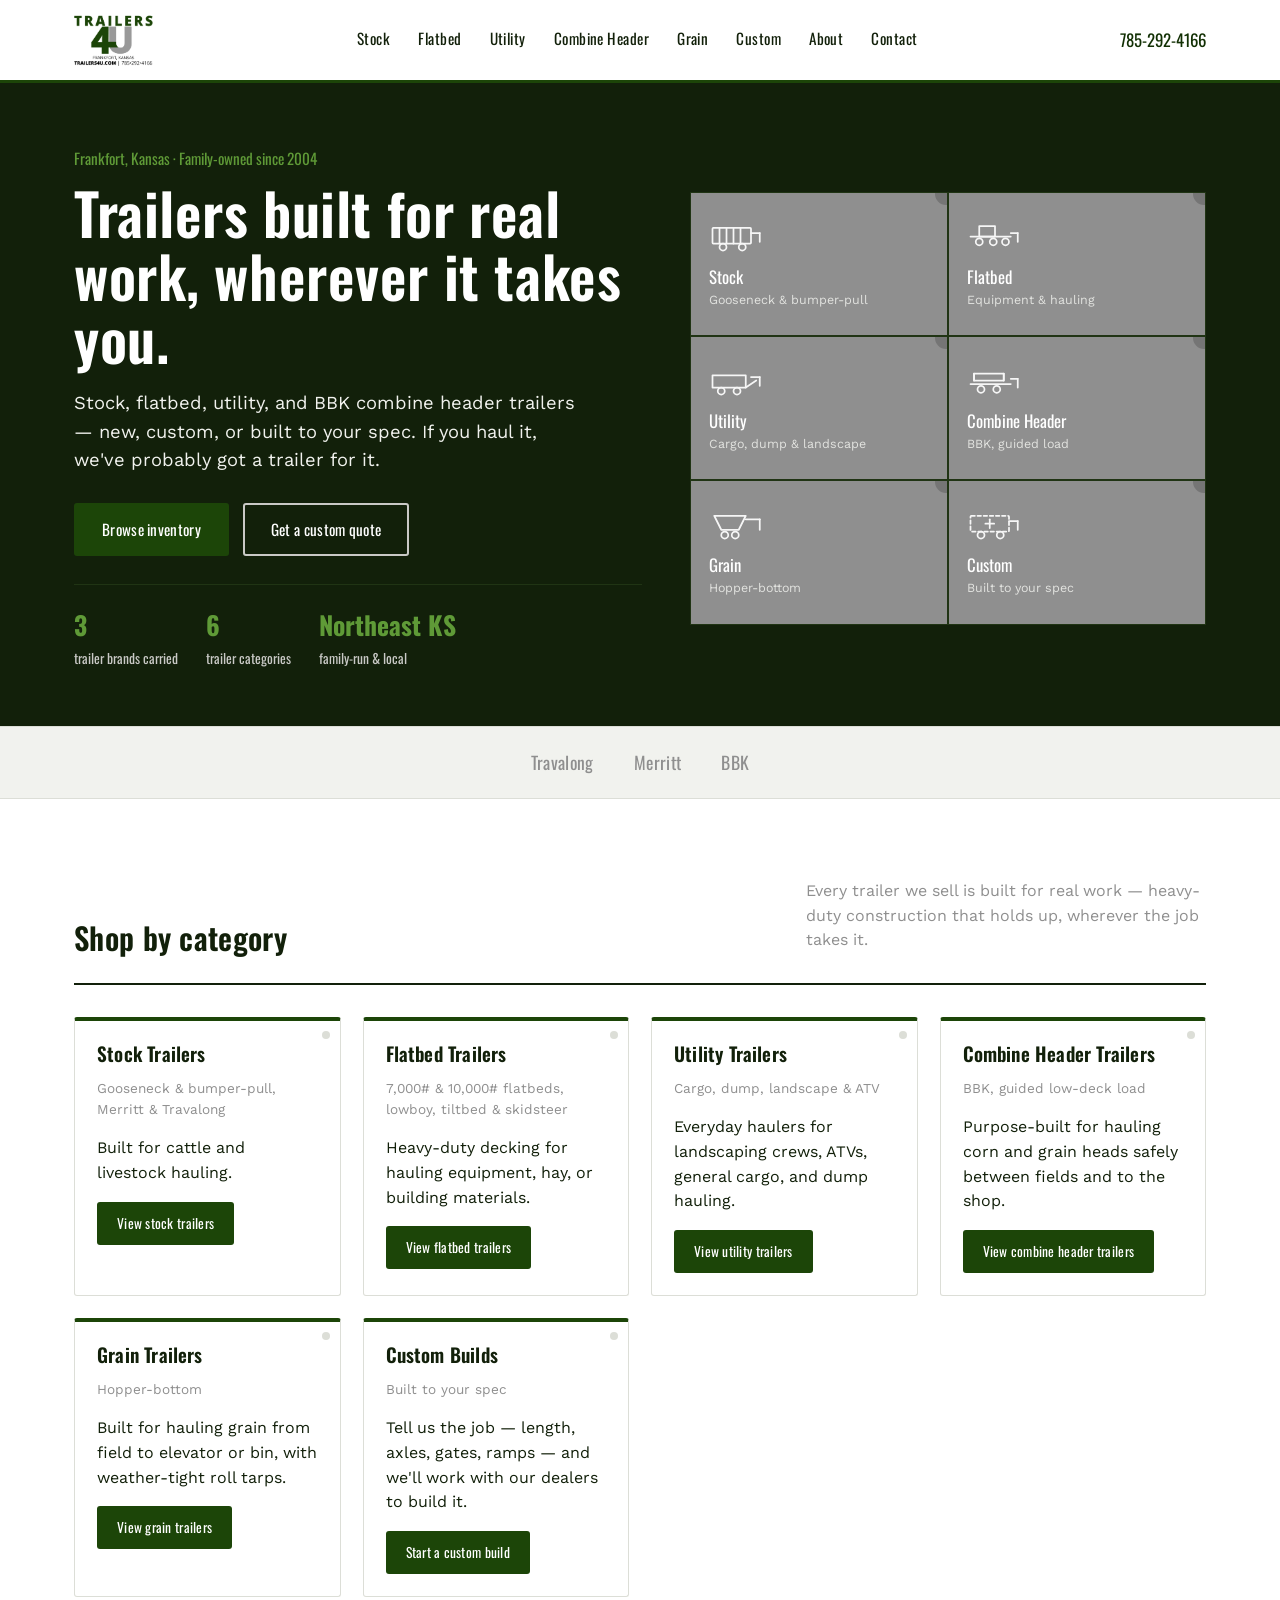
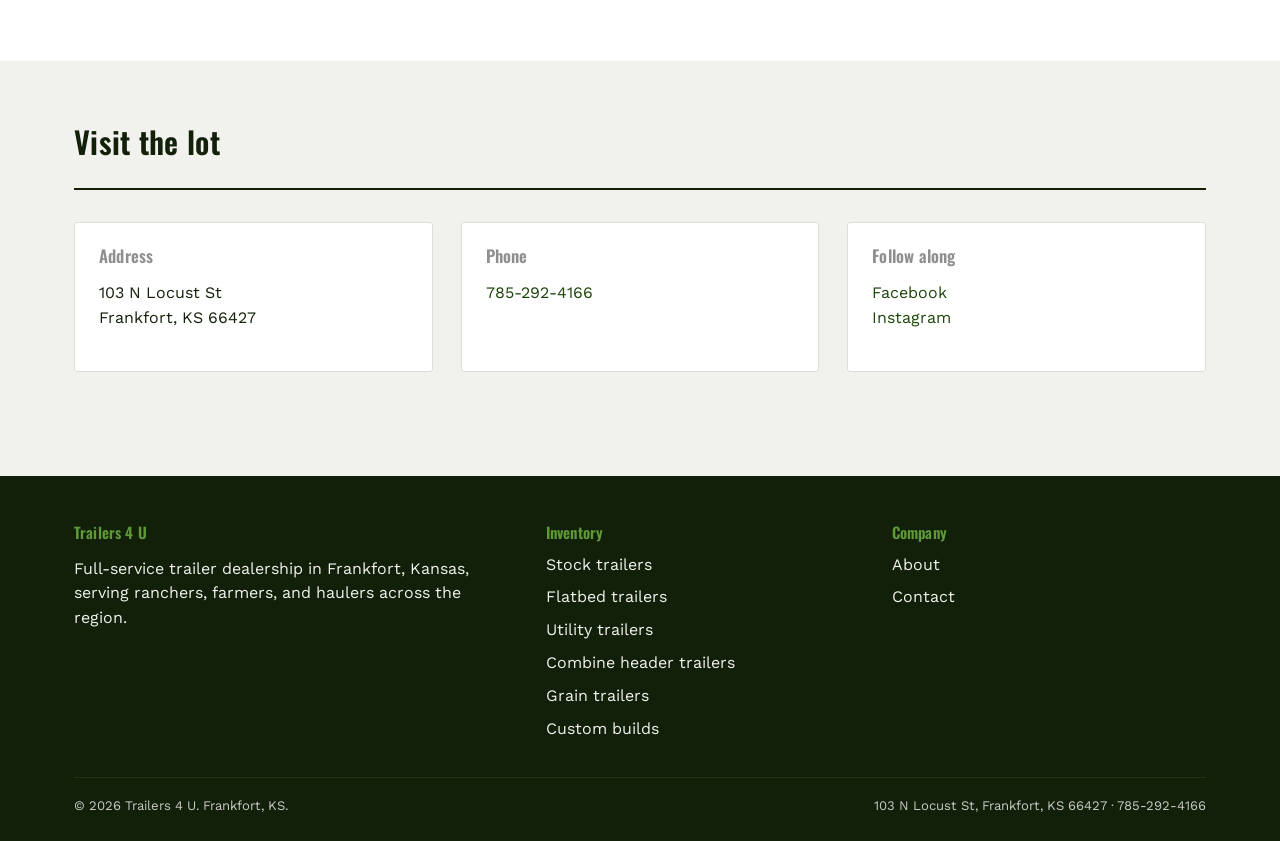
<file: index.html>
<!DOCTYPE html>
<html lang="en">
<head>
<meta charset="UTF-8">
<meta name="viewport" content="width=device-width, initial-scale=1.0">
<title>Trailers 4 U | Stock, Flatbed &amp; Utility Trailers in Frankfort, KS</title>
<meta name="description" content="Trailers 4 U is a full-service trailer dealership in Frankfort, Kansas, offering new and custom stock, flatbed, and utility trailers from Merritt, Travalong, and BBK.">
<link rel="canonical" href="https://www.trailers4u.com/">

<!-- Open Graph -->
<meta property="og:type" content="website">
<meta property="og:title" content="Trailers 4 U | Stock, Flatbed & Utility Trailers in Frankfort, KS">
<meta property="og:description" content="New and custom trailers for haulers, ranchers, and farmers in northeast Kansas. Stock, flatbed, utility, and custom builds.">
<meta property="og:url" content="https://www.trailers4u.com/">
<meta property="og:image" content="https://www.trailers4u.com/images/og-cover.jpg">
<meta property="og:locale" content="en_US">

<link rel="preconnect" href="https://fonts.googleapis.com">
<link rel="preconnect" href="https://fonts.gstatic.com" crossorigin>
<link href="https://fonts.googleapis.com/css2?family=Oswald:wght@500;600;700&family=Work+Sans:wght@400;500;600&display=swap" rel="stylesheet">
<link rel="stylesheet" href="css/styles.css">

<script type="application/ld+json">
{
  "@context": "https://schema.org",
  "@type": "Store",
  "name": "Trailers 4 U",
  "description": "Full-service trailer dealership offering stock, flatbed, utility, and custom trailers in northeast Kansas.",
  "url": "https://www.trailers4u.com/",
  "telephone": "+1-785-292-4166",
  "priceRange": "$$",
  "foundingDate": "2004",
  "image": "https://www.trailers4u.com/images/og-cover.jpg",
  "address": {
    "@type": "PostalAddress",
    "streetAddress": "103 N Locust St",
    "addressLocality": "Frankfort",
    "addressRegion": "KS",
    "postalCode": "66427",
    "addressCountry": "US"
  },
  "sameAs": [
    "https://www.facebook.com/Trailers4UKS",
    "https://www.instagram.com/trailers_4u.ks/"
  ]
}
</script>
</head>
<body>

<header class="site-header">
  <div class="container">
    <a href="index.html" class="brand"><img src="images/logo.png" alt="Trailers 4 U — Frankfort, Kansas"></a>
    <button class="nav-toggle" aria-expanded="false" aria-controls="main-nav">Menu</button>
    <nav class="main-nav" id="main-nav">
      <ul>
        <li><a href="inventory/stock.html">Stock</a></li>
        <li><a href="inventory/flatbed.html">Flatbed</a></li>
        <li><a href="inventory/utility.html">Utility</a></li>
        <li><a href="inventory/combine-header.html">Combine Header</a></li>
        <li><a href="inventory/grain.html">Grain</a></li>
        <li><a href="inventory/custom.html">Custom</a></li>
        <li><a href="about.html">About</a></li>
        <li><a href="contact.html">Contact</a></li>
      </ul>
    </nav>
    <a href="tel:+17852924166" class="header-phone">785-292-4166</a>
  </div>
</header>

<section class="hero">
  <div class="container">
    <div class="hero-copy">
      <p class="hero-eyebrow">Frankfort, Kansas · Family-owned since 2004</p>
      <h1>Trailers built for real work, wherever it takes you.</h1>
      <p class="lede">Stock, flatbed, utility, and BBK combine header trailers — new, custom, or built to your spec. If you haul it, we've probably got a trailer for it.</p>
      <div class="hero-ctas">
        <a href="inventory/stock.html" class="btn btn-primary">Browse inventory</a>
        <a href="contact.html" class="btn btn-outline">Get a custom quote</a>
      </div>
      <div class="hero-facts">
        <div><strong>3</strong><span>trailer brands carried</span></div>
        <div><strong>6</strong><span>trailer categories</span></div>
        <div><strong>Northeast KS</strong><span>family-run &amp; local</span></div>
      </div>
    </div>
    <div class="hero-grid">
      <a href="inventory/stock.html">
        <svg class="tile-icon" viewBox="0 0 64 40" aria-hidden="true"><rect x="4" y="10" width="44" height="18" rx="1"/><line x1="12" y1="10" x2="12" y2="28"/><line x1="20" y1="10" x2="20" y2="28"/><line x1="28" y1="10" x2="28" y2="28"/><line x1="36" y1="10" x2="36" y2="28"/><line x1="48" y1="16" x2="58" y2="16"/><line x1="58" y1="16" x2="58" y2="26"/><circle cx="16" cy="32" r="4"/><circle cx="38" cy="32" r="4"/></svg>
        <span class="tag">Stock</span><span class="sub">Gooseneck &amp; bumper-pull</span>
      </a>
      <a href="inventory/flatbed.html">
        <svg class="tile-icon" viewBox="0 0 64 40" aria-hidden="true"><line x1="4" y1="20" x2="50" y2="20"/><rect x="14" y="8" width="18" height="12"/><line x1="50" y1="16" x2="58" y2="16"/><line x1="58" y1="16" x2="58" y2="26"/><circle cx="14" cy="26" r="4"/><circle cx="30" cy="26" r="4"/><circle cx="44" cy="26" r="4"/></svg>
        <span class="tag">Flatbed</span><span class="sub">Equipment &amp; hauling</span>
      </a>
      <a href="inventory/utility.html">
        <svg class="tile-icon" viewBox="0 0 64 40" aria-hidden="true"><path d="M4 14 h38 v14 h-38 z" /><line x1="42" y1="28" x2="54" y2="20"/><line x1="48" y1="16" x2="58" y2="16"/><line x1="58" y1="16" x2="58" y2="26"/><circle cx="14" cy="32" r="4"/><circle cx="32" cy="32" r="4"/></svg>
        <span class="tag">Utility</span><span class="sub">Cargo, dump &amp; landscape</span>
      </a>
      <a href="inventory/combine-header.html">
        <svg class="tile-icon" viewBox="0 0 64 40" aria-hidden="true"><line x1="4" y1="24" x2="50" y2="24"/><rect x="8" y="12" width="34" height="8"/><line x1="8" y1="12" x2="8" y2="20"/><line x1="42" y1="12" x2="42" y2="20"/><line x1="50" y1="18" x2="58" y2="18"/><line x1="58" y1="18" x2="58" y2="28"/><circle cx="16" cy="30" r="4"/><circle cx="34" cy="30" r="4"/></svg>
        <span class="tag">Combine Header</span><span class="sub">BBK, guided load</span>
      </a>
      <a href="inventory/grain.html">
        <svg class="tile-icon" viewBox="0 0 64 40" aria-hidden="true"><path d="M6 10 L42 10 L34 26 L14 26 Z"/><line x1="42" y1="14" x2="58" y2="14"/><line x1="58" y1="14" x2="58" y2="26"/><circle cx="18" cy="32" r="4"/><circle cx="30" cy="32" r="4"/></svg>
        <span class="tag">Grain</span><span class="sub">Hopper-bottom</span>
      </a>
      <a href="inventory/custom.html">
        <svg class="tile-icon" viewBox="0 0 64 40" aria-hidden="true"><rect x="4" y="10" width="44" height="18" rx="1" stroke-dasharray="4 3"/><line x1="26" y1="14" x2="26" y2="24"/><line x1="21" y1="19" x2="31" y2="19"/><line x1="48" y1="16" x2="58" y2="16"/><line x1="58" y1="16" x2="58" y2="26"/><circle cx="16" cy="32" r="4"/><circle cx="38" cy="32" r="4"/></svg>
        <span class="tag">Custom</span><span class="sub">Built to your spec</span>
      </a>
    </div>
  </div>
</section>

<div class="brand-strip">
  <div class="container">
    <span>Travalong</span>
    <span>Merritt</span>
    <span>BBK</span>
  </div>
</div>

<section class="section section-alt">
  <div class="container">
    <div class="section-head">
      <h2>Shop by category</h2>
      <p class="section-note">Every trailer we sell is built for real work — heavy-duty construction that holds up, wherever the job takes it.</p>
    </div>
    <div class="plate-grid">
      <div class="plate-card">
        <h3>Stock Trailers</h3>
        <p class="plate-meta">Gooseneck &amp; bumper-pull, Merritt &amp; Travalong</p>
        <p>Built for cattle and livestock hauling.</p>
        <a href="inventory/stock.html" class="btn btn-primary">View stock trailers</a>
      </div>
      <div class="plate-card">
        <h3>Flatbed Trailers</h3>
        <p class="plate-meta">7,000# &amp; 10,000# flatbeds, lowboy, tiltbed &amp; skidsteer</p>
        <p>Heavy-duty decking for hauling equipment, hay, or building materials.</p>
        <a href="inventory/flatbed.html" class="btn btn-primary">View flatbed trailers</a>
      </div>
      <div class="plate-card">
        <h3>Utility Trailers</h3>
        <p class="plate-meta">Cargo, dump, landscape &amp; ATV</p>
        <p>Everyday haulers for landscaping crews, ATVs, general cargo, and dump hauling.</p>
        <a href="inventory/utility.html" class="btn btn-primary">View utility trailers</a>
      </div>
      <div class="plate-card">
        <h3>Combine Header Trailers</h3>
        <p class="plate-meta">BBK, guided low-deck load</p>
        <p>Purpose-built for hauling corn and grain heads safely between fields and to the shop.</p>
        <a href="inventory/combine-header.html" class="btn btn-primary">View combine header trailers</a>
      </div>
      <div class="plate-card">
        <h3>Grain Trailers</h3>
        <p class="plate-meta">Hopper-bottom</p>
        <p>Built for hauling grain from field to elevator or bin, with weather-tight roll tarps.</p>
        <a href="inventory/grain.html" class="btn btn-primary">View grain trailers</a>
      </div>
      <div class="plate-card">
        <h3>Custom Builds</h3>
        <p class="plate-meta">Built to your spec</p>
        <p>Tell us the job — length, axles, gates, ramps — and we'll work with our dealers to build it.</p>
        <a href="inventory/custom.html" class="btn btn-primary">Start a custom build</a>
      </div>
    </div>
  </div>
</section>

<section class="section">
  <div class="container">
    <div class="section-head">
      <h2>Visit the lot</h2>
    </div>
    <div class="info-grid">
      <div class="info-card">
        <h3>Address</h3>
        <p>103 N Locust St<br>Frankfort, KS 66427</p>
      </div>
      <div class="info-card">
        <h3>Phone</h3>
        <p><a href="tel:+17852924166">785-292-4166</a></p>
      </div>
      <div class="info-card">
        <h3>Follow along</h3>
        <p><a href="https://www.facebook.com/Trailers4UKS">Facebook</a><br><a href="https://www.instagram.com/trailers_4u.ks/">Instagram</a></p>
      </div>
    </div>
  </div>
</section>

<footer class="site-footer">
  <div class="container">
    <div class="footer-grid">
      <div>
        <h4>Trailers 4 U</h4>
        <p>Full-service trailer dealership in Frankfort, Kansas, serving ranchers, farmers, and haulers across the region.</p>
      </div>
      <div>
        <h4>Inventory</h4>
        <ul>
          <li><a href="inventory/stock.html">Stock trailers</a></li>
          <li><a href="inventory/flatbed.html">Flatbed trailers</a></li>
          <li><a href="inventory/utility.html">Utility trailers</a></li>
          <li><a href="inventory/combine-header.html">Combine header trailers</a></li>
          <li><a href="inventory/grain.html">Grain trailers</a></li>
          <li><a href="inventory/custom.html">Custom builds</a></li>
        </ul>
      </div>
      <div>
        <h4>Company</h4>
        <ul>
          <li><a href="about.html">About</a></li>
          <li><a href="contact.html">Contact</a></li>
        </ul>
      </div>
    </div>
    <div class="footer-bottom">
      <span>&copy; 2026 Trailers 4 U. Frankfort, KS.</span>
      <span>103 N Locust St, Frankfort, KS 66427 · 785-292-4166</span>
    </div>
  </div>
</footer>

<script src="js/main.js"></script>
</body>
</html>
</file>
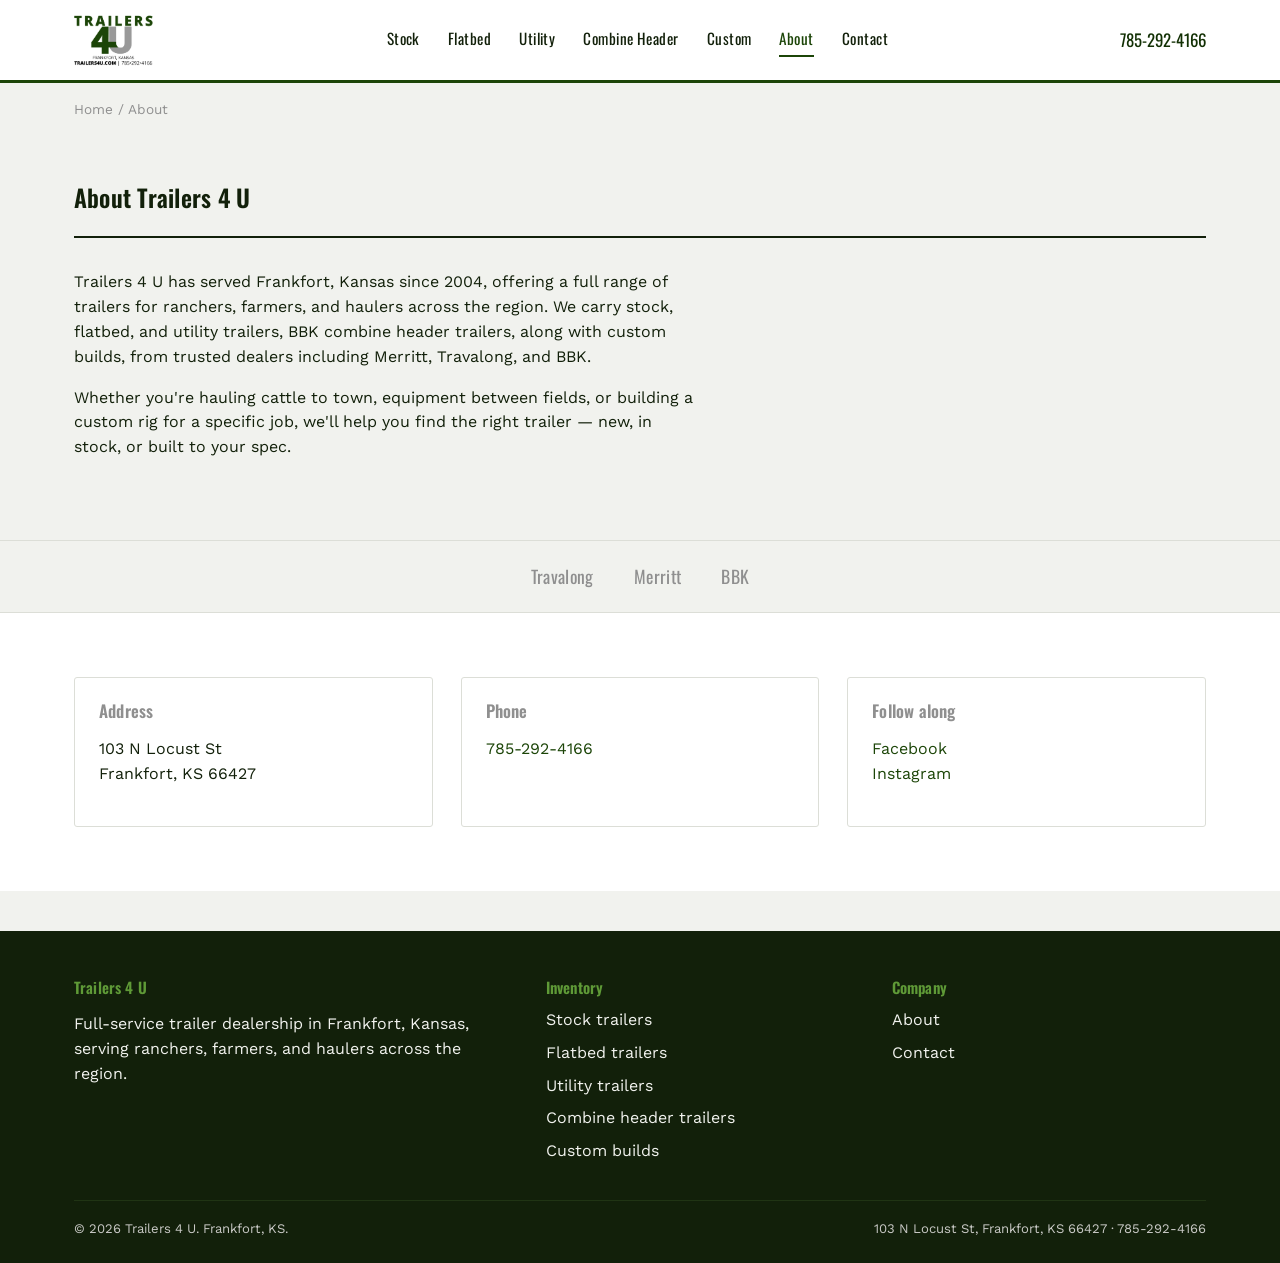
<file: about.html>
<!DOCTYPE html>
<html lang="en">
<head>
<meta charset="UTF-8">
<meta name="viewport" content="width=device-width, initial-scale=1.0">
<title>About Trailers 4 U | Frankfort, Kansas</title>
<meta name="description" content="Trailers 4 U is a full-service trailer dealership in Frankfort, Kansas, serving ranchers, farmers, and haulers across northeast Kansas.">
<link rel="canonical" href="https://www.trailers4u.com/about.html">
<meta property="og:type" content="website">
<meta property="og:title" content="About Trailers 4 U">
<meta property="og:description" content="Full-service trailer dealership in Frankfort, Kansas.">
<meta property="og:url" content="https://www.trailers4u.com/about.html">

<link rel="preconnect" href="https://fonts.googleapis.com">
<link rel="preconnect" href="https://fonts.gstatic.com" crossorigin>
<link href="https://fonts.googleapis.com/css2?family=Oswald:wght@500;600;700&family=Work+Sans:wght@400;500;600&display=swap" rel="stylesheet">
<link rel="stylesheet" href="css/styles.css">
</head>
<body>

<header class="site-header">
  <div class="container">
    <a href="index.html" class="brand"><img src="images/logo.png" alt="Trailers 4 U — Frankfort, Kansas"></a>
    <button class="nav-toggle" aria-expanded="false" aria-controls="main-nav">Menu</button>
    <nav class="main-nav" id="main-nav">
      <ul>
        <li><a href="inventory/stock.html">Stock</a></li>
        <li><a href="inventory/flatbed.html">Flatbed</a></li>
        <li><a href="inventory/utility.html">Utility</a></li>
        <li><a href="inventory/combine-header.html">Combine Header</a></li>
        <li><a href="inventory/custom.html">Custom</a></li>
        <li><a href="about.html" aria-current="page">About</a></li>
        <li><a href="contact.html">Contact</a></li>
      </ul>
    </nav>
    <a href="tel:+17852924166" class="header-phone">785-292-4166</a>
  </div>
</header>

<div class="container">
  <nav class="breadcrumb" aria-label="Breadcrumb"><a href="index.html">Home</a> / About</nav>
</div>

<section class="section">
  <div class="container">
    <div class="section-head">
      <h1>About Trailers 4 U</h1>
    </div>
    <p>Trailers 4 U has served Frankfort, Kansas since 2004, offering a full range of trailers for ranchers, farmers, and haulers across the region. We carry stock, flatbed, and utility trailers, BBK combine header trailers, along with custom builds, from trusted dealers including Merritt, Travalong, and BBK.</p>
    <p>Whether you're hauling cattle to town, equipment between fields, or building a custom rig for a specific job, we'll help you find the right trailer — new, in stock, or built to your spec.</p>
  </div>
</section>

<div class="brand-strip">
  <div class="container">
    <span>Travalong</span>
    <span>Merritt</span>
    <span>BBK</span>
  </div>
</div>

<section class="section section-alt">
  <div class="container">
    <div class="info-grid">
      <div class="info-card">
        <h3>Address</h3>
        <p>103 N Locust St<br>Frankfort, KS 66427</p>
      </div>
      <div class="info-card">
        <h3>Phone</h3>
        <p><a href="tel:+17852924166">785-292-4166</a></p>
      </div>
      <div class="info-card">
        <h3>Follow along</h3>
        <p><a href="https://www.facebook.com/Trailers4UKS">Facebook</a><br><a href="https://www.instagram.com/trailers_4u.ks/">Instagram</a></p>
      </div>
    </div>
  </div>
</section>

<footer class="site-footer">
  <div class="container">
    <div class="footer-grid">
      <div>
        <h4>Trailers 4 U</h4>
        <p>Full-service trailer dealership in Frankfort, Kansas, serving ranchers, farmers, and haulers across the region.</p>
      </div>
      <div>
        <h4>Inventory</h4>
        <ul>
          <li><a href="inventory/stock.html">Stock trailers</a></li>
          <li><a href="inventory/flatbed.html">Flatbed trailers</a></li>
          <li><a href="inventory/utility.html">Utility trailers</a></li>
          <li><a href="inventory/combine-header.html">Combine header trailers</a></li>
          <li><a href="inventory/custom.html">Custom builds</a></li>
        </ul>
      </div>
      <div>
        <h4>Company</h4>
        <ul>
          <li><a href="about.html">About</a></li>
          <li><a href="contact.html">Contact</a></li>
        </ul>
      </div>
    </div>
    <div class="footer-bottom">
      <span>&copy; 2026 Trailers 4 U. Frankfort, KS.</span>
      <span>103 N Locust St, Frankfort, KS 66427 · 785-292-4166</span>
    </div>
  </div>
</footer>

<script src="js/main.js"></script>
</body>
</html>
</file>
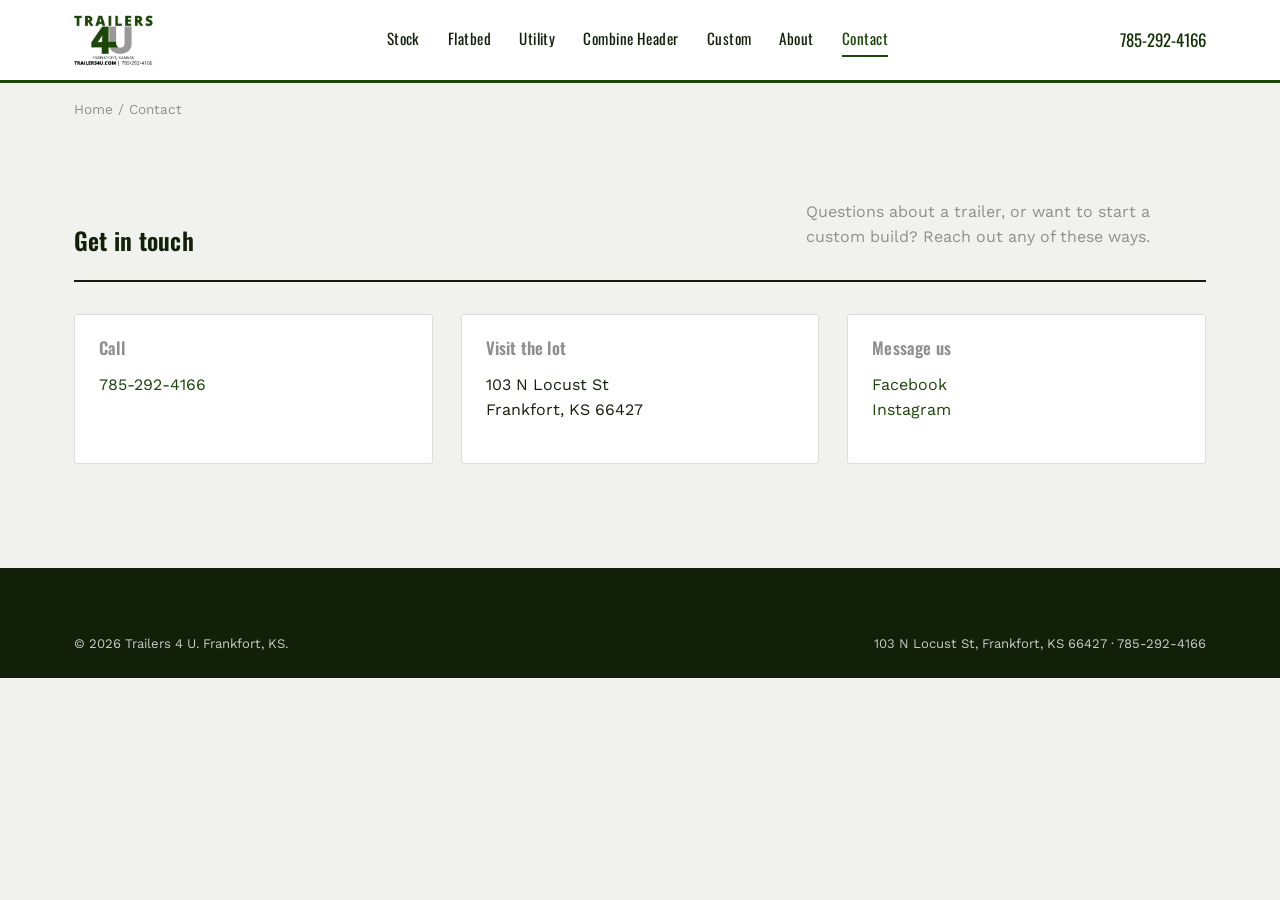
<file: contact.html>
<!DOCTYPE html>
<html lang="en">
<head>
<meta charset="UTF-8">
<meta name="viewport" content="width=device-width, initial-scale=1.0">
<title>Contact Trailers 4 U | Frankfort, KS</title>
<meta name="description" content="Contact Trailers 4 U in Frankfort, Kansas — call, message us on Facebook, or stop by the lot at 103 N Locust St.">
<link rel="canonical" href="https://www.trailers4u.com/contact.html">
<link rel="preconnect" href="https://fonts.googleapis.com">
<link rel="preconnect" href="https://fonts.gstatic.com" crossorigin>
<link href="https://fonts.googleapis.com/css2?family=Oswald:wght@500;600;700&family=Work+Sans:wght@400;500;600&display=swap" rel="stylesheet">
<link rel="stylesheet" href="css/styles.css">
</head>
<body>

<header class="site-header">
  <div class="container">
    <a href="index.html" class="brand"><img src="images/logo.png" alt="Trailers 4 U — Frankfort, Kansas"></a>
    <button class="nav-toggle" aria-expanded="false" aria-controls="main-nav">Menu</button>
    <nav class="main-nav" id="main-nav">
      <ul>
        <li><a href="inventory/stock.html">Stock</a></li>
        <li><a href="inventory/flatbed.html">Flatbed</a></li>
        <li><a href="inventory/utility.html">Utility</a></li>
        <li><a href="inventory/combine-header.html">Combine Header</a></li>
        <li><a href="inventory/custom.html">Custom</a></li>
        <li><a href="about.html">About</a></li>
        <li><a href="contact.html" aria-current="page">Contact</a></li>
      </ul>
    </nav>
    <a href="tel:+17852924166" class="header-phone">785-292-4166</a>
  </div>
</header>

<div class="container">
  <nav class="breadcrumb" aria-label="Breadcrumb"><a href="index.html">Home</a> / Contact</nav>
</div>

<section class="section">
  <div class="container">
    <div class="section-head">
      <h1>Get in touch</h1>
      <p class="section-note">Questions about a trailer, or want to start a custom build? Reach out any of these ways.</p>
    </div>
    <div class="info-grid">
      <div class="info-card">
        <h3>Call</h3>
        <p><a href="tel:+17852924166">785-292-4166</a></p>
      </div>
      <div class="info-card">
        <h3>Visit the lot</h3>
        <p>103 N Locust St<br>Frankfort, KS 66427</p>
      </div>
      <div class="info-card">
        <h3>Message us</h3>
        <p><a href="https://www.facebook.com/Trailers4UKS">Facebook</a><br><a href="https://www.instagram.com/trailers_4u.ks/">Instagram</a></p>
      </div>
    </div>
  </div>
</section>

<footer class="site-footer">
  <div class="container">
    <div class="footer-bottom">
      <span>&copy; 2026 Trailers 4 U. Frankfort, KS.</span>
      <span>103 N Locust St, Frankfort, KS 66427 · 785-292-4166</span>
    </div>
  </div>
</footer>

<script src="js/main.js"></script>
</body>
</html>
</file>
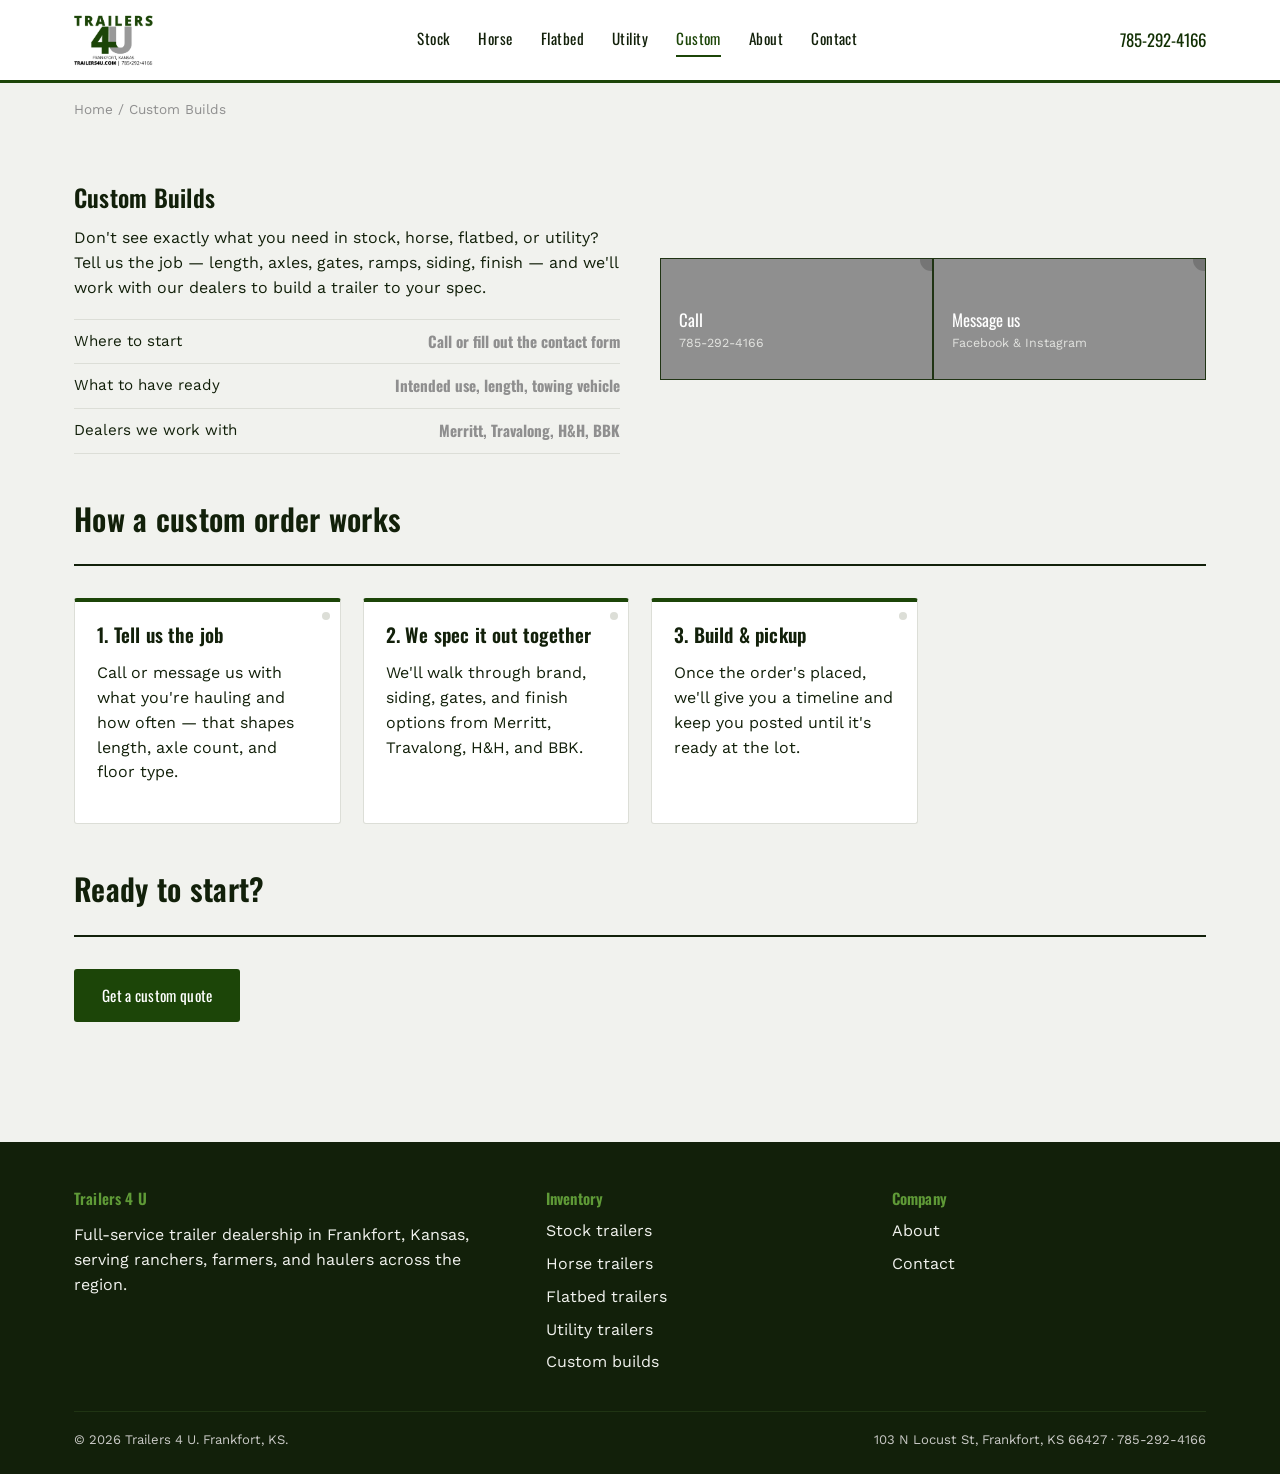
<file: custom.html>
<!DOCTYPE html>
<html lang="en">
<head>
<meta charset="UTF-8">
<meta name="viewport" content="width=device-width, initial-scale=1.0">
<title>Custom Trailer Builds | Built to Your Spec | Trailers 4 U, Frankfort KS</title>
<meta name="description" content="Custom trailer builds at Trailers 4 U in Frankfort, Kansas — tell us the length, axles, gates, and finish, and we'll work with our dealers to build it.">
<link rel="canonical" href="https://www.trailers4u.com/inventory/custom.html">
<meta property="og:type" content="website">
<meta property="og:title" content="Custom Trailer Builds | Trailers 4 U">
<meta property="og:description" content="Built-to-spec trailers from Trailers 4 U in Frankfort, Kansas.">
<meta property="og:url" content="https://www.trailers4u.com/inventory/custom.html">

<link rel="preconnect" href="https://fonts.googleapis.com">
<link rel="preconnect" href="https://fonts.gstatic.com" crossorigin>
<link href="https://fonts.googleapis.com/css2?family=Oswald:wght@500;600;700&family=Work+Sans:wght@400;500;600&display=swap" rel="stylesheet">
<link rel="stylesheet" href="../css/styles.css">

<script type="application/ld+json">
{
  "@context": "https://schema.org",
  "@type": "BreadcrumbList",
  "itemListElement": [
    {"@type": "ListItem", "position": 1, "name": "Home", "item": "https://www.trailers4u.com/"},
    {"@type": "ListItem", "position": 2, "name": "Custom Builds", "item": "https://www.trailers4u.com/inventory/custom.html"}
  ]
}
</script>
</head>
<body>

<header class="site-header">
  <div class="container">
    <a href="../index.html" class="brand"><img src="../images/logo.png" alt="Trailers 4 U — Frankfort, Kansas"></a>
    <button class="nav-toggle" aria-expanded="false" aria-controls="main-nav">Menu</button>
    <nav class="main-nav" id="main-nav">
      <ul>
        <li><a href="stock.html">Stock</a></li>
        <li><a href="horse.html">Horse</a></li>
        <li><a href="flatbed.html">Flatbed</a></li>
        <li><a href="utility.html">Utility</a></li>
        <li><a href="custom.html" aria-current="page">Custom</a></li>
        <li><a href="../about.html">About</a></li>
        <li><a href="../contact.html">Contact</a></li>
      </ul>
    </nav>
    <a href="tel:+17852924166" class="header-phone">785-292-4166</a>
  </div>
</header>

<div class="container">
  <nav class="breadcrumb" aria-label="Breadcrumb">
    <a href="../index.html">Home</a> / Custom Builds
  </nav>
</div>

<section class="section">
  <div class="container">
    <div class="cat-intro">
      <div>
        <h1>Custom Builds</h1>
        <p>Don't see exactly what you need in stock, horse, flatbed, or utility? Tell us the job — length, axles, gates, ramps, siding, finish — and we'll work with our dealers to build a trailer to your spec.</p>
        <ul class="specs">
          <li><span>Where to start</span> <strong>Call or fill out the contact form</strong></li>
          <li><span>What to have ready</span> <strong>Intended use, length, towing vehicle</strong></li>
          <li><span>Dealers we work with</span> <strong>Merritt, Travalong, H&amp;H, BBK</strong></li>
        </ul>
      </div>
      <div class="hero-grid">
        <a href="../contact.html"><span class="tag">Call</span><span class="sub">785-292-4166</span></a>
        <a href="../contact.html"><span class="tag">Message us</span><span class="sub">Facebook &amp; Instagram</span></a>
      </div>
    </div>

    <div class="section-head">
      <h2>How a custom order works</h2>
    </div>

    <div class="plate-grid">
      <div class="plate-card">
        <h3>1. Tell us the job</h3>
        <p>Call or message us with what you're hauling and how often — that shapes length, axle count, and floor type.</p>
      </div>
      <div class="plate-card">
        <h3>2. We spec it out together</h3>
        <p>We'll walk through brand, siding, gates, and finish options from Merritt, Travalong, H&amp;H, and BBK.</p>
      </div>
      <div class="plate-card">
        <h3>3. Build &amp; pickup</h3>
        <p>Once the order's placed, we'll give you a timeline and keep you posted until it's ready at the lot.</p>
      </div>
    </div>

    <div class="section-head" style="margin-top: 48px;">
      <h2>Ready to start?</h2>
    </div>
    <p><a href="../contact.html" class="btn btn-primary">Get a custom quote</a></p>
  </div>
</section>

<footer class="site-footer">
  <div class="container">
    <div class="footer-grid">
      <div>
        <h4>Trailers 4 U</h4>
        <p>Full-service trailer dealership in Frankfort, Kansas, serving ranchers, farmers, and haulers across the region.</p>
      </div>
      <div>
        <h4>Inventory</h4>
        <ul>
          <li><a href="stock.html">Stock trailers</a></li>
          <li><a href="horse.html">Horse trailers</a></li>
          <li><a href="flatbed.html">Flatbed trailers</a></li>
          <li><a href="utility.html">Utility trailers</a></li>
          <li><a href="custom.html">Custom builds</a></li>
        </ul>
      </div>
      <div>
        <h4>Company</h4>
        <ul>
          <li><a href="../about.html">About</a></li>
          <li><a href="../contact.html">Contact</a></li>
        </ul>
      </div>
    </div>
    <div class="footer-bottom">
      <span>&copy; 2026 Trailers 4 U. Frankfort, KS.</span>
      <span>103 N Locust St, Frankfort, KS 66427 · 785-292-4166</span>
    </div>
  </div>
</footer>

<script src="../js/main.js"></script>
</body>
</html>
</file>
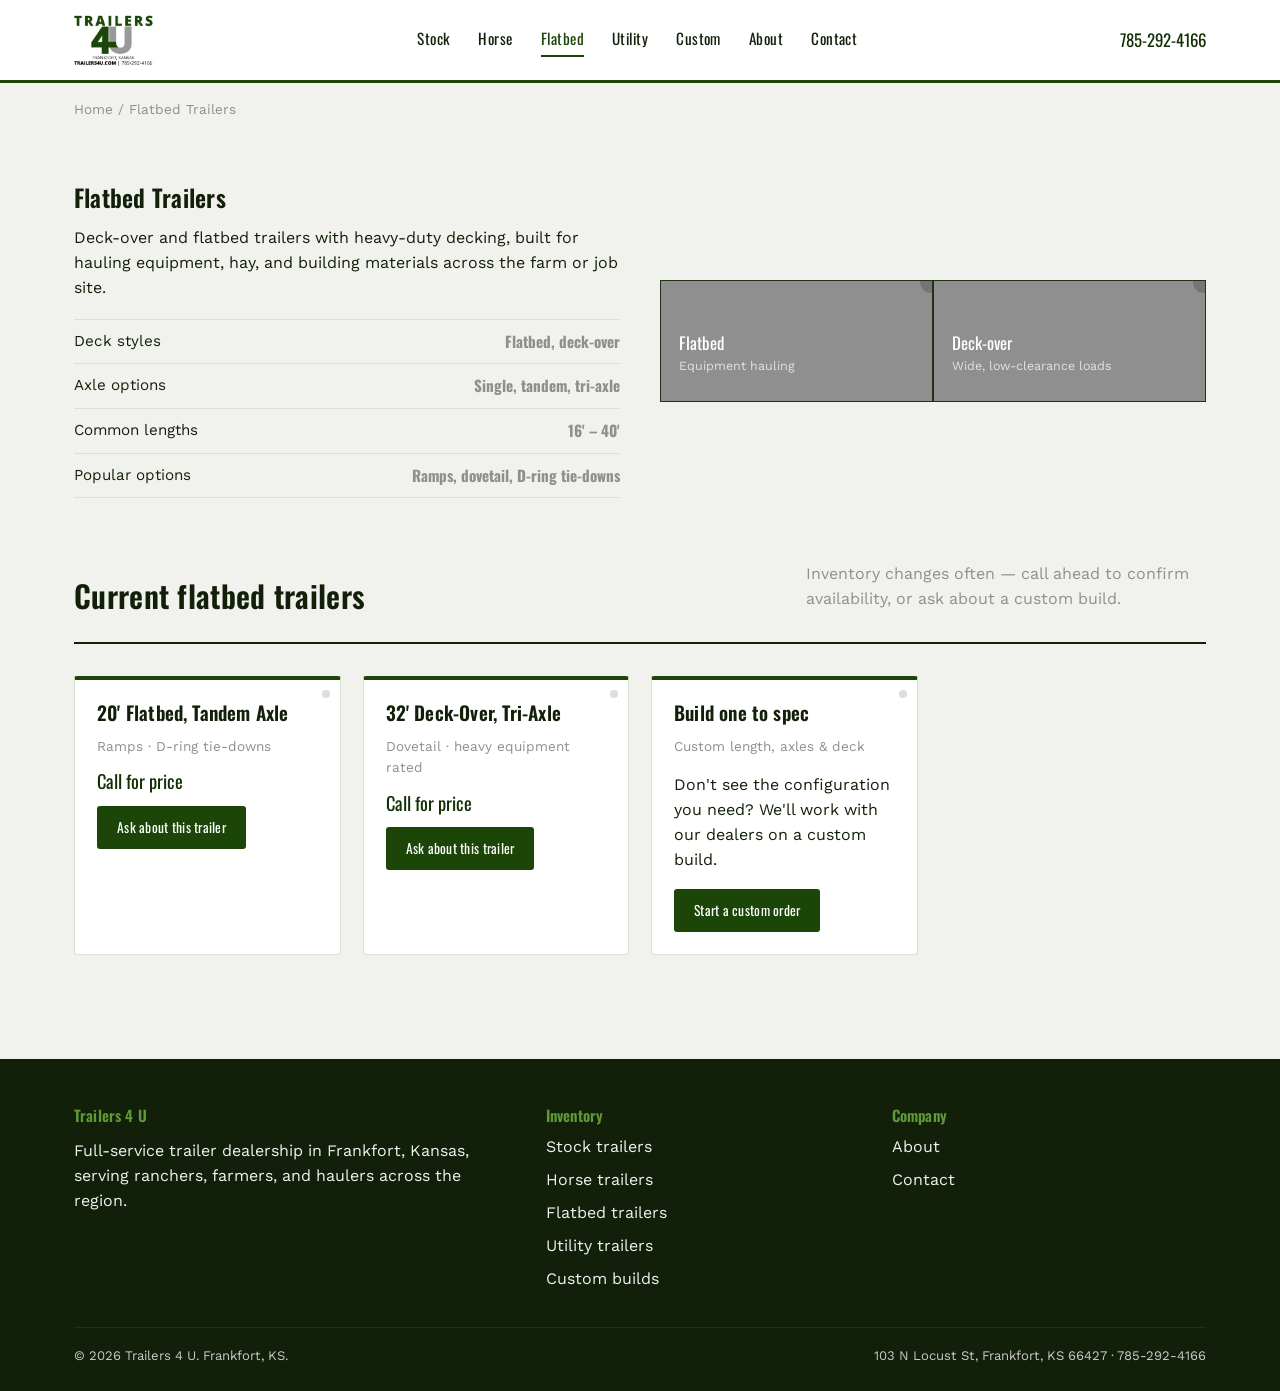
<file: flatbed.html>
<!DOCTYPE html>
<html lang="en">
<head>
<meta charset="UTF-8">
<meta name="viewport" content="width=device-width, initial-scale=1.0">
<title>Flatbed Trailers for Sale | Equipment &amp; Deck-Over | Trailers 4 U, Frankfort KS</title>
<meta name="description" content="Heavy-duty flatbed and deck-over trailers at Trailers 4 U in Frankfort, Kansas, for hauling equipment, hay, and building materials.">
<link rel="canonical" href="https://www.trailers4u.com/inventory/flatbed.html">
<meta property="og:type" content="website">
<meta property="og:title" content="Flatbed Trailers for Sale | Trailers 4 U">
<meta property="og:description" content="Heavy-duty flatbed and deck-over trailers in Frankfort, Kansas.">
<meta property="og:url" content="https://www.trailers4u.com/inventory/flatbed.html">

<link rel="preconnect" href="https://fonts.googleapis.com">
<link rel="preconnect" href="https://fonts.gstatic.com" crossorigin>
<link href="https://fonts.googleapis.com/css2?family=Oswald:wght@500;600;700&family=Work+Sans:wght@400;500;600&display=swap" rel="stylesheet">
<link rel="stylesheet" href="../css/styles.css">

<script type="application/ld+json">
{
  "@context": "https://schema.org",
  "@type": "BreadcrumbList",
  "itemListElement": [
    {"@type": "ListItem", "position": 1, "name": "Home", "item": "https://www.trailers4u.com/"},
    {"@type": "ListItem", "position": 2, "name": "Flatbed Trailers", "item": "https://www.trailers4u.com/inventory/flatbed.html"}
  ]
}
</script>
</head>
<body>

<header class="site-header">
  <div class="container">
    <a href="../index.html" class="brand"><img src="../images/logo.png" alt="Trailers 4 U — Frankfort, Kansas"></a>
    <button class="nav-toggle" aria-expanded="false" aria-controls="main-nav">Menu</button>
    <nav class="main-nav" id="main-nav">
      <ul>
        <li><a href="stock.html">Stock</a></li>
        <li><a href="horse.html">Horse</a></li>
        <li><a href="flatbed.html" aria-current="page">Flatbed</a></li>
        <li><a href="utility.html">Utility</a></li>
        <li><a href="custom.html">Custom</a></li>
        <li><a href="../about.html">About</a></li>
        <li><a href="../contact.html">Contact</a></li>
      </ul>
    </nav>
    <a href="tel:+17852924166" class="header-phone">785-292-4166</a>
  </div>
</header>

<div class="container">
  <nav class="breadcrumb" aria-label="Breadcrumb">
    <a href="../index.html">Home</a> / Flatbed Trailers
  </nav>
</div>

<section class="section">
  <div class="container">
    <div class="cat-intro">
      <div>
        <h1>Flatbed Trailers</h1>
        <p>Deck-over and flatbed trailers with heavy-duty decking, built for hauling equipment, hay, and building materials across the farm or job site.</p>
        <ul class="specs">
          <li><span>Deck styles</span> <strong>Flatbed, deck-over</strong></li>
          <li><span>Axle options</span> <strong>Single, tandem, tri-axle</strong></li>
          <li><span>Common lengths</span> <strong>16' – 40'</strong></li>
          <li><span>Popular options</span> <strong>Ramps, dovetail, D-ring tie-downs</strong></li>
        </ul>
      </div>
      <div class="hero-grid">
        <a href="#inventory"><span class="tag">Flatbed</span><span class="sub">Equipment hauling</span></a>
        <a href="#inventory"><span class="tag">Deck-over</span><span class="sub">Wide, low-clearance loads</span></a>
      </div>
    </div>

    <div class="section-head" id="inventory">
      <h2>Current flatbed trailers</h2>
      <p class="section-note">Inventory changes often — call ahead to confirm availability, or ask about a custom build.</p>
    </div>

    <div class="plate-grid">
      <div class="plate-card">
        <h3>20' Flatbed, Tandem Axle</h3>
        <p class="plate-meta">Ramps · D-ring tie-downs</p>
        <p class="plate-price">Call for price</p>
        <a href="../contact.html" class="btn btn-primary">Ask about this trailer</a>
      </div>
      <div class="plate-card">
        <h3>32' Deck-Over, Tri-Axle</h3>
        <p class="plate-meta">Dovetail · heavy equipment rated</p>
        <p class="plate-price">Call for price</p>
        <a href="../contact.html" class="btn btn-primary">Ask about this trailer</a>
      </div>
      <div class="plate-card">
        <h3>Build one to spec</h3>
        <p class="plate-meta">Custom length, axles &amp; deck</p>
        <p>Don't see the configuration you need? We'll work with our dealers on a custom build.</p>
        <a href="custom.html" class="btn btn-primary">Start a custom order</a>
      </div>
    </div>
  </div>
</section>

<footer class="site-footer">
  <div class="container">
    <div class="footer-grid">
      <div>
        <h4>Trailers 4 U</h4>
        <p>Full-service trailer dealership in Frankfort, Kansas, serving ranchers, farmers, and haulers across the region.</p>
      </div>
      <div>
        <h4>Inventory</h4>
        <ul>
          <li><a href="stock.html">Stock trailers</a></li>
          <li><a href="horse.html">Horse trailers</a></li>
          <li><a href="flatbed.html">Flatbed trailers</a></li>
          <li><a href="utility.html">Utility trailers</a></li>
          <li><a href="custom.html">Custom builds</a></li>
        </ul>
      </div>
      <div>
        <h4>Company</h4>
        <ul>
          <li><a href="../about.html">About</a></li>
          <li><a href="../contact.html">Contact</a></li>
        </ul>
      </div>
    </div>
    <div class="footer-bottom">
      <span>&copy; 2026 Trailers 4 U. Frankfort, KS.</span>
      <span>103 N Locust St, Frankfort, KS 66427 · 785-292-4166</span>
    </div>
  </div>
</footer>

<script src="../js/main.js"></script>
</body>
</html>
</file>
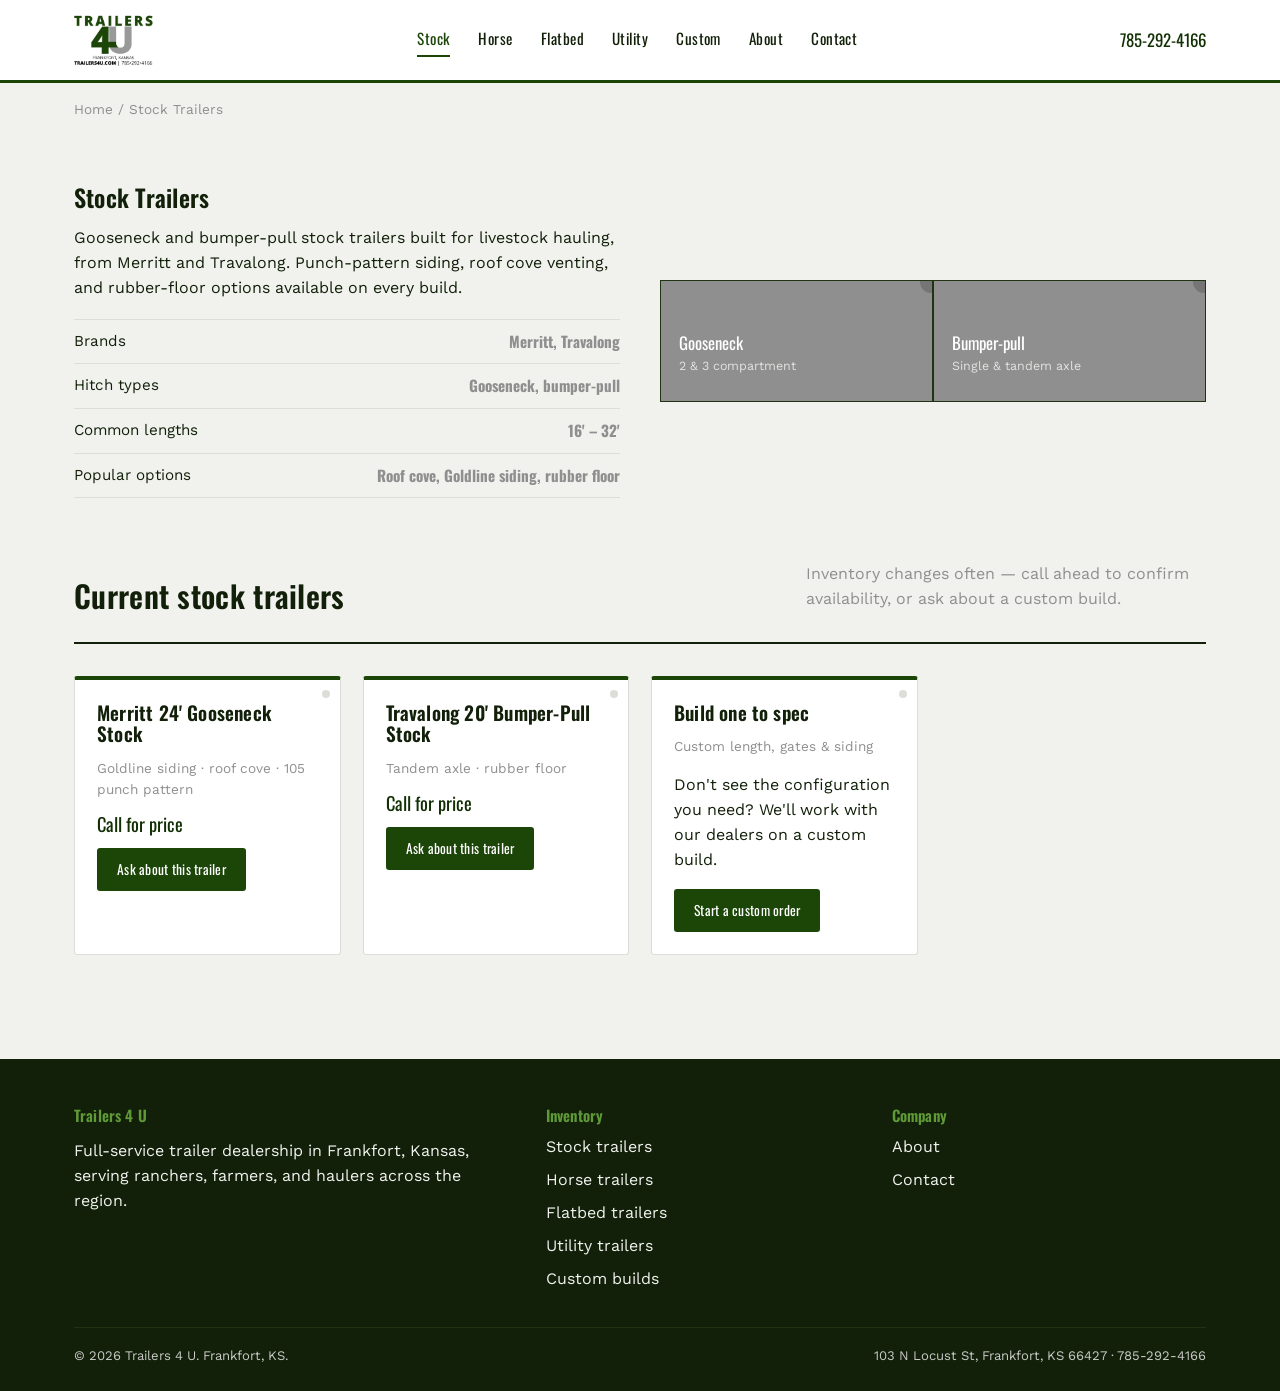
<file: stock.html>
<!DOCTYPE html>
<html lang="en">
<head>
<meta charset="UTF-8">
<meta name="viewport" content="width=device-width, initial-scale=1.0">
<title>Stock Trailers for Sale | Merritt &amp; Travalong | Trailers 4 U, Frankfort KS</title>
<meta name="description" content="Gooseneck and bumper-pull stock trailers from Merritt and Travalong, in stock or built to order at Trailers 4 U in Frankfort, Kansas.">
<link rel="canonical" href="https://www.trailers4u.com/inventory/stock.html">
<meta property="og:type" content="website">
<meta property="og:title" content="Stock Trailers for Sale | Trailers 4 U">
<meta property="og:description" content="Gooseneck and bumper-pull stock trailers from Merritt and Travalong in Frankfort, Kansas.">
<meta property="og:url" content="https://www.trailers4u.com/inventory/stock.html">

<link rel="preconnect" href="https://fonts.googleapis.com">
<link rel="preconnect" href="https://fonts.gstatic.com" crossorigin>
<link href="https://fonts.googleapis.com/css2?family=Oswald:wght@500;600;700&family=Work+Sans:wght@400;500;600&display=swap" rel="stylesheet">
<link rel="stylesheet" href="../css/styles.css">

<script type="application/ld+json">
{
  "@context": "https://schema.org",
  "@type": "BreadcrumbList",
  "itemListElement": [
    {"@type": "ListItem", "position": 1, "name": "Home", "item": "https://www.trailers4u.com/"},
    {"@type": "ListItem", "position": 2, "name": "Stock Trailers", "item": "https://www.trailers4u.com/inventory/stock.html"}
  ]
}
</script>
</head>
<body>

<header class="site-header">
  <div class="container">
    <a href="../index.html" class="brand"><img src="../images/logo.png" alt="Trailers 4 U — Frankfort, Kansas"></a>
    <button class="nav-toggle" aria-expanded="false" aria-controls="main-nav">Menu</button>
    <nav class="main-nav" id="main-nav">
      <ul>
        <li><a href="stock.html" aria-current="page">Stock</a></li>
        <li><a href="horse.html">Horse</a></li>
        <li><a href="flatbed.html">Flatbed</a></li>
        <li><a href="utility.html">Utility</a></li>
        <li><a href="custom.html">Custom</a></li>
        <li><a href="../about.html">About</a></li>
        <li><a href="../contact.html">Contact</a></li>
      </ul>
    </nav>
    <a href="tel:+17852924166" class="header-phone">785-292-4166</a>
  </div>
</header>

<div class="container">
  <nav class="breadcrumb" aria-label="Breadcrumb">
    <a href="../index.html">Home</a> / Stock Trailers
  </nav>
</div>

<section class="section">
  <div class="container">
    <div class="cat-intro">
      <div>
        <h1>Stock Trailers</h1>
        <p>Gooseneck and bumper-pull stock trailers built for livestock hauling, from Merritt and Travalong. Punch-pattern siding, roof cove venting, and rubber-floor options available on every build.</p>
        <ul class="specs">
          <li><span>Brands</span> <strong>Merritt, Travalong</strong></li>
          <li><span>Hitch types</span> <strong>Gooseneck, bumper-pull</strong></li>
          <li><span>Common lengths</span> <strong>16' – 32'</strong></li>
          <li><span>Popular options</span> <strong>Roof cove, Goldline siding, rubber floor</strong></li>
        </ul>
      </div>
      <div class="hero-grid">
        <a href="#inventory"><span class="tag">Gooseneck</span><span class="sub">2 &amp; 3 compartment</span></a>
        <a href="#inventory"><span class="tag">Bumper-pull</span><span class="sub">Single &amp; tandem axle</span></a>
      </div>
    </div>

    <div class="section-head" id="inventory">
      <h2>Current stock trailers</h2>
      <p class="section-note">Inventory changes often — call ahead to confirm availability, or ask about a custom build.</p>
    </div>

    <!--
      INVENTORY PLACEHOLDER
      Once the Decap CMS is wired up, this grid will be generated from
      /content/stock/*.md entries instead of hand-edited here.
    -->
    <div class="plate-grid">
      <div class="plate-card">
        <h3>Merritt 24' Gooseneck Stock</h3>
        <p class="plate-meta">Goldline siding · roof cove · 105 punch pattern</p>
        <p class="plate-price">Call for price</p>
        <a href="../contact.html" class="btn btn-primary">Ask about this trailer</a>
      </div>
      <div class="plate-card">
        <h3>Travalong 20' Bumper-Pull Stock</h3>
        <p class="plate-meta">Tandem axle · rubber floor</p>
        <p class="plate-price">Call for price</p>
        <a href="../contact.html" class="btn btn-primary">Ask about this trailer</a>
      </div>
      <div class="plate-card">
        <h3>Build one to spec</h3>
        <p class="plate-meta">Custom length, gates &amp; siding</p>
        <p>Don't see the configuration you need? We'll work with our dealers on a custom build.</p>
        <a href="custom.html" class="btn btn-primary">Start a custom order</a>
      </div>
    </div>
  </div>
</section>

<footer class="site-footer">
  <div class="container">
    <div class="footer-grid">
      <div>
        <h4>Trailers 4 U</h4>
        <p>Full-service trailer dealership in Frankfort, Kansas, serving ranchers, farmers, and haulers across the region.</p>
      </div>
      <div>
        <h4>Inventory</h4>
        <ul>
          <li><a href="stock.html">Stock trailers</a></li>
          <li><a href="horse.html">Horse trailers</a></li>
          <li><a href="flatbed.html">Flatbed trailers</a></li>
          <li><a href="utility.html">Utility trailers</a></li>
          <li><a href="custom.html">Custom builds</a></li>
        </ul>
      </div>
      <div>
        <h4>Company</h4>
        <ul>
          <li><a href="../about.html">About</a></li>
          <li><a href="../contact.html">Contact</a></li>
        </ul>
      </div>
    </div>
    <div class="footer-bottom">
      <span>&copy; 2026 Trailers 4 U. Frankfort, KS.</span>
      <span>103 N Locust St, Frankfort, KS 66427 · 785-292-4166</span>
    </div>
  </div>
</footer>

<script src="../js/main.js"></script>
</body>
</html>
</file>
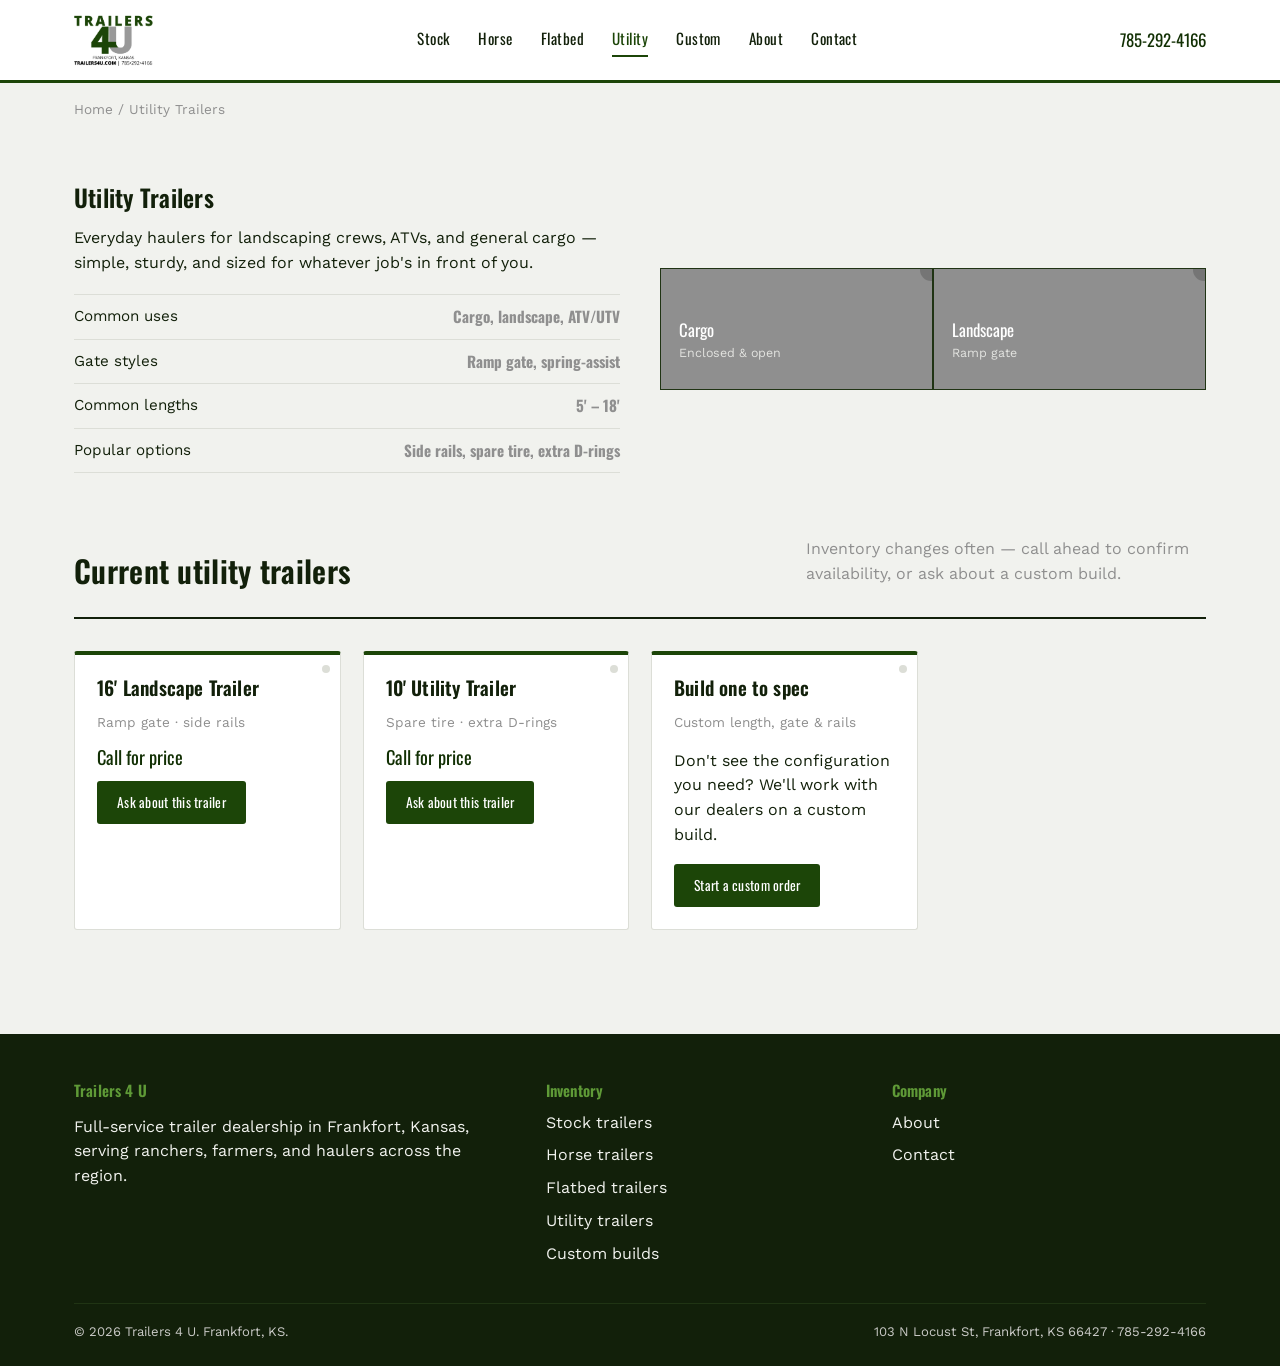
<file: utility.html>
<!DOCTYPE html>
<html lang="en">
<head>
<meta charset="UTF-8">
<meta name="viewport" content="width=device-width, initial-scale=1.0">
<title>Utility Trailers for Sale | Cargo &amp; Landscape | Trailers 4 U, Frankfort KS</title>
<meta name="description" content="Utility trailers for cargo, landscaping, and ATV hauling at Trailers 4 U in Frankfort, Kansas.">
<link rel="canonical" href="https://www.trailers4u.com/inventory/utility.html">
<meta property="og:type" content="website">
<meta property="og:title" content="Utility Trailers for Sale | Trailers 4 U">
<meta property="og:description" content="Cargo, landscape, and ATV utility trailers in Frankfort, Kansas.">
<meta property="og:url" content="https://www.trailers4u.com/inventory/utility.html">

<link rel="preconnect" href="https://fonts.googleapis.com">
<link rel="preconnect" href="https://fonts.gstatic.com" crossorigin>
<link href="https://fonts.googleapis.com/css2?family=Oswald:wght@500;600;700&family=Work+Sans:wght@400;500;600&display=swap" rel="stylesheet">
<link rel="stylesheet" href="../css/styles.css">

<script type="application/ld+json">
{
  "@context": "https://schema.org",
  "@type": "BreadcrumbList",
  "itemListElement": [
    {"@type": "ListItem", "position": 1, "name": "Home", "item": "https://www.trailers4u.com/"},
    {"@type": "ListItem", "position": 2, "name": "Utility Trailers", "item": "https://www.trailers4u.com/inventory/utility.html"}
  ]
}
</script>
</head>
<body>

<header class="site-header">
  <div class="container">
    <a href="../index.html" class="brand"><img src="../images/logo.png" alt="Trailers 4 U — Frankfort, Kansas"></a>
    <button class="nav-toggle" aria-expanded="false" aria-controls="main-nav">Menu</button>
    <nav class="main-nav" id="main-nav">
      <ul>
        <li><a href="stock.html">Stock</a></li>
        <li><a href="horse.html">Horse</a></li>
        <li><a href="flatbed.html">Flatbed</a></li>
        <li><a href="utility.html" aria-current="page">Utility</a></li>
        <li><a href="custom.html">Custom</a></li>
        <li><a href="../about.html">About</a></li>
        <li><a href="../contact.html">Contact</a></li>
      </ul>
    </nav>
    <a href="tel:+17852924166" class="header-phone">785-292-4166</a>
  </div>
</header>

<div class="container">
  <nav class="breadcrumb" aria-label="Breadcrumb">
    <a href="../index.html">Home</a> / Utility Trailers
  </nav>
</div>

<section class="section">
  <div class="container">
    <div class="cat-intro">
      <div>
        <h1>Utility Trailers</h1>
        <p>Everyday haulers for landscaping crews, ATVs, and general cargo — simple, sturdy, and sized for whatever job's in front of you.</p>
        <ul class="specs">
          <li><span>Common uses</span> <strong>Cargo, landscape, ATV/UTV</strong></li>
          <li><span>Gate styles</span> <strong>Ramp gate, spring-assist</strong></li>
          <li><span>Common lengths</span> <strong>5' – 18'</strong></li>
          <li><span>Popular options</span> <strong>Side rails, spare tire, extra D-rings</strong></li>
        </ul>
      </div>
      <div class="hero-grid">
        <a href="#inventory"><span class="tag">Cargo</span><span class="sub">Enclosed &amp; open</span></a>
        <a href="#inventory"><span class="tag">Landscape</span><span class="sub">Ramp gate</span></a>
      </div>
    </div>

    <div class="section-head" id="inventory">
      <h2>Current utility trailers</h2>
      <p class="section-note">Inventory changes often — call ahead to confirm availability, or ask about a custom build.</p>
    </div>

    <div class="plate-grid">
      <div class="plate-card">
        <h3>16' Landscape Trailer</h3>
        <p class="plate-meta">Ramp gate · side rails</p>
        <p class="plate-price">Call for price</p>
        <a href="../contact.html" class="btn btn-primary">Ask about this trailer</a>
      </div>
      <div class="plate-card">
        <h3>10' Utility Trailer</h3>
        <p class="plate-meta">Spare tire · extra D-rings</p>
        <p class="plate-price">Call for price</p>
        <a href="../contact.html" class="btn btn-primary">Ask about this trailer</a>
      </div>
      <div class="plate-card">
        <h3>Build one to spec</h3>
        <p class="plate-meta">Custom length, gate &amp; rails</p>
        <p>Don't see the configuration you need? We'll work with our dealers on a custom build.</p>
        <a href="custom.html" class="btn btn-primary">Start a custom order</a>
      </div>
    </div>
  </div>
</section>

<footer class="site-footer">
  <div class="container">
    <div class="footer-grid">
      <div>
        <h4>Trailers 4 U</h4>
        <p>Full-service trailer dealership in Frankfort, Kansas, serving ranchers, farmers, and haulers across the region.</p>
      </div>
      <div>
        <h4>Inventory</h4>
        <ul>
          <li><a href="stock.html">Stock trailers</a></li>
          <li><a href="horse.html">Horse trailers</a></li>
          <li><a href="flatbed.html">Flatbed trailers</a></li>
          <li><a href="utility.html">Utility trailers</a></li>
          <li><a href="custom.html">Custom builds</a></li>
        </ul>
      </div>
      <div>
        <h4>Company</h4>
        <ul>
          <li><a href="../about.html">About</a></li>
          <li><a href="../contact.html">Contact</a></li>
        </ul>
      </div>
    </div>
    <div class="footer-bottom">
      <span>&copy; 2026 Trailers 4 U. Frankfort, KS.</span>
      <span>103 N Locust St, Frankfort, KS 66427 · 785-292-4166</span>
    </div>
  </div>
</footer>

<script src="../js/main.js"></script>
</body>
</html>
</file>
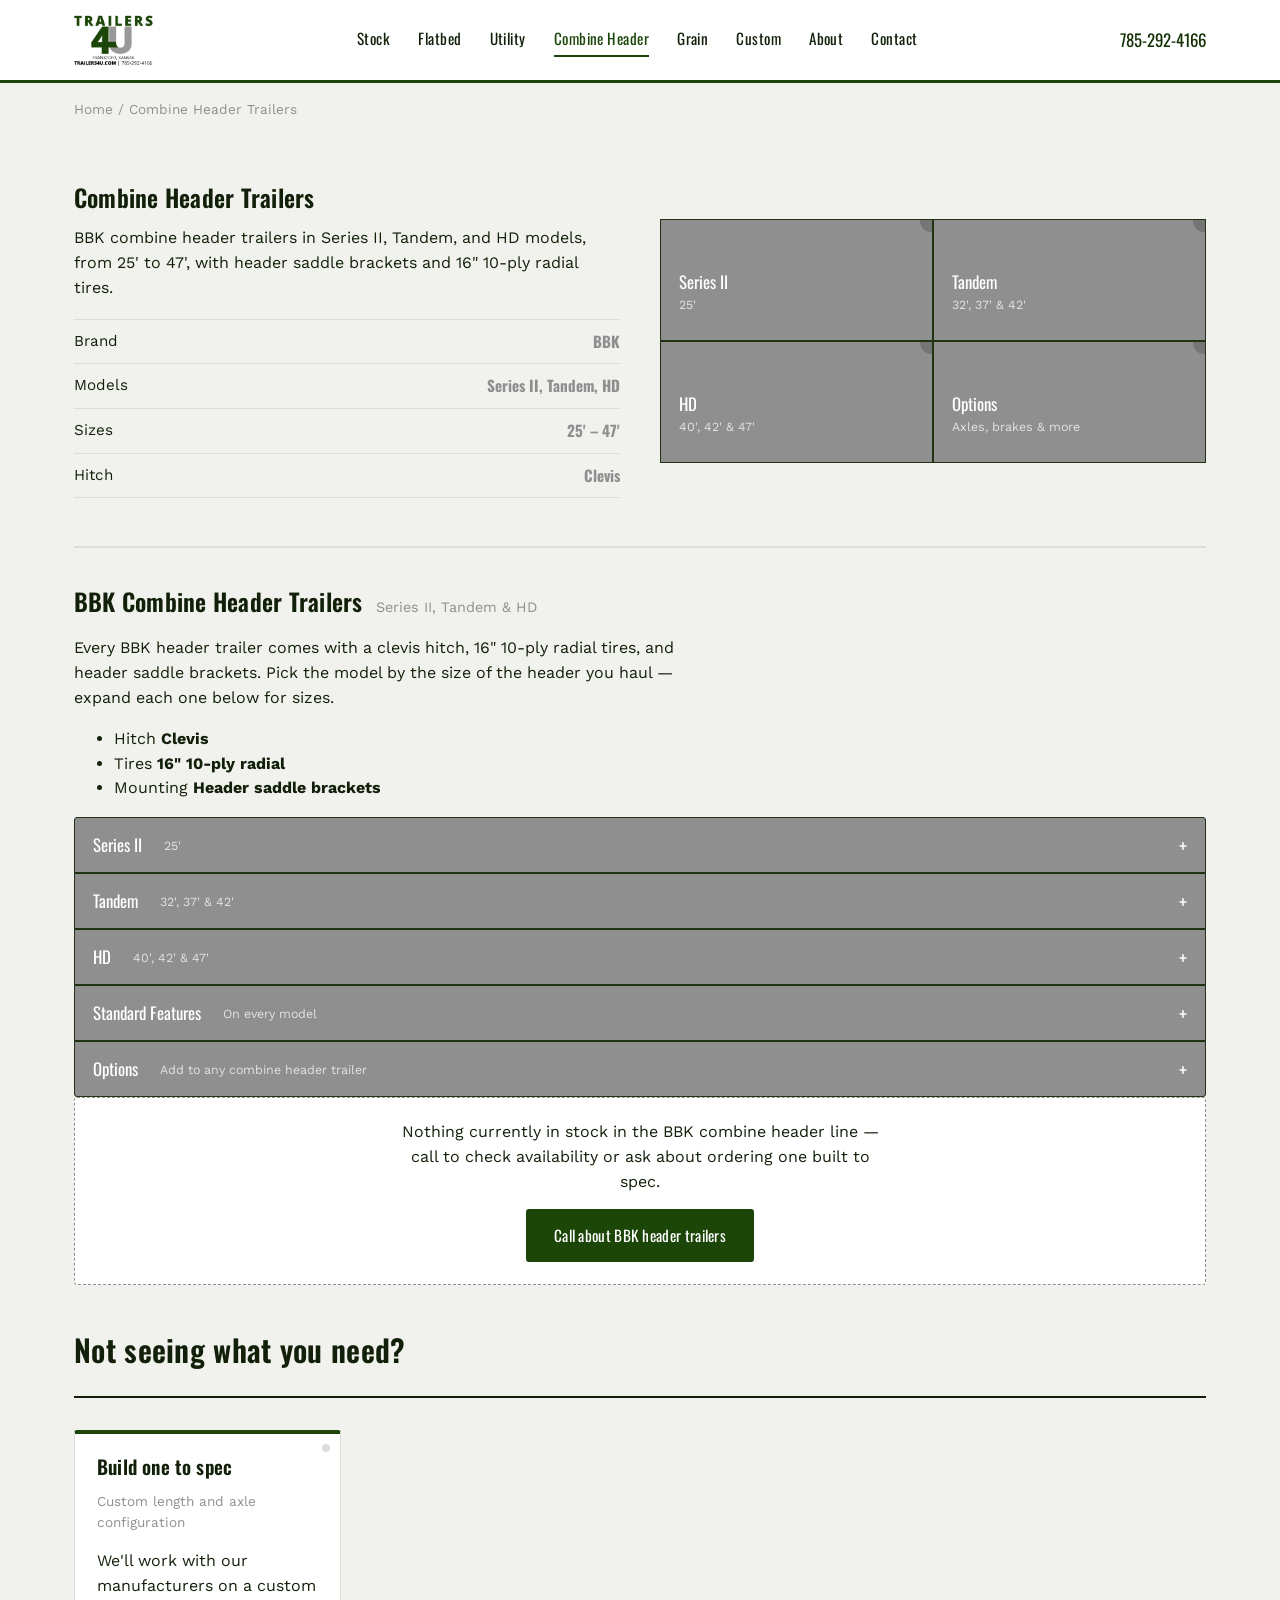
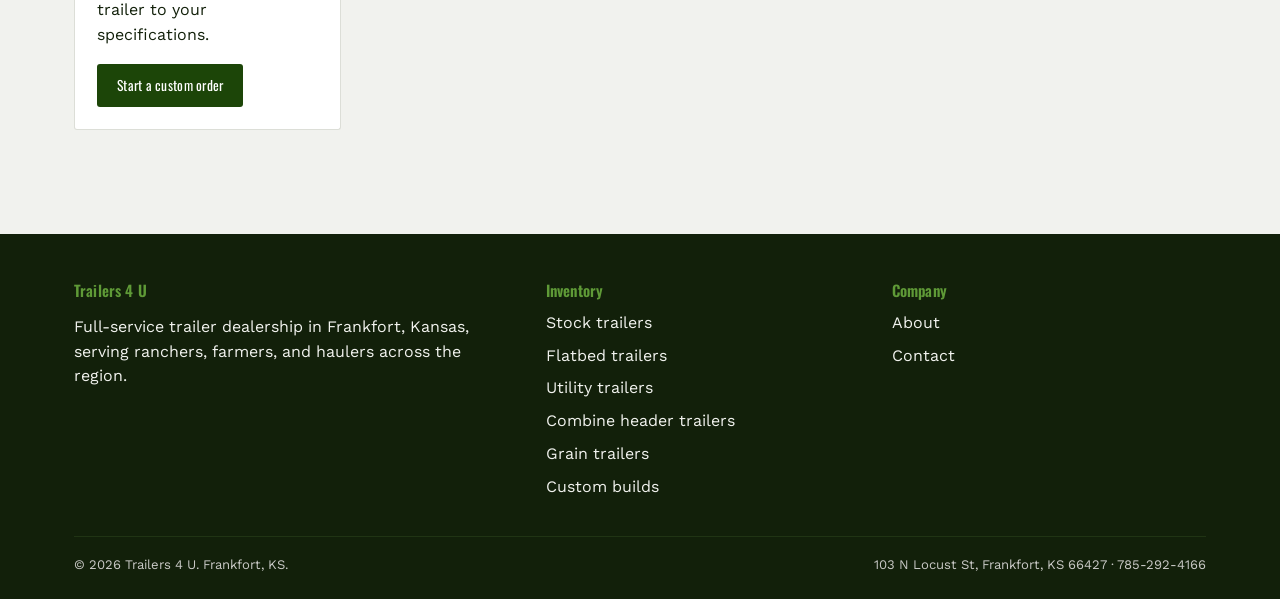
<file: inventory/combine-header.html>
<!DOCTYPE html>
<html lang="en">
<head>
<meta charset="UTF-8">
<meta name="viewport" content="width=device-width, initial-scale=1.0">
<title>BBK Combine Header Trailers for Sale | Series II, Tandem &amp; HD | Trailers 4 U, Frankfort KS</title>
<meta name="description" content="BBK combine header trailers in 25' to 47' sizes: Series II, Tandem, and HD models with header saddle brackets, at Trailers 4 U in Frankfort, Kansas.">
<link rel="canonical" href="https://www.trailers4u.com/inventory/combine-header.html">
<meta property="og:type" content="website">
<meta property="og:title" content="BBK Combine Header Trailers | Trailers 4 U">
<meta property="og:description" content="BBK combine header trailers, 25' to 47', in Frankfort, Kansas.">
<meta property="og:url" content="https://www.trailers4u.com/inventory/combine-header.html">

<link rel="preconnect" href="https://fonts.googleapis.com">
<link rel="preconnect" href="https://fonts.gstatic.com" crossorigin>
<link href="https://fonts.googleapis.com/css2?family=Oswald:wght@500;600;700&family=Work+Sans:wght@400;500;600&display=swap" rel="stylesheet">
<link rel="stylesheet" href="../css/styles.css">

<script type="application/ld+json">
{
  "@context": "https://schema.org",
  "@type": "BreadcrumbList",
  "itemListElement": [
    {"@type": "ListItem", "position": 1, "name": "Home", "item": "https://www.trailers4u.com/"},
    {"@type": "ListItem", "position": 2, "name": "Combine Header Trailers", "item": "https://www.trailers4u.com/inventory/combine-header.html"}
  ]
}
</script>
</head>
<body>

<header class="site-header">
  <div class="container">
    <a href="../index.html" class="brand">
      <img src="../images/logo.png" alt="Trailers 4 U">
    </a>
    <button class="nav-toggle" aria-expanded="false" aria-controls="main-nav">Menu</button>
    <nav class="main-nav" id="main-nav">
      <ul>
        <li><a href="stock.html">Stock</a></li>
        <li><a href="flatbed.html">Flatbed</a></li>
        <li><a href="utility.html">Utility</a></li>
        <li><a href="combine-header.html" aria-current="page">Combine Header</a></li>
        <li><a href="grain.html">Grain</a></li>
        <li><a href="custom.html">Custom</a></li>
        <li><a href="../about.html">About</a></li>
        <li><a href="../contact.html">Contact</a></li>
      </ul>
    </nav>
    <a href="tel:+17852924166" class="header-phone">785-292-4166</a>
  </div>
</header>

<div class="container">
  <nav class="breadcrumb" aria-label="Breadcrumb">
    <a href="../index.html">Home</a> / Combine Header Trailers
  </nav>
</div>

<section class="section">
  <div class="container">
    <div class="cat-intro">
      <div>
        <h1>Combine Header Trailers</h1>
        <p>BBK combine header trailers in Series II, Tandem, and HD models, from 25' to 47', with header saddle brackets and 16" 10-ply radial tires.</p>
        <ul class="specs">
          <li><span>Brand</span> <strong>BBK</strong></li>
          <li><span>Models</span> <strong>Series II, Tandem, HD</strong></li>
          <li><span>Sizes</span> <strong>25' &ndash; 47'</strong></li>
          <li><span>Hitch</span> <strong>Clevis</strong></li>
        </ul>
      </div>
      <div class="hero-grid">
        <a href="#headers"><span class="tag">Series II</span><span class="sub">25'</span></a>
        <a href="#headers"><span class="tag">Tandem</span><span class="sub">32', 37' &amp; 42'</span></a>
        <a href="#headers"><span class="tag">HD</span><span class="sub">40', 42' &amp; 47'</span></a>
        <a href="#headers"><span class="tag">Options</span><span class="sub">Axles, brakes &amp; more</span></a>
      </div>
    </div>

    <div class="brand-block" id="headers">
      <div class="brand-block-head">
        <h2>BBK Combine Header Trailers</h2>
        <p class="brand-tagline">Series II, Tandem &amp; HD</p>
      </div>
      <div class="brand-block-layout">
        <div>
          <p>Every BBK header trailer comes with a clevis hitch, 16" 10-ply radial tires, and header saddle brackets. Pick the model by the size of the header you haul &mdash; expand each one below for sizes.</p>
          <ul class="specs">
            <li><span>Hitch</span> <strong>Clevis</strong></li>
            <li><span>Tires</span> <strong>16" 10-ply radial</strong></li>
            <li><span>Mounting</span> <strong>Header saddle brackets</strong></li>
          </ul>
        </div>
        <div class="model-list">
          <details class="model-details">
            <summary>
              <span class="model-name">Series II</span>
              <span class="model-sub">25'</span>
              <span class="model-toggle" aria-hidden="true"></span>
            </summary>
            <div class="model-body">
              <p>BBK's Series II combine header trailer comes in a 25' length.</p>
              <ul>
                <li>25' length</li>
                <li>Clevis hitch, header saddle brackets</li>
              </ul>
            </div>
          </details>
          <details class="model-details">
            <summary>
              <span class="model-name">Tandem</span>
              <span class="model-sub">32', 37' &amp; 42'</span>
              <span class="model-toggle" aria-hidden="true"></span>
            </summary>
            <div class="model-body">
              <p>Tandem torsion axle combine header trailers in 32', 37', and 42' lengths.</p>
              <ul>
                <li>32', 37', and 42' lengths</li>
                <li>Clevis hitch, header saddle brackets</li>
              </ul>
            </div>
          </details>
          <details class="model-details">
            <summary>
              <span class="model-name">HD</span>
              <span class="model-sub">40', 42' &amp; 47'</span>
              <span class="model-toggle" aria-hidden="true"></span>
            </summary>
            <div class="model-body">
              <p>Heavy-duty (HD) combine header trailers in 40', 42', and 47' lengths.</p>
              <ul>
                <li>40', 42', and 47' lengths</li>
                <li>Clevis hitch, header saddle brackets</li>
              </ul>
            </div>
          </details>
          <details class="model-details">
            <summary>
              <span class="model-name">Standard Features</span>
              <span class="model-sub">On every model</span>
              <span class="model-toggle" aria-hidden="true"></span>
            </summary>
            <div class="model-body">
              <ul>
                <li>Clevis hitch</li>
                <li>16" 10-ply radial tires</li>
                <li>Header saddle brackets</li>
              </ul>
            </div>
          </details>
          <details class="model-details">
            <summary>
              <span class="model-name">Options</span>
              <span class="model-sub">Add to any combine header trailer</span>
              <span class="model-toggle" aria-hidden="true"></span>
            </summary>
            <div class="model-body">
              <ul>
                <li>2 5/16" ball hitch coupler</li>
                <li>Front fenders</li>
                <li>Extendable tongue</li>
                <li>Lights</li>
                <li>Front torsion axle</li>
                <li>Brakes on one of the back axles</li>
                <li>Brakes on both of the back axles</li>
                <li>14-ply tires</li>
                <li>Brackets for hinged draper</li>
                <li>Ratchet straps</li>
                <li>Tandem 8,000# torsion axles</li>
              </ul>
            </div>
          </details>
        </div>
      </div>
      <div class="no-inventory">
        <p>Nothing currently in stock in the BBK combine header line &mdash; call to check availability or ask about ordering one built to spec.</p>
        <a href="../contact.html" class="btn btn-primary">Call about BBK header trailers</a>
      </div>
    </div>

    <div class="section-head" style="margin-top:48px;">
      <h2>Not seeing what you need?</h2>
    </div>
    <div class="plate-grid">
      <div class="plate-card">
        <h3>Build one to spec</h3>
        <p class="plate-meta">Custom length and axle configuration</p>
        <p>We'll work with our manufacturers on a custom trailer to your specifications.</p>
        <a href="custom.html" class="btn btn-primary">Start a custom order</a>
      </div>
    </div>
  </div>
</section>

<footer class="site-footer">
  <div class="container">
    <div class="footer-grid">
      <div>
        <h4>Trailers 4 U</h4>
        <p>Full-service trailer dealership in Frankfort, Kansas, serving ranchers, farmers, and haulers across the region.</p>
      </div>
      <div>
        <h4>Inventory</h4>
        <ul>
          <li><a href="stock.html">Stock trailers</a></li>
          <li><a href="flatbed.html">Flatbed trailers</a></li>
          <li><a href="utility.html">Utility trailers</a></li>
          <li><a href="combine-header.html">Combine header trailers</a></li>
          <li><a href="grain.html">Grain trailers</a></li>
          <li><a href="custom.html">Custom builds</a></li>
        </ul>
      </div>
      <div>
        <h4>Company</h4>
        <ul>
          <li><a href="../about.html">About</a></li>
          <li><a href="../contact.html">Contact</a></li>
        </ul>
      </div>
    </div>
    <div class="footer-bottom">
      <span>&copy; 2026 Trailers 4 U. Frankfort, KS.</span>
      <span>103 N Locust St, Frankfort, KS 66427 &middot; 785-292-4166</span>
    </div>
  </div>
</footer>

<script src="../js/main.js"></script>
</body>
</html>
</file>
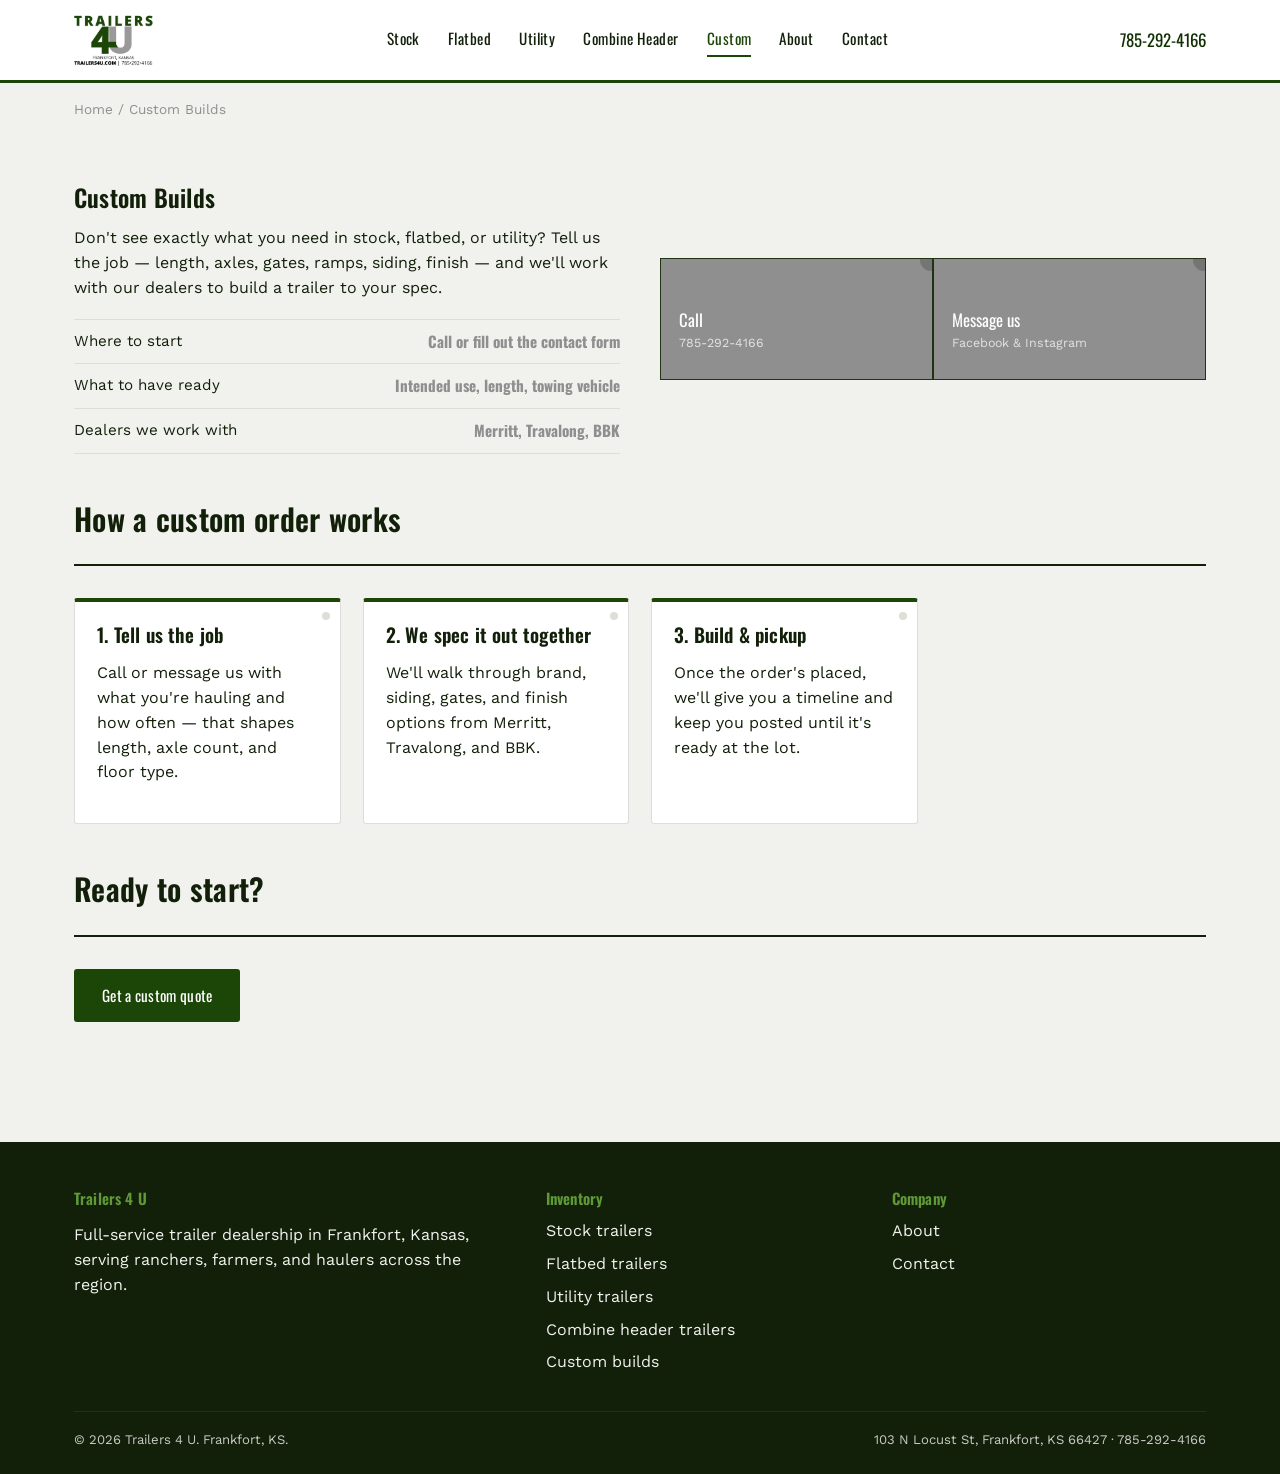
<file: inventory/custom.html>
<!DOCTYPE html>
<html lang="en">
<head>
<meta charset="UTF-8">
<meta name="viewport" content="width=device-width, initial-scale=1.0">
<title>Custom Trailer Builds | Built to Your Spec | Trailers 4 U, Frankfort KS</title>
<meta name="description" content="Custom trailer builds at Trailers 4 U in Frankfort, Kansas — tell us the length, axles, gates, and finish, and we'll work with our manufacturers to build it to your specs.">
<link rel="canonical" href="https://www.trailers4u.com/inventory/custom.html">
<meta property="og:type" content="website">
<meta property="og:title" content="Custom Trailer Builds | Trailers 4 U">
<meta property="og:description" content="Built-to-spec trailers from Trailers 4 U in Frankfort, Kansas.">
<meta property="og:url" content="https://www.trailers4u.com/inventory/custom.html">

<link rel="preconnect" href="https://fonts.googleapis.com">
<link rel="preconnect" href="https://fonts.gstatic.com" crossorigin>
<link href="https://fonts.googleapis.com/css2?family=Oswald:wght@500;600;700&family=Work+Sans:wght@400;500;600&display=swap" rel="stylesheet">
<link rel="stylesheet" href="../css/styles.css">

<script type="application/ld+json">
{
  "@context": "https://schema.org",
  "@type": "BreadcrumbList",
  "itemListElement": [
    {"@type": "ListItem", "position": 1, "name": "Home", "item": "https://www.trailers4u.com/"},
    {"@type": "ListItem", "position": 2, "name": "Custom Builds", "item": "https://www.trailers4u.com/inventory/custom.html"}
  ]
}
</script>
</head>
<body>

<header class="site-header">
  <div class="container">
    <a href="../index.html" class="brand"><img src="../images/logo.png" alt="Trailers 4 U — Frankfort, Kansas"></a>
    <button class="nav-toggle" aria-expanded="false" aria-controls="main-nav">Menu</button>
    <nav class="main-nav" id="main-nav">
      <ul>
        <li><a href="stock.html">Stock</a></li>
        <li><a href="flatbed.html">Flatbed</a></li>
        <li><a href="utility.html">Utility</a></li>
        <li><a href="combine-header.html">Combine Header</a></li>
        <li><a href="custom.html" aria-current="page">Custom</a></li>
        <li><a href="../about.html">About</a></li>
        <li><a href="../contact.html">Contact</a></li>
      </ul>
    </nav>
    <a href="tel:+17852924166" class="header-phone">785-292-4166</a>
  </div>
</header>

<div class="container">
  <nav class="breadcrumb" aria-label="Breadcrumb">
    <a href="../index.html">Home</a> / Custom Builds
  </nav>
</div>

<section class="section">
  <div class="container">
    <div class="cat-intro">
      <div>
        <h1>Custom Builds</h1>
        <p>Don't see exactly what you need in stock, flatbed, or utility? Tell us the job — length, axles, gates, ramps, siding, finish — and we'll work with our dealers to build a trailer to your spec.</p>
        <ul class="specs">
          <li><span>Where to start</span> <strong>Call or fill out the contact form</strong></li>
          <li><span>What to have ready</span> <strong>Intended use, length, towing vehicle</strong></li>
          <li><span>Dealers we work with</span> <strong>Merritt, Travalong, BBK</strong></li>
        </ul>
      </div>
      <div class="hero-grid">
        <a href="../contact.html"><span class="tag">Call</span><span class="sub">785-292-4166</span></a>
        <a href="../contact.html"><span class="tag">Message us</span><span class="sub">Facebook &amp; Instagram</span></a>
      </div>
    </div>

    <div class="section-head">
      <h2>How a custom order works</h2>
    </div>

    <div class="plate-grid">
      <div class="plate-card">
        <h3>1. Tell us the job</h3>
        <p>Call or message us with what you're hauling and how often — that shapes length, axle count, and floor type.</p>
      </div>
      <div class="plate-card">
        <h3>2. We spec it out together</h3>
        <p>We'll walk through brand, siding, gates, and finish options from Merritt, Travalong, and BBK.</p>
      </div>
      <div class="plate-card">
        <h3>3. Build &amp; pickup</h3>
        <p>Once the order's placed, we'll give you a timeline and keep you posted until it's ready at the lot.</p>
      </div>
    </div>

    <div class="section-head" style="margin-top: 48px;">
      <h2>Ready to start?</h2>
    </div>
    <p><a href="../contact.html" class="btn btn-primary">Get a custom quote</a></p>
  </div>
</section>

<footer class="site-footer">
  <div class="container">
    <div class="footer-grid">
      <div>
        <h4>Trailers 4 U</h4>
        <p>Full-service trailer dealership in Frankfort, Kansas, serving ranchers, farmers, and haulers across the region.</p>
      </div>
      <div>
        <h4>Inventory</h4>
        <ul>
          <li><a href="stock.html">Stock trailers</a></li>
          <li><a href="flatbed.html">Flatbed trailers</a></li>
          <li><a href="utility.html">Utility trailers</a></li>
          <li><a href="combine-header.html">Combine header trailers</a></li>
          <li><a href="custom.html">Custom builds</a></li>
        </ul>
      </div>
      <div>
        <h4>Company</h4>
        <ul>
          <li><a href="../about.html">About</a></li>
          <li><a href="../contact.html">Contact</a></li>
        </ul>
      </div>
    </div>
    <div class="footer-bottom">
      <span>&copy; 2026 Trailers 4 U. Frankfort, KS.</span>
      <span>103 N Locust St, Frankfort, KS 66427 · 785-292-4166</span>
    </div>
  </div>
</footer>

<script src="../js/main.js"></script>
</body>
</html>
</file>
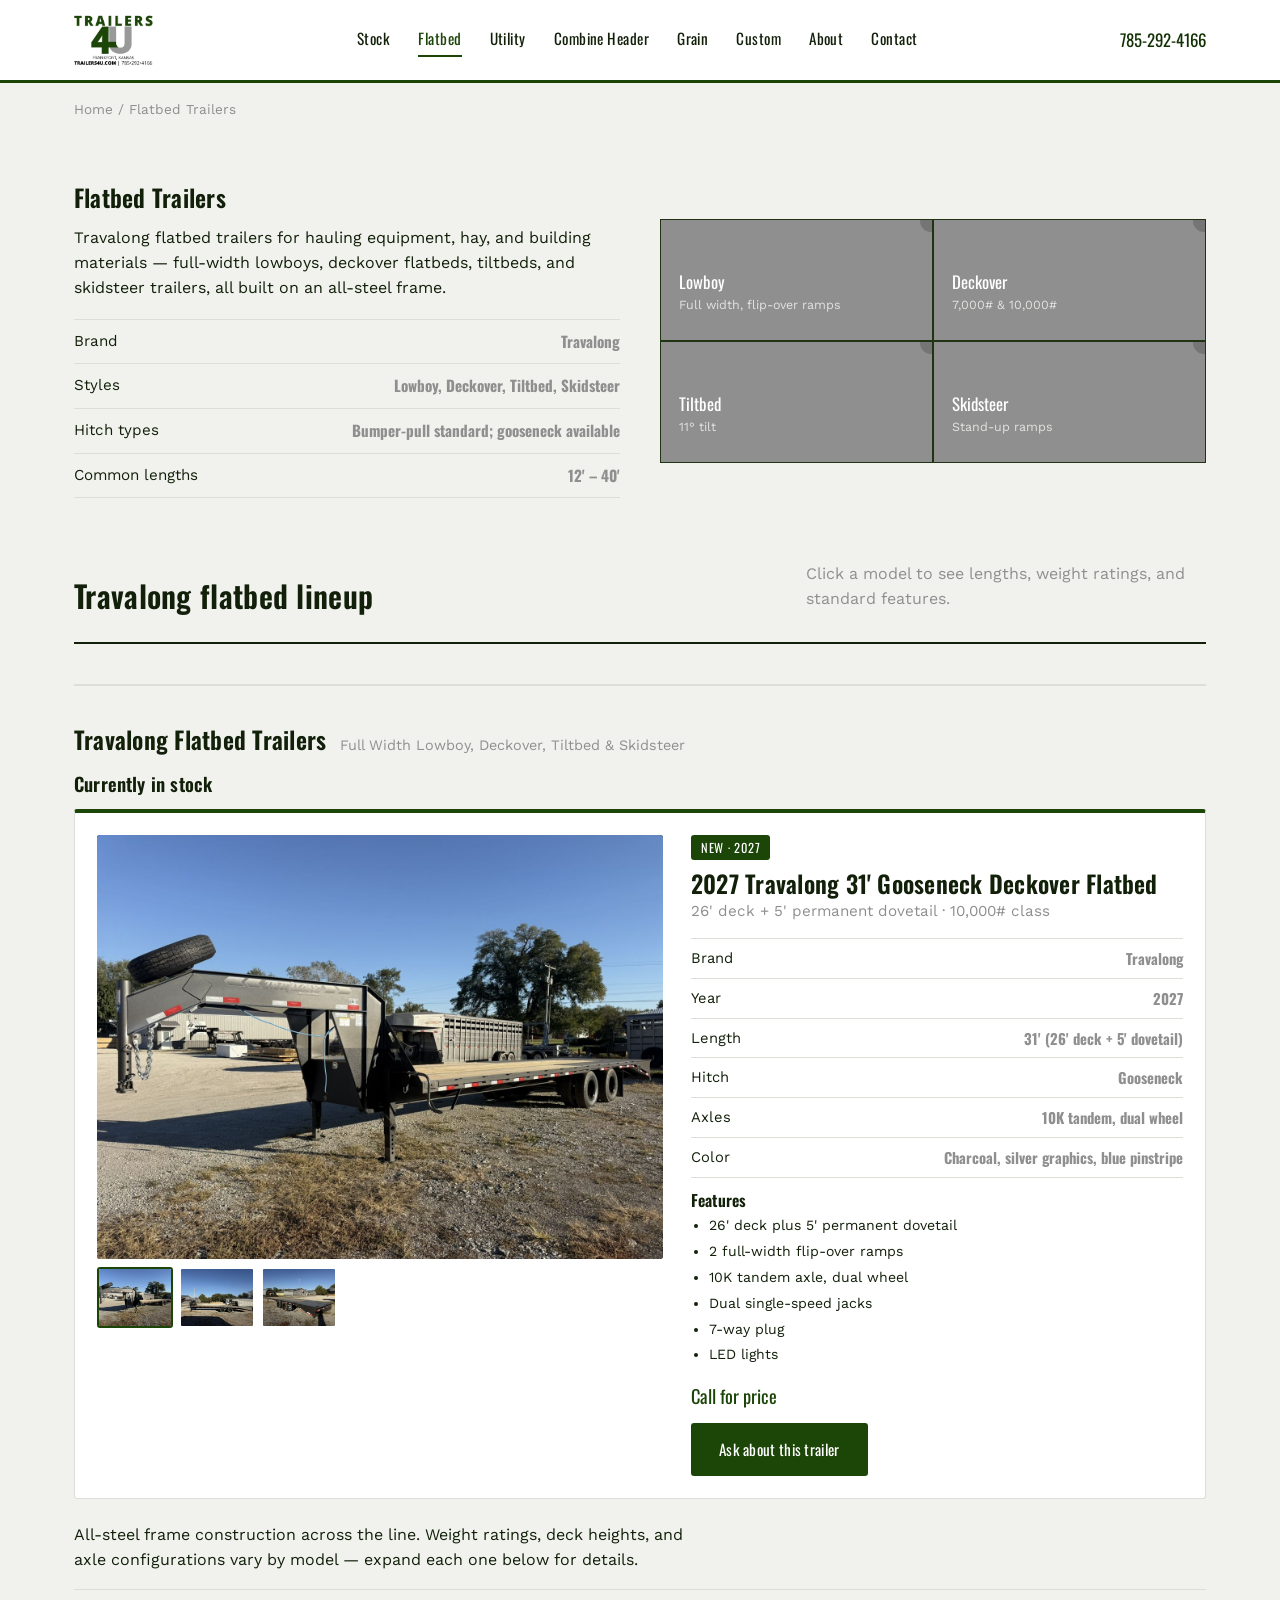
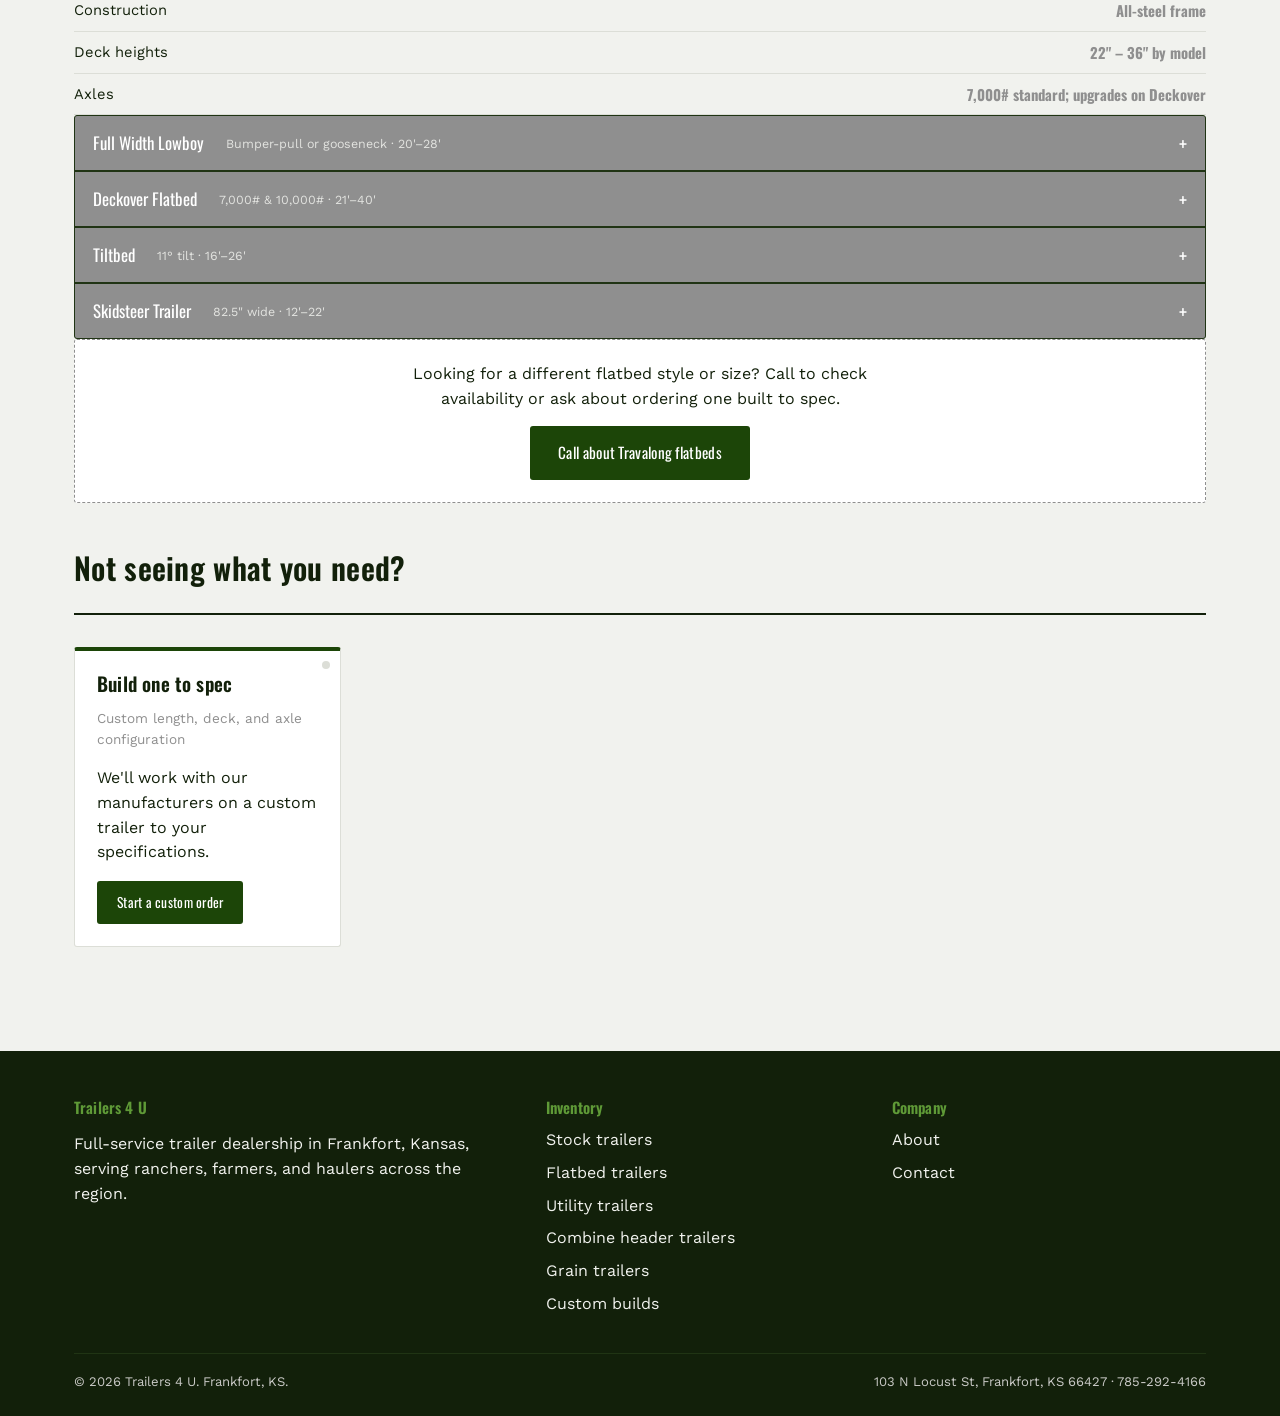
<file: inventory/flatbed.html>
<!DOCTYPE html>
<html lang="en">
<head>
<meta charset="UTF-8">
<meta name="viewport" content="width=device-width, initial-scale=1.0">
<title>Travalong Flatbed Trailers — Lowboy, Deckover, Tiltbed &amp; Skidsteer | Trailers 4 U, Frankfort KS</title>
<meta name="description" content="Travalong flatbed trailers at Trailers 4 U in Frankfort, Kansas: full-width lowboy, deckover (7,000# & 10,000#), tiltbed, and skidsteer trailers, built to spec.">
<link rel="canonical" href="https://www.trailers4u.com/inventory/flatbed.html">
<meta property="og:type" content="website">
<meta property="og:title" content="Travalong Flatbed Trailers | Trailers 4 U">
<meta property="og:description" content="Full-width lowboy, deckover, tiltbed, and skidsteer trailers from Travalong, in Frankfort, Kansas.">
<meta property="og:url" content="https://www.trailers4u.com/inventory/flatbed.html">

<link rel="preconnect" href="https://fonts.googleapis.com">
<link rel="preconnect" href="https://fonts.gstatic.com" crossorigin>
<link href="https://fonts.googleapis.com/css2?family=Oswald:wght@500;600;700&family=Work+Sans:wght@400;500;600&display=swap" rel="stylesheet">
<link rel="stylesheet" href="../css/styles.css">
<link rel="stylesheet" href="../css/inventory.css">

<script type="application/ld+json">
{
  "@context": "https://schema.org",
  "@type": "BreadcrumbList",
  "itemListElement": [
    {"@type": "ListItem", "position": 1, "name": "Home", "item": "https://www.trailers4u.com/"},
    {"@type": "ListItem", "position": 2, "name": "Flatbed Trailers", "item": "https://www.trailers4u.com/inventory/flatbed.html"}
  ]
}
</script>
</head>
<body>

<header class="site-header">
  <div class="container">
    <a href="../index.html" class="brand">
      <img src="../images/logo.png" alt="Trailers 4 U">
    </a>
    <button class="nav-toggle" aria-expanded="false" aria-controls="main-nav">Menu</button>
    <nav class="main-nav" id="main-nav">
      <ul>
        <li><a href="stock.html">Stock</a></li>
        <li><a href="flatbed.html" aria-current="page">Flatbed</a></li>
        <li><a href="utility.html">Utility</a></li>
        <li><a href="combine-header.html">Combine Header</a></li>
        <li><a href="grain.html">Grain</a></li>
        <li><a href="custom.html">Custom</a></li>
        <li><a href="../about.html">About</a></li>
        <li><a href="../contact.html">Contact</a></li>
      </ul>
    </nav>
    <a href="tel:+17852924166" class="header-phone">785-292-4166</a>
  </div>
</header>

<div class="container">
  <nav class="breadcrumb" aria-label="Breadcrumb">
    <a href="../index.html">Home</a> / Flatbed Trailers
  </nav>
</div>

<section class="section">
  <div class="container">
    <div class="cat-intro">
      <div>
        <h1>Flatbed Trailers</h1>
        <p>Travalong flatbed trailers for hauling equipment, hay, and building materials — full-width lowboys, deckover flatbeds, tiltbeds, and skidsteer trailers, all built on an all-steel frame.</p>
        <ul class="specs">
          <li><span>Brand</span> <strong>Travalong</strong></li>
          <li><span>Styles</span> <strong>Lowboy, Deckover, Tiltbed, Skidsteer</strong></li>
          <li><span>Hitch types</span> <strong>Bumper-pull standard; gooseneck available</strong></li>
          <li><span>Common lengths</span> <strong>12' – 40'</strong></li>
        </ul>
      </div>
      <div class="hero-grid">
        <a href="#inventory"><span class="tag">Lowboy</span><span class="sub">Full width, flip-over ramps</span></a>
        <a href="#inventory"><span class="tag">Deckover</span><span class="sub">7,000# &amp; 10,000#</span></a>
        <a href="#inventory"><span class="tag">Tiltbed</span><span class="sub">11&deg; tilt</span></a>
        <a href="#inventory"><span class="tag">Skidsteer</span><span class="sub">Stand-up ramps</span></a>
      </div>
    </div>

    <div class="section-head" id="inventory">
      <h2>Travalong flatbed lineup</h2>
      <p class="section-note">Click a model to see lengths, weight ratings, and standard features.</p>
    </div>

    <div class="brand-block">
      <div class="brand-block-head">
        <h2>Travalong Flatbed Trailers</h2>
        <p class="brand-tagline">Full Width Lowboy, Deckover, Tiltbed &amp; Skidsteer</p>
      </div>

            <h3 class="in-stock-head">Currently in stock</h3>
      <article class="listing">
        <div class="listing-gallery">
          <div class="listing-main"><img src="../images/inventory/travalong-flatbed-31-2027/01.jpg" alt="Travalong gooseneck flatbed, front view showing gooseneck, dual jacks and spare tire" width="1400" height="1050"></div>
          <div class="listing-thumbs">
          <a href="../images/inventory/travalong-flatbed-31-2027/01.jpg" aria-current="true"><img src="../images/inventory/travalong-flatbed-31-2027/01-thumb.jpg" alt="Travalong gooseneck flatbed, front view showing gooseneck, dual jacks and spare tire" loading="lazy" width="76" height="57"></a>
          <a href="../images/inventory/travalong-flatbed-31-2027/02.jpg"><img src="../images/inventory/travalong-flatbed-31-2027/02-thumb.jpg" alt="Travalong gooseneck flatbed, driver side with dual-wheel tandem axle" loading="lazy" width="76" height="57"></a>
          <a href="../images/inventory/travalong-flatbed-31-2027/03.jpg"><img src="../images/inventory/travalong-flatbed-31-2027/03-thumb.jpg" alt="Travalong flatbed, rear three-quarter view showing full-width flip-over ramps" loading="lazy" width="76" height="57"></a>
          </div>
        </div>
        <div class="listing-info">
          <span class="listing-badge">NEW &middot; 2027</span>
          <h3>2027 Travalong 31' Gooseneck Deckover Flatbed</h3>
          <p class="listing-sub">26' deck + 5' permanent dovetail &middot; 10,000# class</p>
          <ul class="listing-specs">
            <li><span>Brand</span> <strong>Travalong</strong></li>
            <li><span>Year</span> <strong>2027</strong></li>
            <li><span>Length</span> <strong>31' (26' deck + 5' dovetail)</strong></li>
            <li><span>Hitch</span> <strong>Gooseneck</strong></li>
            <li><span>Axles</span> <strong>10K tandem, dual wheel</strong></li>
            <li><span>Color</span> <strong>Charcoal, silver graphics, blue pinstripe</strong></li>
          </ul>
          <h4>Features</h4>
          <ul class="listing-options">
            <li>26' deck plus 5' permanent dovetail</li>
            <li>2 full-width flip-over ramps</li>
            <li>10K tandem axle, dual wheel</li>
            <li>Dual single-speed jacks</li>
            <li>7-way plug</li>
            <li>LED lights</li>
          </ul>
          <p class="listing-price">Call for price</p>
          <a href="../contact.html" class="btn btn-primary">Ask about this trailer</a>
        </div>
      </article>

      <div class="brand-block-layout">
        <div>
          <p>All-steel frame construction across the line. Weight ratings, deck heights, and axle configurations vary by model &mdash; expand each one below for details.</p>
          <ul class="specs">
            <li><span>Construction</span> <strong>All-steel frame</strong></li>
            <li><span>Deck heights</span> <strong>22" &ndash; 36" by model</strong></li>
            <li><span>Axles</span> <strong>7,000# standard; upgrades on Deckover</strong></li>
          </ul>
        </div>

        <div class="model-list">
          <details class="model-details">
            <summary>
              <span class="model-name">Full Width Lowboy</span>
              <span class="model-sub">Bumper-pull or gooseneck &middot; 20'&ndash;28'</span>
              <span class="model-toggle" aria-hidden="true"></span>
            </summary>
            <div class="model-body">
              <p>Available as a bumper-pull or gooseneck, in 20', 24', 26', and 28' lengths &mdash; each including a 4' dovetail (so a "20'" is really a 16' flat deck plus a 4' dovetail, and so on up the line). Standard on 7,000# axles.</p>
              <ul>
                <li>83.5" between the wheel wells</li>
                <li>102" wide measured outside the drive-over fenders</li>
                <li>Two full-width flip-over ramps</li>
                <li>28.5" deck height</li>
                <li>7,000# axles</li>
                <li>Bumper-pull or gooseneck hitch</li>
              </ul>
            </div>
          </details>

          <details class="model-details">
            <summary>
              <span class="model-name">Deckover Flatbed</span>
              <span class="model-sub">7,000# &amp; 10,000# &middot; 21'&ndash;40'</span>
              <span class="model-toggle" aria-hidden="true"></span>
            </summary>
            <div class="model-body">
              <p>Offered in two weight classes. The 7,000# rating runs 21', 23', 25', 27', 29', 31', 33', and 35' long; the 10,000# rating runs 25', 27', 29', 31', 33', 35', and 40' long. Both sit at a 36" deck height.</p>
              <ul>
                <li>36" deck height, both ratings</li>
                <li>7,000#: standard tandem axle; third axle available</li>
                <li>10,000#: upgradeable to 2/12,000# axles</li>
                <li>10,000#: optional triple 10,000# or 12,000# dually axles</li>
                <li>Air brakes available (10,000#)</li>
                <li>3" frame truss add-on available</li>
                <li>4'x6' deck-over-the-nose option</li>
                <li>Underbody toolbox option</li>
                <li>Extra torque tube option</li>
              </ul>
            </div>
          </details>

          <details class="model-details">
            <summary>
              <span class="model-name">Tiltbed</span>
              <span class="model-sub">11&deg; tilt &middot; 16'&ndash;26'</span>
              <span class="model-toggle" aria-hidden="true"></span>
            </summary>
            <div class="model-body">
              <p>Seven tiltbed configurations, every one on 2/7,000# axles with an 11-degree tilt angle. Standard as a bumper-pull; can be upgraded to a gooseneck.</p>
              <ul>
                <li>16' &mdash; full deck tilts</li>
                <li>20' &mdash; 16' tilt + 4' stationary deck</li>
                <li>22' &mdash; 16' tilt + 4' stationary deck</li>
                <li>20' &mdash; full 20' tilt</li>
                <li>24' &mdash; 20' tilt + 4' stationary deck</li>
                <li>24' &mdash; 16' tilt + 8' stationary deck</li>
                <li>26' &mdash; 20' tilt + 6' stationary deck</li>
                <li>7,000# axles (x2), all lengths</li>
                <li>D-rings available</li>
                <li>Electric winch available (12,000# or 15,000# load)</li>
                <li>Fork pockets available</li>
              </ul>
            </div>
          </details>

          <details class="model-details">
            <summary>
              <span class="model-name">Skidsteer Trailer</span>
              <span class="model-sub">82.5" wide &middot; 12'&ndash;22'</span>
              <span class="model-toggle" aria-hidden="true"></span>
            </summary>
            <div class="model-body">
              <p>Standard as a bumper-pull, with a gooseneck available for an additional charge. Comes in 12', 14', 16', 18', 20', and 22' lengths on 7,000# axles.</p>
              <ul>
                <li>22" deck height</li>
                <li>82.5" wide between the fenders</li>
                <li>Two 6' heavy-duty stand-up ramps with drop leg</li>
                <li>7,000# axles</li>
                <li>Gooseneck upgrade available</li>
                <li>Fork pockets available</li>
              </ul>
            </div>
          </details>
        </div>
      </div>

      <div class="no-inventory">
        <p>Looking for a different flatbed style or size? Call to check availability or ask about ordering one built to spec.</p>
        <a href="../contact.html" class="btn btn-primary">Call about Travalong flatbeds</a>
      </div>
    </div>

    <div class="section-head" style="margin-top:48px;">
      <h2>Not seeing what you need?</h2>
    </div>
    <div class="plate-grid">
      <div class="plate-card">
        <h3>Build one to spec</h3>
        <p class="plate-meta">Custom length, deck, and axle configuration</p>
        <p>We'll work with our manufacturers on a custom trailer to your specifications.</p>
        <a href="custom.html" class="btn btn-primary">Start a custom order</a>
      </div>
    </div>
  </div>
</section>

<footer class="site-footer">
  <div class="container">
    <div class="footer-grid">
      <div>
        <h4>Trailers 4 U</h4>
        <p>Full-service trailer dealership in Frankfort, Kansas, serving ranchers, farmers, and haulers across the region.</p>
      </div>
      <div>
        <h4>Inventory</h4>
        <ul>
          <li><a href="stock.html">Stock trailers</a></li>
          <li><a href="flatbed.html">Flatbed trailers</a></li>
          <li><a href="utility.html">Utility trailers</a></li>
          <li><a href="combine-header.html">Combine header trailers</a></li>
          <li><a href="grain.html">Grain trailers</a></li>
          <li><a href="custom.html">Custom builds</a></li>
        </ul>
      </div>
      <div>
        <h4>Company</h4>
        <ul>
          <li><a href="../about.html">About</a></li>
          <li><a href="../contact.html">Contact</a></li>
        </ul>
      </div>
    </div>
    <div class="footer-bottom">
      <span>&copy; 2026 Trailers 4 U. Frankfort, KS.</span>
      <span>103 N Locust St, Frankfort, KS 66427 &middot; 785-292-4166</span>
    </div>
  </div>
</footer>

<script src="../js/main.js"></script>
<script src="../js/gallery.js"></script>
</body>
</html>
</file>
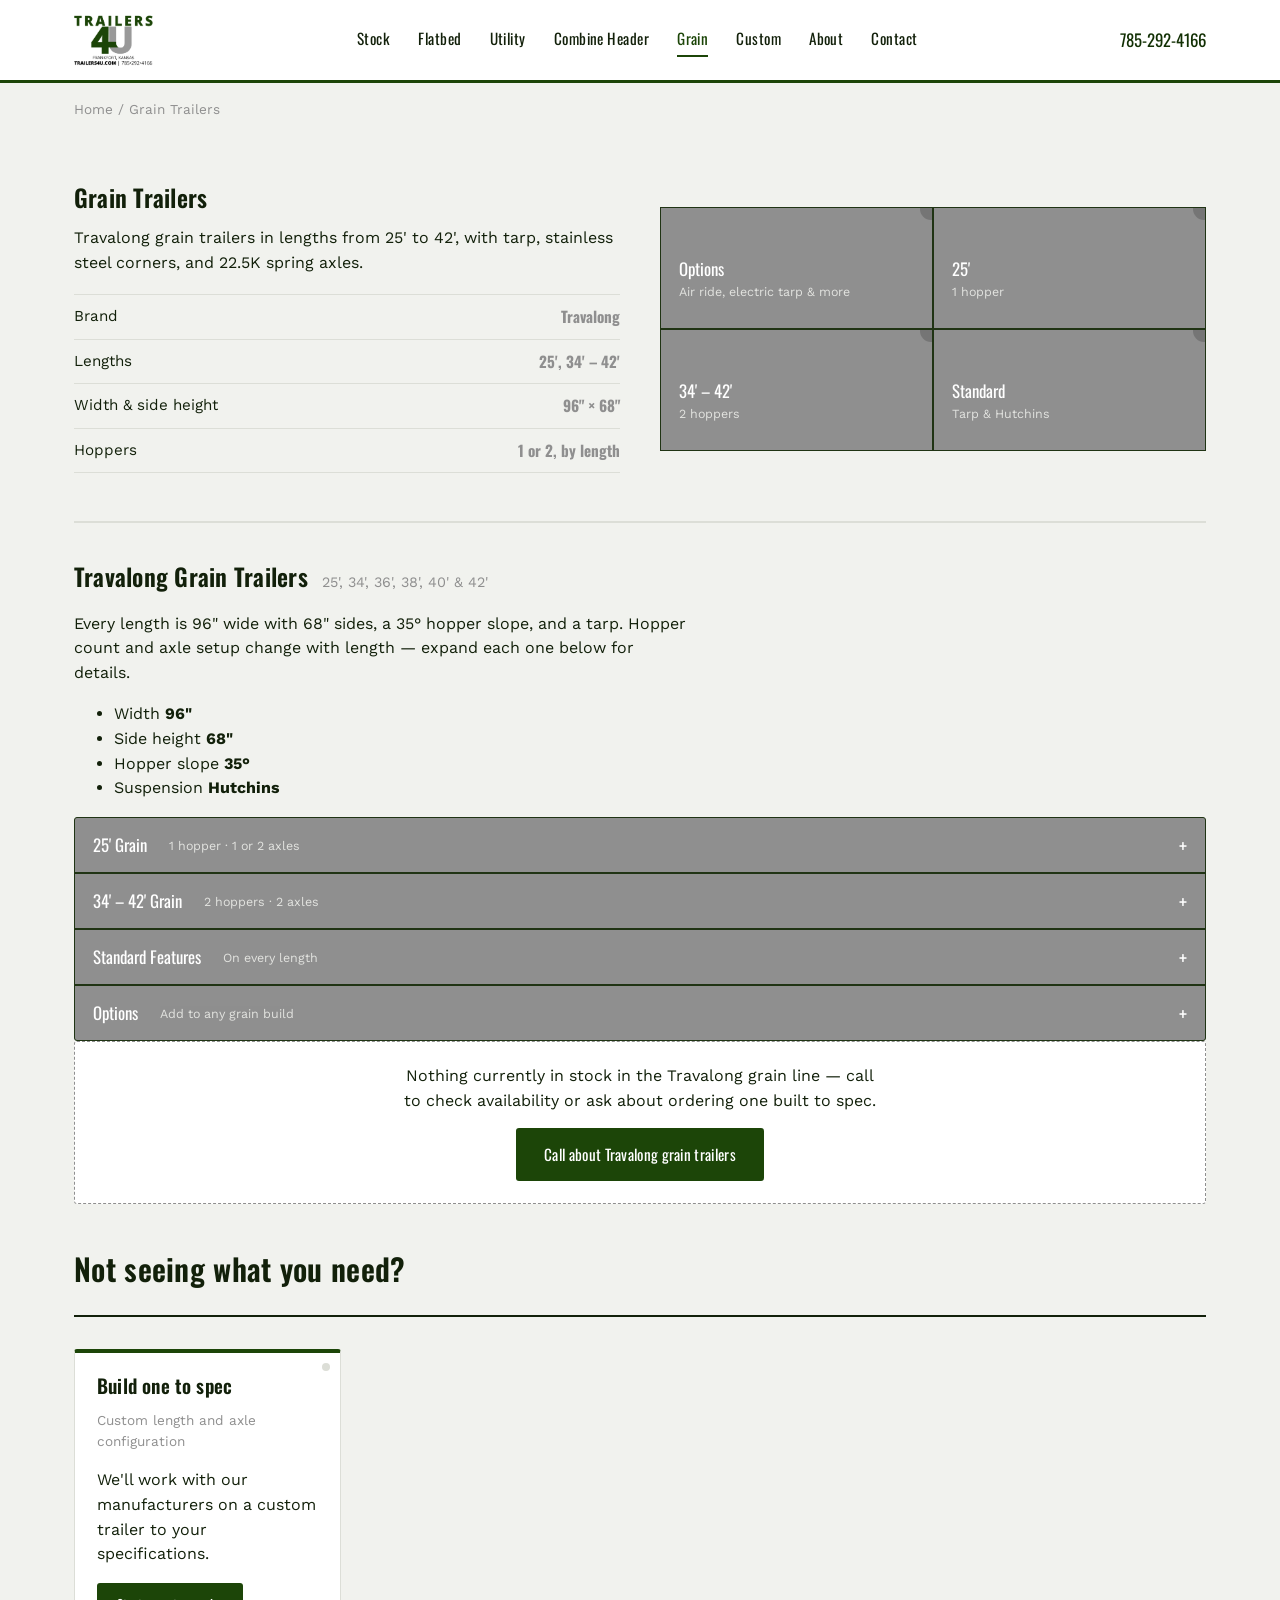
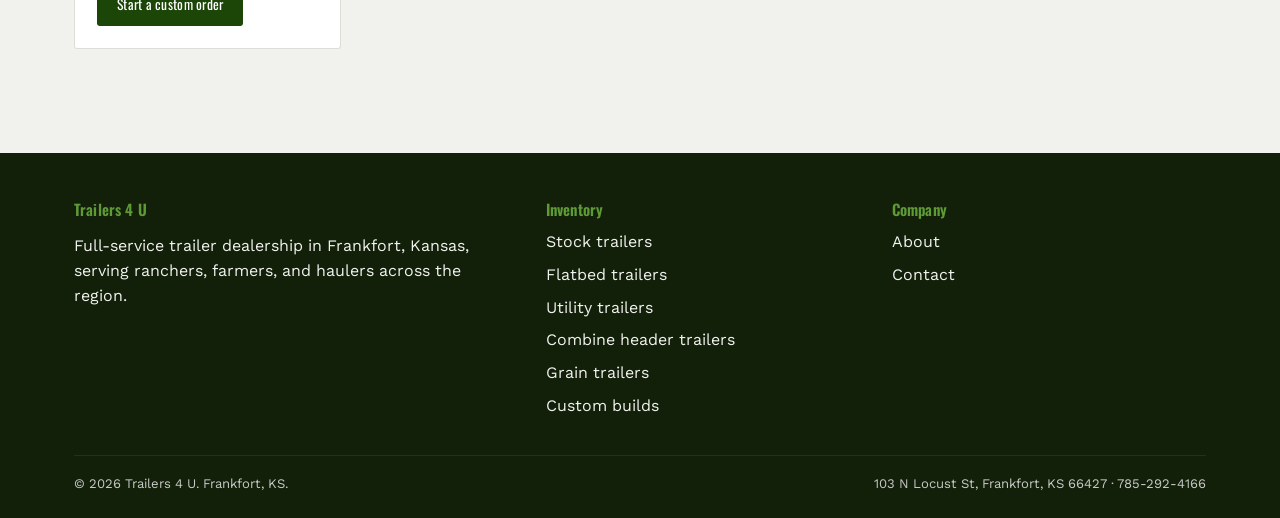
<file: inventory/grain.html>
<!DOCTYPE html>
<html lang="en">
<head>
<meta charset="UTF-8">
<meta name="viewport" content="width=device-width, initial-scale=1.0">
<title>Travalong Grain Trailers for Sale | Hopper-Bottom, 25' &ndash; 42' | Trailers 4 U, Frankfort KS</title>
<meta name="description" content="Travalong grain trailers in 25' to 42' lengths with 22.5K spring axles, Hutchins suspension, and tarp, at Trailers 4 U in Frankfort, Kansas.">
<link rel="canonical" href="https://www.trailers4u.com/inventory/grain.html">
<meta property="og:type" content="website">
<meta property="og:title" content="Travalong Grain Trailers | Trailers 4 U">
<meta property="og:description" content="Travalong grain trailers, 25' to 42', in Frankfort, Kansas.">
<meta property="og:url" content="https://www.trailers4u.com/inventory/grain.html">

<link rel="preconnect" href="https://fonts.googleapis.com">
<link rel="preconnect" href="https://fonts.gstatic.com" crossorigin>
<link href="https://fonts.googleapis.com/css2?family=Oswald:wght@500;600;700&family=Work+Sans:wght@400;500;600&display=swap" rel="stylesheet">
<link rel="stylesheet" href="../css/styles.css">

<script type="application/ld+json">
{
  "@context": "https://schema.org",
  "@type": "BreadcrumbList",
  "itemListElement": [
    {"@type": "ListItem", "position": 1, "name": "Home", "item": "https://www.trailers4u.com/"},
    {"@type": "ListItem", "position": 2, "name": "Grain Trailers", "item": "https://www.trailers4u.com/inventory/grain.html"}
  ]
}
</script>
</head>
<body>

<header class="site-header">
  <div class="container">
    <a href="../index.html" class="brand">
      <img src="../images/logo.png" alt="Trailers 4 U">
    </a>
    <button class="nav-toggle" aria-expanded="false" aria-controls="main-nav">Menu</button>
    <nav class="main-nav" id="main-nav">
      <ul>
        <li><a href="stock.html">Stock</a></li>
        <li><a href="flatbed.html">Flatbed</a></li>
        <li><a href="utility.html">Utility</a></li>
        <li><a href="combine-header.html">Combine Header</a></li>
        <li><a href="grain.html" aria-current="page">Grain</a></li>
        <li><a href="custom.html">Custom</a></li>
        <li><a href="../about.html">About</a></li>
        <li><a href="../contact.html">Contact</a></li>
      </ul>
    </nav>
    <a href="tel:+17852924166" class="header-phone">785-292-4166</a>
  </div>
</header>

<div class="container">
  <nav class="breadcrumb" aria-label="Breadcrumb">
    <a href="../index.html">Home</a> / Grain Trailers
  </nav>
</div>

<section class="section">
  <div class="container">
    <div class="cat-intro">
      <div>
        <h1>Grain Trailers</h1>
        <p>Travalong grain trailers in lengths from 25' to 42', with tarp, stainless steel corners, and 22.5K spring axles.</p>
        <ul class="specs">
          <li><span>Brand</span> <strong>Travalong</strong></li>
          <li><span>Lengths</span> <strong>25', 34' &ndash; 42'</strong></li>
          <li><span>Width &amp; side height</span> <strong>96" &times; 68"</strong></li>
          <li><span>Hoppers</span> <strong>1 or 2, by length</strong></li>
        </ul>
      </div>
      <div class="hero-grid">
        <a href="#grain"><span class="tag">Options</span><span class="sub">Air ride, electric tarp &amp; more</span></a>
        <a href="#grain"><span class="tag">25'</span><span class="sub">1 hopper</span></a>
        <a href="#grain"><span class="tag">34' &ndash; 42'</span><span class="sub">2 hoppers</span></a>
        <a href="#grain"><span class="tag">Standard</span><span class="sub">Tarp &amp; Hutchins</span></a>
      </div>
    </div>

    <div class="brand-block" id="grain">
      <div class="brand-block-head">
        <h2>Travalong Grain Trailers</h2>
        <p class="brand-tagline">25', 34', 36', 38', 40' &amp; 42'</p>
      </div>
      <div class="brand-block-layout">
        <div>
          <p>Every length is 96" wide with 68" sides, a 35&deg; hopper slope, and a tarp. Hopper count and axle setup change with length &mdash; expand each one below for details.</p>
          <ul class="specs">
            <li><span>Width</span> <strong>96"</strong></li>
            <li><span>Side height</span> <strong>68"</strong></li>
            <li><span>Hopper slope</span> <strong>35&deg;</strong></li>
            <li><span>Suspension</span> <strong>Hutchins</strong></li>
          </ul>
        </div>
        <div class="model-list">
          <details class="model-details">
            <summary>
              <span class="model-name">25' Grain</span>
              <span class="model-sub">1 hopper &middot; 1 or 2 axles</span>
              <span class="model-toggle" aria-hidden="true"></span>
            </summary>
            <div class="model-body">
              <p>A single-hopper trailer that can be ordered with one or two 22.5K# spring axles.</p>
              <ul>
                <li>1 hopper</li>
                <li>1 or 2 spring axles, 22.5K# each</li>
              </ul>
            </div>
          </details>
          <details class="model-details">
            <summary>
              <span class="model-name">34' &ndash; 42' Grain</span>
              <span class="model-sub">2 hoppers &middot; 2 axles</span>
              <span class="model-toggle" aria-hidden="true"></span>
            </summary>
            <div class="model-body">
              <p>Available in 34', 36', 38', 40', and 42' lengths. Every one has two hoppers and two 22.5K# spring axles.</p>
              <ul>
                <li>34', 36', 38', 40' and 42' lengths</li>
                <li>2 hoppers</li>
                <li>2 spring axles, 22.5K# each</li>
              </ul>
            </div>
          </details>
          <details class="model-details">
            <summary>
              <span class="model-name">Standard Features</span>
              <span class="model-sub">On every length</span>
              <span class="model-toggle" aria-hidden="true"></span>
            </summary>
            <div class="model-body">
              <ul>
                <li>ICC bumper</li>
                <li>Tarp with 10" tarp bow height</li>
                <li>Void filler</li>
                <li>96" wide, 68" side height</li>
                <li>Kingpin to landing leg 94", kingpin setting 18"</li>
                <li>Front cable return</li>
                <li>35&deg; hopper slope</li>
                <li>Hopper openings 30" x 30"</li>
                <li>Hopper clearance 24.5" (empty)</li>
                <li>Hutchins suspension</li>
                <li>Stainless steel corners</li>
                <li>Jost 2-speed landing gear</li>
                <li>LED lights, mid-marker turn lights</li>
                <li>Mud flaps</li>
                <li>Aluminum ladder, front and back</li>
                <li>Aluminum catwalk, front and rear</li>
              </ul>
            </div>
          </details>
          <details class="model-details">
            <summary>
              <span class="model-name">Options</span>
              <span class="model-sub">Add to any grain build</span>
              <span class="model-toggle" aria-hidden="true"></span>
            </summary>
            <div class="model-body">
              <ul>
                <li>12 internal steps</li>
                <li>72" side height option</li>
                <li>Air ride</li>
                <li>Aluminum rims</li>
                <li>Teflon wheel separators</li>
                <li>Catwalks</li>
                <li>Dump valve and pressure gauge</li>
                <li>Electric gate motor for hopper</li>
                <li>Electric tarp</li>
                <li>Grain door with chute</li>
                <li>Grain doors</li>
                <li>Service line filter</li>
                <li>Steel bumper with receiver</li>
                <li>View windows</li>
                <li>Rear pintle hitch with air lock</li>
                <li>Wiring for second trailer</li>
                <li>Rear glad hands</li>
              </ul>
            </div>
          </details>
        </div>
      </div>
      <div class="no-inventory">
        <p>Nothing currently in stock in the Travalong grain line &mdash; call to check availability or ask about ordering one built to spec.</p>
        <a href="../contact.html" class="btn btn-primary">Call about Travalong grain trailers</a>
      </div>
    </div>

    <div class="section-head" style="margin-top:48px;">
      <h2>Not seeing what you need?</h2>
    </div>
    <div class="plate-grid">
      <div class="plate-card">
        <h3>Build one to spec</h3>
        <p class="plate-meta">Custom length and axle configuration</p>
        <p>We'll work with our manufacturers on a custom trailer to your specifications.</p>
        <a href="custom.html" class="btn btn-primary">Start a custom order</a>
      </div>
    </div>
  </div>
</section>

<footer class="site-footer">
  <div class="container">
    <div class="footer-grid">
      <div>
        <h4>Trailers 4 U</h4>
        <p>Full-service trailer dealership in Frankfort, Kansas, serving ranchers, farmers, and haulers across the region.</p>
      </div>
      <div>
        <h4>Inventory</h4>
        <ul>
          <li><a href="stock.html">Stock trailers</a></li>
          <li><a href="flatbed.html">Flatbed trailers</a></li>
          <li><a href="utility.html">Utility trailers</a></li>
          <li><a href="combine-header.html">Combine header trailers</a></li>
          <li><a href="grain.html">Grain trailers</a></li>
          <li><a href="custom.html">Custom builds</a></li>
        </ul>
      </div>
      <div>
        <h4>Company</h4>
        <ul>
          <li><a href="../about.html">About</a></li>
          <li><a href="../contact.html">Contact</a></li>
        </ul>
      </div>
    </div>
    <div class="footer-bottom">
      <span>&copy; 2026 Trailers 4 U. Frankfort, KS.</span>
      <span>103 N Locust St, Frankfort, KS 66427 &middot; 785-292-4166</span>
    </div>
  </div>
</footer>

<script src="../js/main.js"></script>
</body>
</html>
</file>
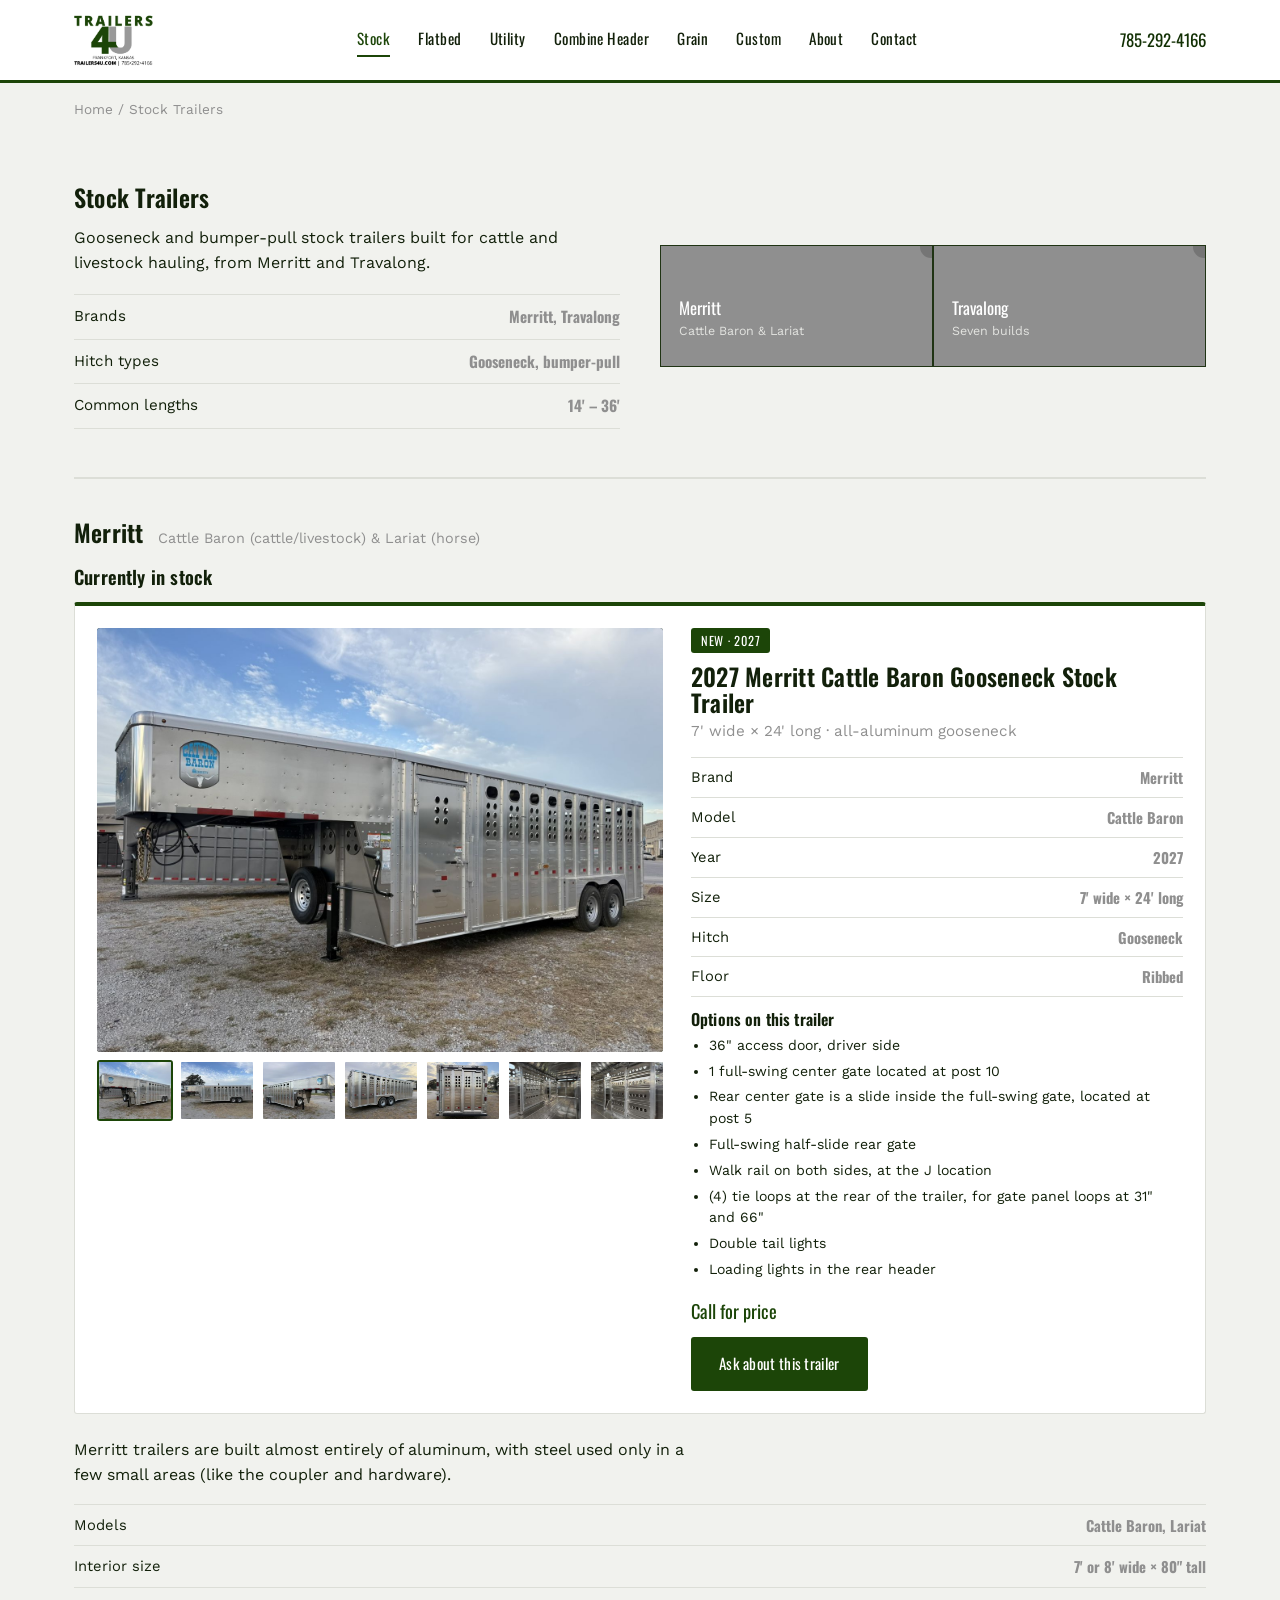
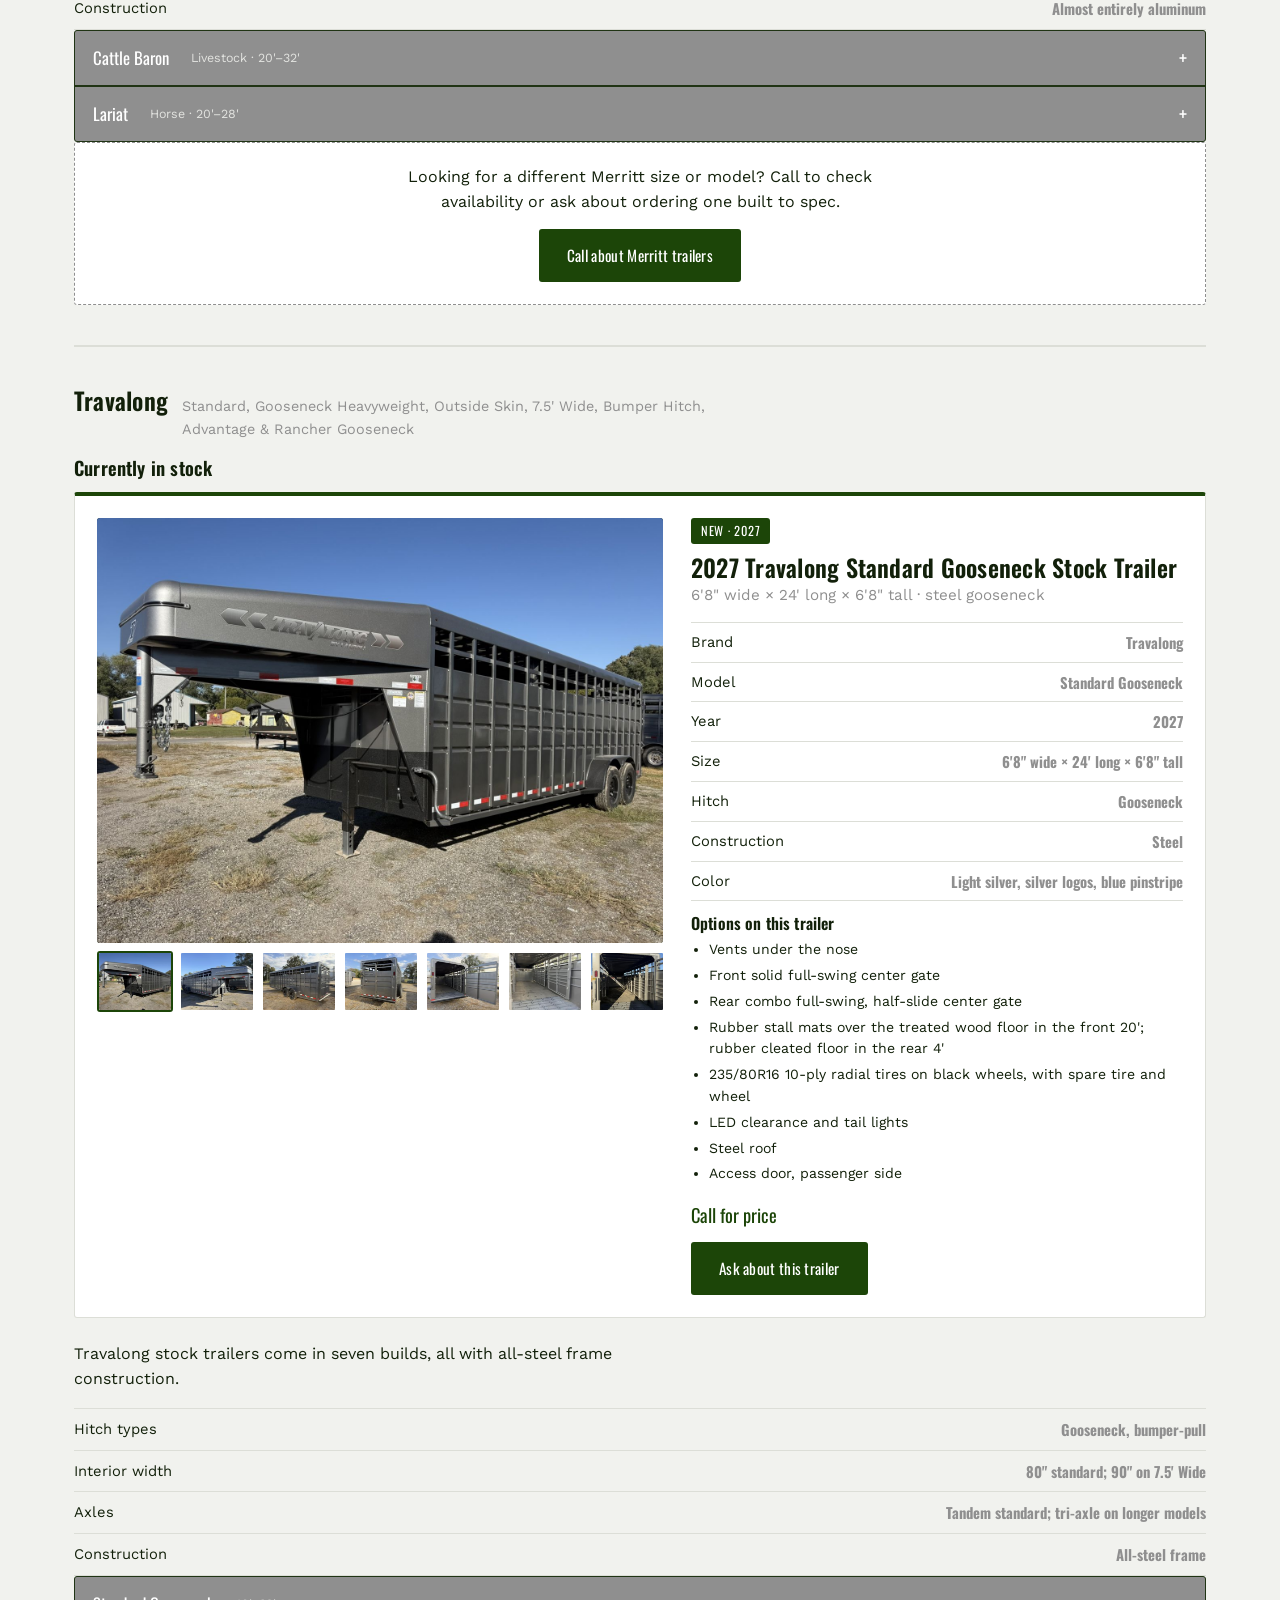
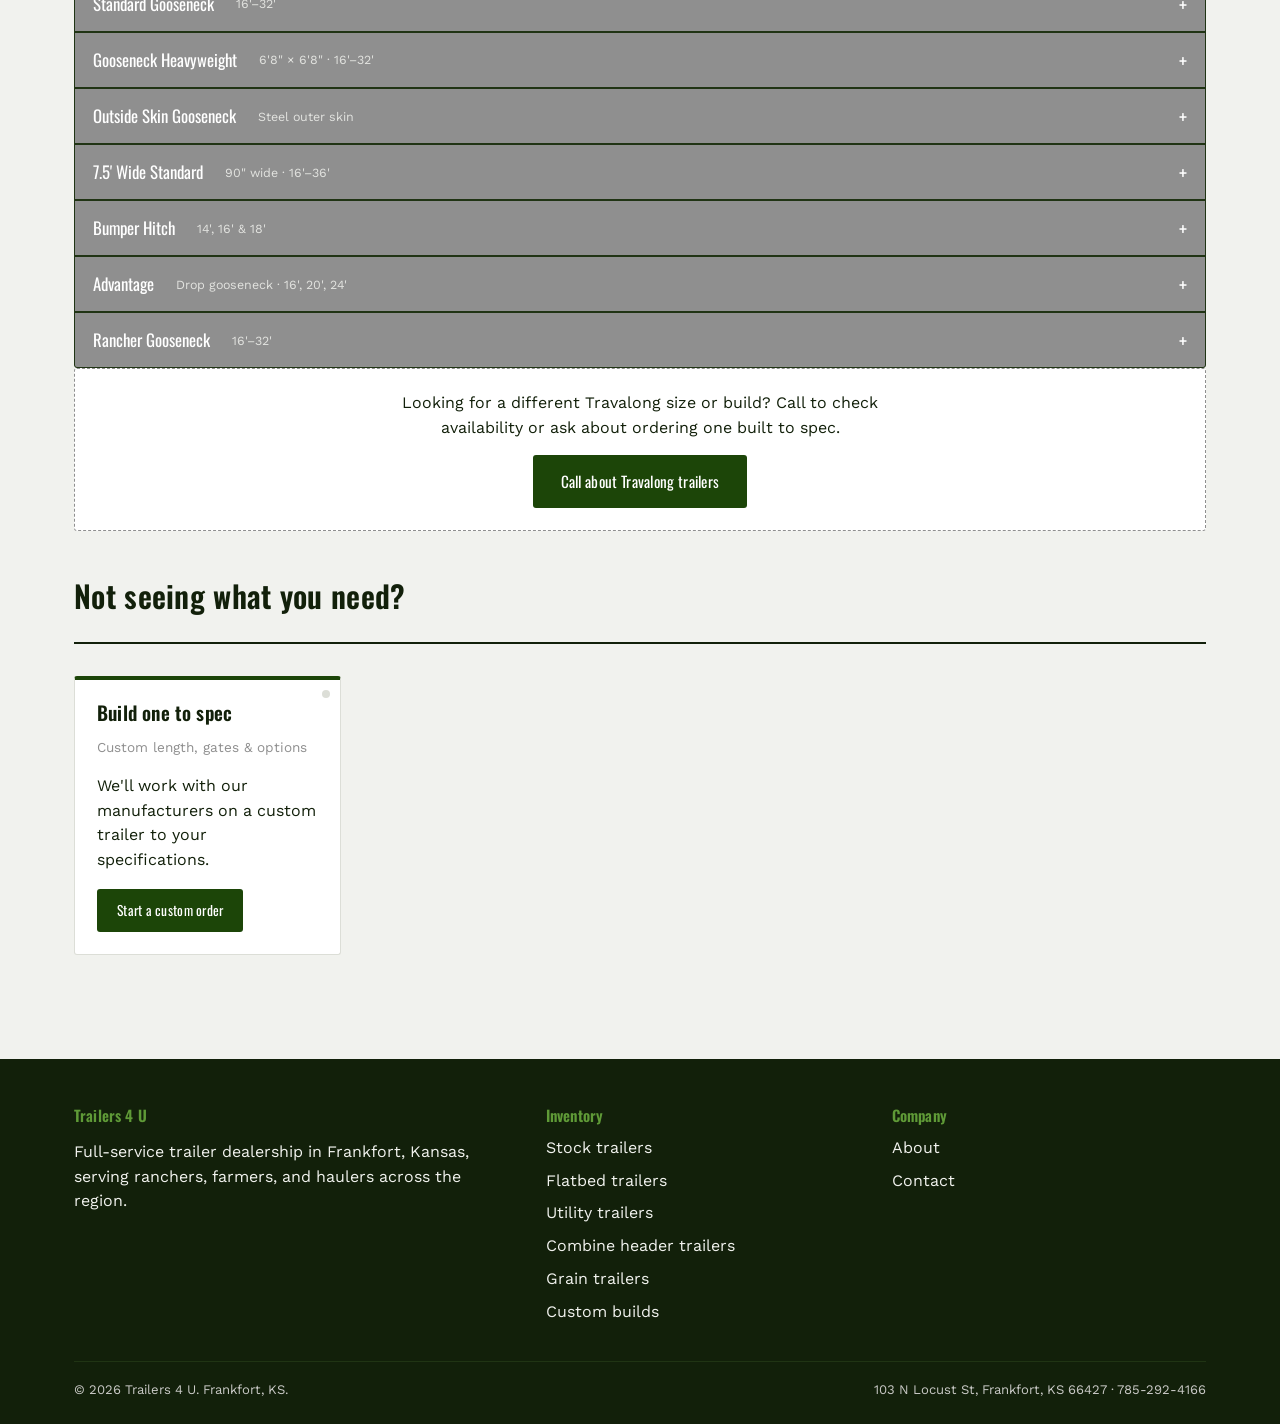
<file: inventory/stock.html>
<!DOCTYPE html>
<html lang="en">
<head>
<meta charset="UTF-8">
<meta name="viewport" content="width=device-width, initial-scale=1.0">
<title>Merritt Gooseneck &amp; Travalong Gooseneck/Bumper-Pull Stock Trailers | Trailers 4 U, Frankfort KS</title>
<meta name="description" content="Merritt Cattle Baron and Lariat and seven Travalong stock trailer builds, gooseneck and bumper-pull, at Trailers 4 U in Frankfort, Kansas.">
<link rel="canonical" href="https://www.trailers4u.com/inventory/stock.html">
<meta property="og:type" content="website">
<meta property="og:title" content="Stock Trailers | Merritt &amp; Travalong | Trailers 4 U">
<meta property="og:description" content="Merritt and Travalong stock trailers in Frankfort, Kansas.">
<meta property="og:url" content="https://www.trailers4u.com/inventory/stock.html">

<link rel="preconnect" href="https://fonts.googleapis.com">
<link rel="preconnect" href="https://fonts.gstatic.com" crossorigin>
<link href="https://fonts.googleapis.com/css2?family=Oswald:wght@500;600;700&family=Work+Sans:wght@400;500;600&display=swap" rel="stylesheet">
<link rel="stylesheet" href="../css/styles.css">
<link rel="stylesheet" href="../css/inventory.css">

<script type="application/ld+json">
{
  "@context": "https://schema.org",
  "@type": "BreadcrumbList",
  "itemListElement": [
    {"@type": "ListItem", "position": 1, "name": "Home", "item": "https://www.trailers4u.com/"},
    {"@type": "ListItem", "position": 2, "name": "Stock Trailers", "item": "https://www.trailers4u.com/inventory/stock.html"}
  ]
}
</script>
</head>
<body>

<header class="site-header">
  <div class="container">
    <a href="../index.html" class="brand">
      <img src="../images/logo.png" alt="Trailers 4 U">
    </a>
    <button class="nav-toggle" aria-expanded="false" aria-controls="main-nav">Menu</button>
    <nav class="main-nav" id="main-nav">
      <ul>
        <li><a href="stock.html" aria-current="page">Stock</a></li>
        <li><a href="flatbed.html">Flatbed</a></li>
        <li><a href="utility.html">Utility</a></li>
        <li><a href="combine-header.html">Combine Header</a></li>
        <li><a href="grain.html">Grain</a></li>
        <li><a href="custom.html">Custom</a></li>
        <li><a href="../about.html">About</a></li>
        <li><a href="../contact.html">Contact</a></li>
      </ul>
    </nav>
    <a href="tel:+17852924166" class="header-phone">785-292-4166</a>
  </div>
</header>

<div class="container">
  <nav class="breadcrumb" aria-label="Breadcrumb">
    <a href="../index.html">Home</a> / Stock Trailers
  </nav>
</div>

<section class="section">
  <div class="container">
    <div class="cat-intro">
      <div>
        <h1>Stock Trailers</h1>
        <p>Gooseneck and bumper-pull stock trailers built for cattle and livestock hauling, from Merritt and Travalong.</p>
        <ul class="specs">
          <li><span>Brands</span> <strong>Merritt, Travalong</strong></li>
          <li><span>Hitch types</span> <strong>Gooseneck, bumper-pull</strong></li>
          <li><span>Common lengths</span> <strong>14' &ndash; 36'</strong></li>
        </ul>
      </div>
      <div class="hero-grid">
        <a href="#merritt"><span class="tag">Merritt</span><span class="sub">Cattle Baron &amp; Lariat</span></a>
        <a href="#travalong"><span class="tag">Travalong</span><span class="sub">Seven builds</span></a>
      </div>
    </div>

    <div class="brand-block" id="merritt">
      <div class="brand-block-head">
        <h2>Merritt</h2>
        <p class="brand-tagline">Cattle Baron (cattle/livestock) &amp; Lariat (horse)</p>
      </div>
      <h3 class="in-stock-head">Currently in stock</h3>
      <article class="listing">
        <div class="listing-gallery">
          <div class="listing-main"><img src="../images/inventory/merritt-cattle-baron-7x24/01.jpg" alt="Merritt Cattle Baron gooseneck stock trailer, front three-quarter view" width="1400" height="1050"></div>
          <div class="listing-thumbs">
          <a href="../images/inventory/merritt-cattle-baron-7x24/01.jpg" aria-current="true"><img src="../images/inventory/merritt-cattle-baron-7x24/01-thumb.jpg" alt="Merritt Cattle Baron gooseneck stock trailer, front three-quarter view" loading="lazy" width="76" height="57"></a>
          <a href="../images/inventory/merritt-cattle-baron-7x24/02.jpg"><img src="../images/inventory/merritt-cattle-baron-7x24/02-thumb.jpg" alt="Merritt Cattle Baron gooseneck stock trailer, driver side" loading="lazy" width="76" height="57"></a>
          <a href="../images/inventory/merritt-cattle-baron-7x24/03.jpg"><img src="../images/inventory/merritt-cattle-baron-7x24/03-thumb.jpg" alt="Cattle Baron stock trailer, rear three-quarter view showing gooseneck and spare tire" loading="lazy" width="76" height="57"></a>
          <a href="../images/inventory/merritt-cattle-baron-7x24/04.jpg"><img src="../images/inventory/merritt-cattle-baron-7x24/04-thumb.jpg" alt="Cattle Baron stock trailer, passenger side and tandem axles" loading="lazy" width="76" height="57"></a>
          <a href="../images/inventory/merritt-cattle-baron-7x24/05.jpg"><img src="../images/inventory/merritt-cattle-baron-7x24/05-thumb.jpg" alt="Rear of the stock trailer with sliding rear gates" loading="lazy" width="76" height="57"></a>
          <a href="../images/inventory/merritt-cattle-baron-7x24/06.jpg"><img src="../images/inventory/merritt-cattle-baron-7x24/06-thumb.jpg" alt="Interior with ribbed aluminum floor and cut gates" loading="lazy" width="76" height="57"></a>
          <a href="../images/inventory/merritt-cattle-baron-7x24/07.jpg"><img src="../images/inventory/merritt-cattle-baron-7x24/07-thumb.jpg" alt="Interior center gates and side access" loading="lazy" width="76" height="57"></a>
          <a href="../images/inventory/merritt-cattle-baron-7x24/08.jpg"><img src="../images/inventory/merritt-cattle-baron-7x24/08-thumb.jpg" alt="Interior gates, closer view" loading="lazy" width="76" height="57"></a>
          <a href="../images/inventory/merritt-cattle-baron-7x24/09.jpg"><img src="../images/inventory/merritt-cattle-baron-7x24/09-thumb.jpg" alt="Interior gate latches and rear compartment" loading="lazy" width="76" height="57"></a>
          <a href="../images/inventory/merritt-cattle-baron-7x24/10.jpg"><img src="../images/inventory/merritt-cattle-baron-7x24/10-thumb.jpg" alt="Gooseneck area with spare tire and landing jack" loading="lazy" width="76" height="57"></a>
          </div>
        </div>
        <div class="listing-info">
          <span class="listing-badge">NEW &middot; 2027</span>
          <h3>2027 Merritt Cattle Baron Gooseneck Stock Trailer</h3>
          <p class="listing-sub">7' wide &times; 24' long &middot; all-aluminum gooseneck</p>
          <ul class="listing-specs">
            <li><span>Brand</span> <strong>Merritt</strong></li>
            <li><span>Model</span> <strong>Cattle Baron</strong></li>
            <li><span>Year</span> <strong>2027</strong></li>
            <li><span>Size</span> <strong>7' wide &times; 24' long</strong></li>
            <li><span>Hitch</span> <strong>Gooseneck</strong></li>
            <li><span>Floor</span> <strong>Ribbed</strong></li>
          </ul>
          <h4>Options on this trailer</h4>
          <ul class="listing-options">
            <li>36" access door, driver side</li>
            <li>1 full-swing center gate located at post 10</li>
            <li>Rear center gate is a slide inside the full-swing gate, located at post 5</li>
            <li>Full-swing half-slide rear gate</li>
            <li>Walk rail on both sides, at the J location</li>
            <li>(4) tie loops at the rear of the trailer, for gate panel loops at 31" and 66"</li>
            <li>Double tail lights</li>
            <li>Loading lights in the rear header</li>
          </ul>
          <p class="listing-price">Call for price</p>
          <a href="../contact.html" class="btn btn-primary">Ask about this trailer</a>
        </div>
      </article>

      <div class="brand-block-layout">
        <div>
          <p>Merritt trailers are built almost entirely of aluminum, with steel used only in a few small areas (like the coupler and hardware).</p>
          <ul class="specs">
            <li><span>Models</span> <strong>Cattle Baron, Lariat</strong></li>
            <li><span>Interior size</span> <strong>7' or 8' wide &times; 80" tall</strong></li>
            <li><span>Construction</span> <strong>Almost entirely aluminum</strong></li>
          </ul>
        </div>
        <div class="model-list">
          <details class="model-details">
            <summary>
              <span class="model-name">Cattle Baron</span>
              <span class="model-sub">Livestock &middot; 20'&ndash;32'</span>
              <span class="model-toggle" aria-hidden="true"></span>
            </summary>
            <div class="model-body">
              <p>Merritt's livestock-focused gooseneck, in 20', 24', 28', and 32' tri-axle lengths, 7' or 8' wide.</p>
              <ul>
                <li>Diamond-plate ribbed floor welded to 3" structural cross-members</li>
                <li>Extruded winter posts</li>
                <li>Punch-side siding</li>
                <li>Single-sheet aluminum roof, riveted and adhesive-bonded</li>
                <li>Reinforced aluminum corners</li>
                <li>Snap-Back gate latch</li>
                <li>Self-draining fender guard steps</li>
                <li>Rear full-swing gate safety catch</li>
                <li>Tapered fender wells</li>
                <li>Segmented rear skid plate</li>
                <li>Double tail lights and top rear load lights</li>
                <li>Torsion axles with electric brakes and breakaway kit</li>
              </ul>
            </div>
          </details>
          <details class="model-details">
            <summary>
              <span class="model-name">Lariat</span>
              <span class="model-sub">Horse &middot; 20'&ndash;28'</span>
              <span class="model-toggle" aria-hidden="true"></span>
            </summary>
            <div class="model-body">
              <p>Merritt's horse trailer, in 20'x7', 24'x7', 28'x7', 24'x8', and 28'x8' sizes.</p>
              <ul>
                <li>Lockable tack room: 10 bridle hooks, 4 saddle racks, blanket bar</li>
                <li>Flat aluminum floor (.157") for rubber matting</li>
                <li>Sliding nose windows on both sides</li>
                <li>Punch-side siding</li>
                <li>Aluminum roof</li>
                <li>Rear full-swing gate safety catch</li>
                <li>Segmented skid plate</li>
                <li>LED interior and tack room lighting</li>
                <li>Torsion axles with electric brakes</li>
              </ul>
            </div>
          </details>
        </div>
      </div>
      <div class="no-inventory">
        <p>Looking for a different Merritt size or model? Call to check availability or ask about ordering one built to spec.</p>
        <a href="../contact.html" class="btn btn-primary">Call about Merritt trailers</a>
      </div>
    </div>

    <div class="brand-block" id="travalong">
      <div class="brand-block-head">
        <h2>Travalong</h2>
        <p class="brand-tagline">Standard, Gooseneck Heavyweight, Outside Skin, 7.5' Wide, Bumper Hitch, Advantage &amp; Rancher Gooseneck</p>
      </div>
      <h3 class="in-stock-head">Currently in stock</h3>
      <article class="listing">
        <div class="listing-gallery">
          <div class="listing-main"><img src="../images/inventory/travalong-standard-gooseneck-6x8-24/01.jpg" alt="Travalong standard gooseneck stock trailer, front three-quarter view" width="1400" height="1050"></div>
          <div class="listing-thumbs">
          <a href="../images/inventory/travalong-standard-gooseneck-6x8-24/01.jpg" aria-current="true"><img src="../images/inventory/travalong-standard-gooseneck-6x8-24/01-thumb.jpg" alt="Travalong standard gooseneck stock trailer, front three-quarter view" loading="lazy" width="76" height="57"></a>
          <a href="../images/inventory/travalong-standard-gooseneck-6x8-24/02.jpg"><img src="../images/inventory/travalong-standard-gooseneck-6x8-24/02-thumb.jpg" alt="Travalong stock trailer, driver side and gooseneck" loading="lazy" width="76" height="57"></a>
          <a href="../images/inventory/travalong-standard-gooseneck-6x8-24/03.jpg"><img src="../images/inventory/travalong-standard-gooseneck-6x8-24/03-thumb.jpg" alt="Travalong stock trailer, rear three-quarter view with tandem axles and black wheels" loading="lazy" width="76" height="57"></a>
          <a href="../images/inventory/travalong-standard-gooseneck-6x8-24/04.jpg"><img src="../images/inventory/travalong-standard-gooseneck-6x8-24/04-thumb.jpg" alt="Rear of the stock trailer with combo center gate and spare tire" loading="lazy" width="76" height="57"></a>
          <a href="../images/inventory/travalong-standard-gooseneck-6x8-24/05.jpg"><img src="../images/inventory/travalong-standard-gooseneck-6x8-24/05-thumb.jpg" alt="Rear gate open showing rubber cleated floor and interior gates" loading="lazy" width="76" height="57"></a>
          <a href="../images/inventory/travalong-standard-gooseneck-6x8-24/06.jpg"><img src="../images/inventory/travalong-standard-gooseneck-6x8-24/06-thumb.jpg" alt="Interior with rubber stall mats and cut gates" loading="lazy" width="76" height="57"></a>
          <a href="../images/inventory/travalong-standard-gooseneck-6x8-24/07.jpg"><img src="../images/inventory/travalong-standard-gooseneck-6x8-24/07-thumb.jpg" alt="Interior looking toward the front, rear gate open" loading="lazy" width="76" height="57"></a>
          <a href="../images/inventory/travalong-standard-gooseneck-6x8-24/08.jpg"><img src="../images/inventory/travalong-standard-gooseneck-6x8-24/08-thumb.jpg" alt="Gooseneck nose with vents and landing jack" loading="lazy" width="76" height="57"></a>
          </div>
        </div>
        <div class="listing-info">
          <span class="listing-badge">NEW &middot; 2027</span>
          <h3>2027 Travalong Standard Gooseneck Stock Trailer</h3>
          <p class="listing-sub">6'8" wide &times; 24' long &times; 6'8" tall &middot; steel gooseneck</p>
          <ul class="listing-specs">
            <li><span>Brand</span> <strong>Travalong</strong></li>
            <li><span>Model</span> <strong>Standard Gooseneck</strong></li>
            <li><span>Year</span> <strong>2027</strong></li>
            <li><span>Size</span> <strong>6'8" wide &times; 24' long &times; 6'8" tall</strong></li>
            <li><span>Hitch</span> <strong>Gooseneck</strong></li>
            <li><span>Construction</span> <strong>Steel</strong></li>
            <li><span>Color</span> <strong>Light silver, silver logos, blue pinstripe</strong></li>
          </ul>
          <h4>Options on this trailer</h4>
          <ul class="listing-options">
            <li>Vents under the nose</li>
            <li>Front solid full-swing center gate</li>
            <li>Rear combo full-swing, half-slide center gate</li>
            <li>Rubber stall mats over the treated wood floor in the front 20'; rubber cleated floor in the rear 4'</li>
            <li>235/80R16 10-ply radial tires on black wheels, with spare tire and wheel</li>
            <li>LED clearance and tail lights</li>
            <li>Steel roof</li>
            <li>Access door, passenger side</li>
          </ul>
          <p class="listing-price">Call for price</p>
          <a href="../contact.html" class="btn btn-primary">Ask about this trailer</a>
        </div>
      </article>

      <div class="brand-block-layout">
        <div>
          <p>Travalong stock trailers come in seven builds, all with all-steel frame construction.</p>
          <ul class="specs">
            <li><span>Hitch types</span> <strong>Gooseneck, bumper-pull</strong></li>
            <li><span>Interior width</span> <strong>80" standard; 90" on 7.5' Wide</strong></li>
            <li><span>Axles</span> <strong>Tandem standard; tri-axle on longer models</strong></li>
            <li><span>Construction</span> <strong>All-steel frame</strong></li>
          </ul>
        </div>
        <div class="model-list">
          <details class="model-details">
            <summary>
              <span class="model-name">Standard Gooseneck</span>
              <span class="model-sub">16'&ndash;32'</span>
              <span class="model-toggle" aria-hidden="true"></span>
            </summary>
            <div class="model-body">
              <p>Lengths from 16' to 32'. GVWR is 14,000 lbs on the 16' through 24', and 21,000 lbs on the tri-axle 28' and 32'.</p>
              <ul>
                <li>Fold-down nose gate</li>
                <li>Sliding rear gate with slam and butterfly latch</li>
                <li>42" sloped, tapered nose</li>
                <li>Treated wood floor</li>
                <li>Torsion axles with electric brakes</li>
                <li>42" escape door, passenger side</li>
                <li>Breakaway battery box</li>
                <li>Crossmembers and uprights on 16" centers</li>
              </ul>
            </div>
          </details>
          <details class="model-details">
            <summary>
              <span class="model-name">Gooseneck Heavyweight</span>
              <span class="model-sub">6'8" &times; 6'8" &middot; 16'&ndash;32'</span>
              <span class="model-toggle" aria-hidden="true"></span>
            </summary>
            <div class="model-body">
              <p>Named for its heavier build: crossmembers and 1"x2" uprights on 12" centers, versus 16" on the Standard. Lengths are 16', 20', 24', 28', and 32'.</p>
              <ul>
                <li>6'8" wide and 6'8" tall</li>
                <li>Tandem axle on 16'&ndash;24'</li>
                <li>28' and 32' step up to tri-axle with triple 7,000# axles</li>
                <li>16' and 20': one solid interior gate</li>
                <li>24', 28' and 32': two interior gates</li>
                <li>Crossmembers and 1"x2" uprights on 12" centers</li>
              </ul>
            </div>
          </details>
          <details class="model-details">
            <summary>
              <span class="model-name">Outside Skin Gooseneck</span>
              <span class="model-sub">Steel outer skin</span>
              <span class="model-toggle" aria-hidden="true"></span>
            </summary>
            <div class="model-body">
              <p>Built on the same base as the Standard Gooseneck, with an outer galvannealed steel skin added.</p>
              <ul>
                <li>Outer galvannealed steel skin</li>
                <li>Double-lined with 16-gauge galvannealed steel</li>
                <li>Caulked seams</li>
                <li>Same base features as the Standard Gooseneck</li>
              </ul>
            </div>
          </details>
          <details class="model-details">
            <summary>
              <span class="model-name">7.5' Wide Standard</span>
              <span class="model-sub">90" wide &middot; 16'&ndash;36'</span>
              <span class="model-toggle" aria-hidden="true"></span>
            </summary>
            <div class="model-body">
              <p>A wider build with a 90" interior, in lengths from 16' to 36'. GVWR reaches 22,500 lbs on the tri-axle 36'.</p>
              <ul>
                <li>90" interior width</li>
                <li>16' to 36' lengths</li>
                <li>GVWR up to 22,500 lbs (36' tri-axle)</li>
                <li>28' and longer have a frame truss and boxed stem</li>
                <li>32' is only available with the half-nose 10" channel drop gooseneck</li>
              </ul>
            </div>
          </details>
          <details class="model-details">
            <summary>
              <span class="model-name">Bumper Hitch</span>
              <span class="model-sub">14', 16' &amp; 18'</span>
              <span class="model-toggle" aria-hidden="true"></span>
            </summary>
            <div class="model-body">
              <p>A bumper-pull stock trailer, with no gooseneck, in 14', 16', and 18' lengths. GVWR runs 10,160 to 12,000 lbs.</p>
              <ul>
                <li>Bumper-pull hitch</li>
                <li>GVWR 10,160&ndash;12,000 lbs</li>
                <li>Topwind 5K jack</li>
                <li>Tapered nose</li>
                <li>Gator Hyde gravel guard</li>
                <li>Sliding rear gate</li>
                <li>Torsion axles with electric brakes</li>
              </ul>
            </div>
          </details>
          <details class="model-details">
            <summary>
              <span class="model-name">Advantage</span>
              <span class="model-sub">Drop gooseneck &middot; 16', 20', 24'</span>
              <span class="model-toggle" aria-hidden="true"></span>
            </summary>
            <div class="model-body">
              <p>A drop gooseneck with a wedge nose, in 16', 20', and 24' lengths. GVWR is 14,000 lbs, and every length comes standard on tandem axles.</p>
              <ul>
                <li>Drop gooseneck, wedge nose</li>
                <li>GVWR 14,000 lbs, tandem axles on all lengths</li>
                <li>G90 galvanized inside siding (57")</li>
                <li>Travaluscent roof</li>
                <li>Sliding rear gate</li>
                <li>Drop-leg dual pin spring retraction jack</li>
              </ul>
            </div>
          </details>
          <details class="model-details">
            <summary>
              <span class="model-name">Rancher Gooseneck</span>
              <span class="model-sub">16'&ndash;32'</span>
              <span class="model-toggle" aria-hidden="true"></span>
            </summary>
            <div class="model-body">
              <p>Lengths from 16' to 32'. GVWR is 14,000 lbs, and every length comes standard on tandem axles.</p>
              <ul>
                <li>Two 14"x34" bus windows in the nose</li>
                <li>Solid rear gate with slam latch</li>
                <li>42" tapered nose</li>
                <li>Aluminum treadplate gravel guard</li>
                <li>GVWR 14,000 lbs, tandem axles on all lengths</li>
              </ul>
            </div>
          </details>
        </div>
      </div>
      <div class="no-inventory">
        <p>Looking for a different Travalong size or build? Call to check availability or ask about ordering one built to spec.</p>
        <a href="../contact.html" class="btn btn-primary">Call about Travalong trailers</a>
      </div>
    </div>

    <div class="section-head" style="margin-top:48px;">
      <h2>Not seeing what you need?</h2>
    </div>
    <div class="plate-grid">
      <div class="plate-card">
        <h3>Build one to spec</h3>
        <p class="plate-meta">Custom length, gates &amp; options</p>
        <p>We'll work with our manufacturers on a custom trailer to your specifications.</p>
        <a href="custom.html" class="btn btn-primary">Start a custom order</a>
      </div>
    </div>
  </div>
</section>

<footer class="site-footer">
  <div class="container">
    <div class="footer-grid">
      <div>
        <h4>Trailers 4 U</h4>
        <p>Full-service trailer dealership in Frankfort, Kansas, serving ranchers, farmers, and haulers across the region.</p>
      </div>
      <div>
        <h4>Inventory</h4>
        <ul>
          <li><a href="stock.html">Stock trailers</a></li>
          <li><a href="flatbed.html">Flatbed trailers</a></li>
          <li><a href="utility.html">Utility trailers</a></li>
          <li><a href="combine-header.html">Combine header trailers</a></li>
          <li><a href="grain.html">Grain trailers</a></li>
          <li><a href="custom.html">Custom builds</a></li>
        </ul>
      </div>
      <div>
        <h4>Company</h4>
        <ul>
          <li><a href="../about.html">About</a></li>
          <li><a href="../contact.html">Contact</a></li>
        </ul>
      </div>
    </div>
    <div class="footer-bottom">
      <span>&copy; 2026 Trailers 4 U. Frankfort, KS.</span>
      <span>103 N Locust St, Frankfort, KS 66427 &middot; 785-292-4166</span>
    </div>
  </div>
</footer>

<script src="../js/main.js"></script>
<script src="../js/gallery.js"></script>
</body>
</html>
</file>
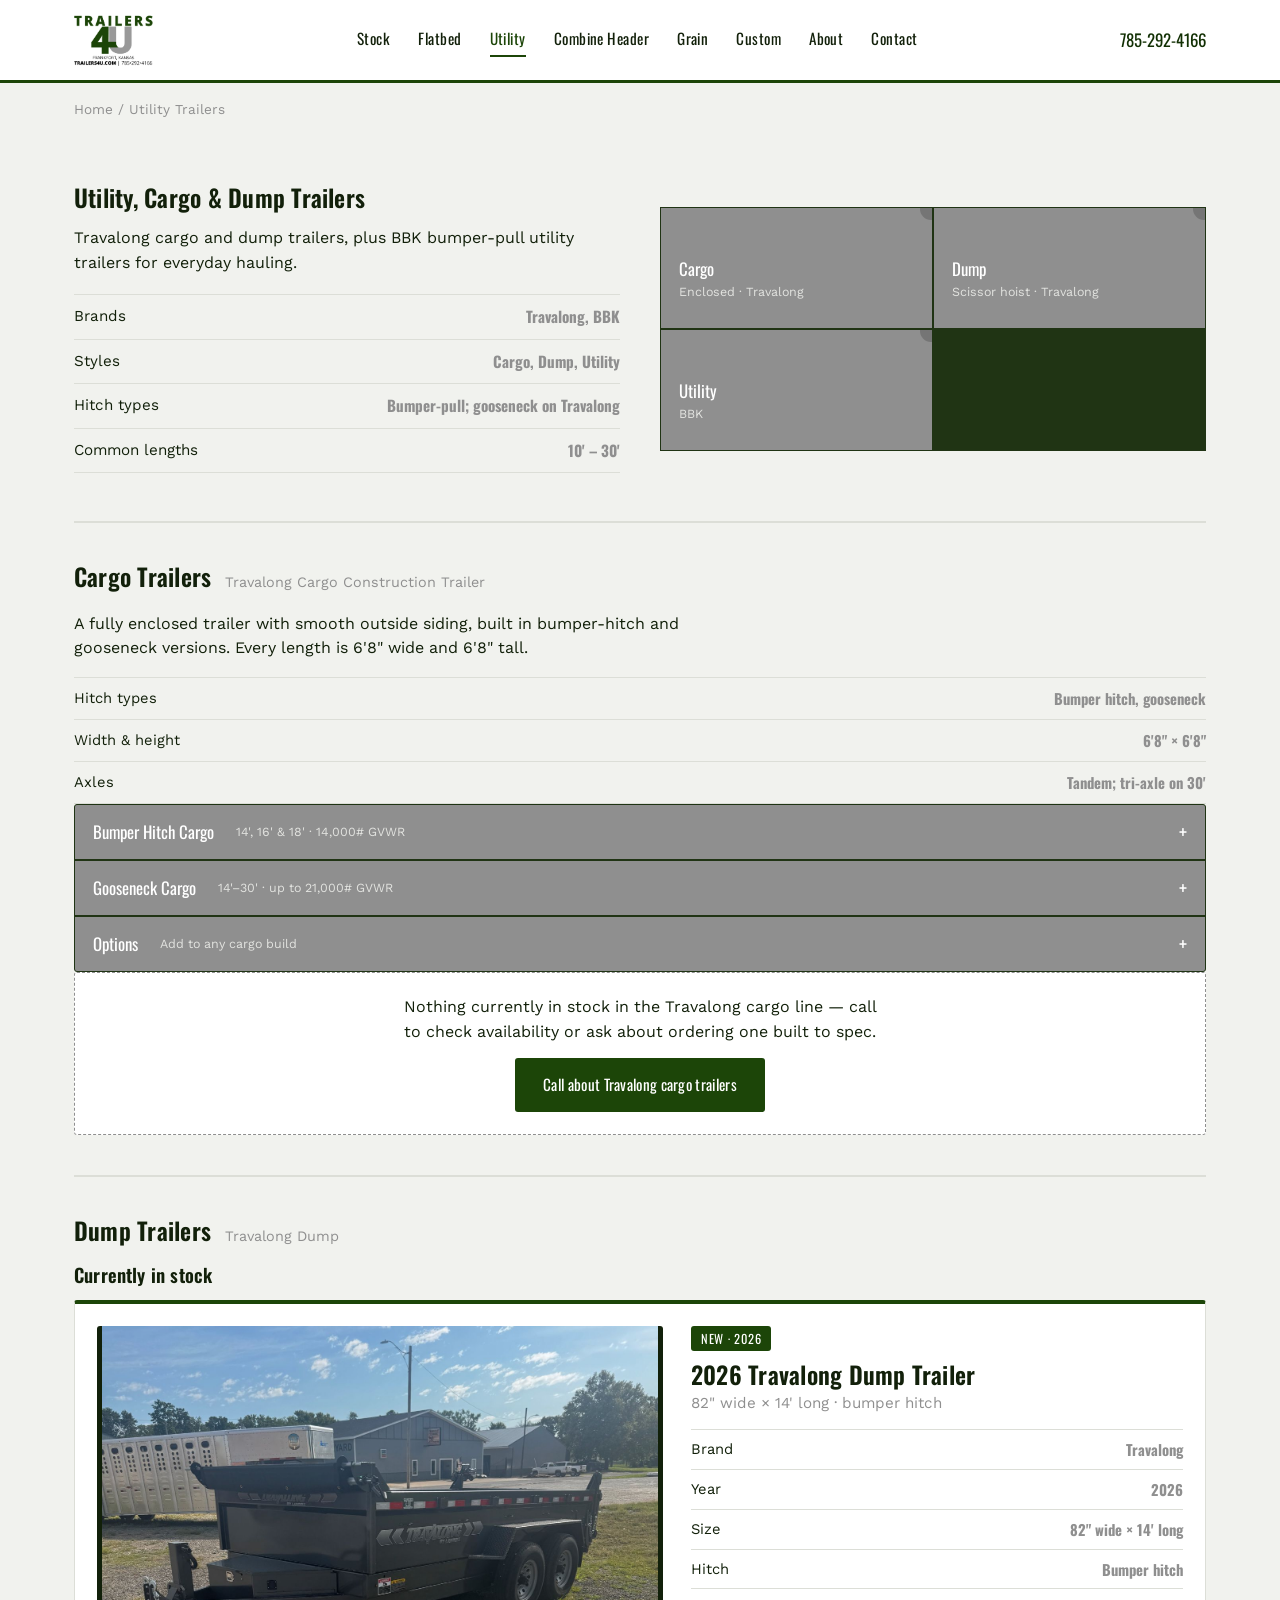
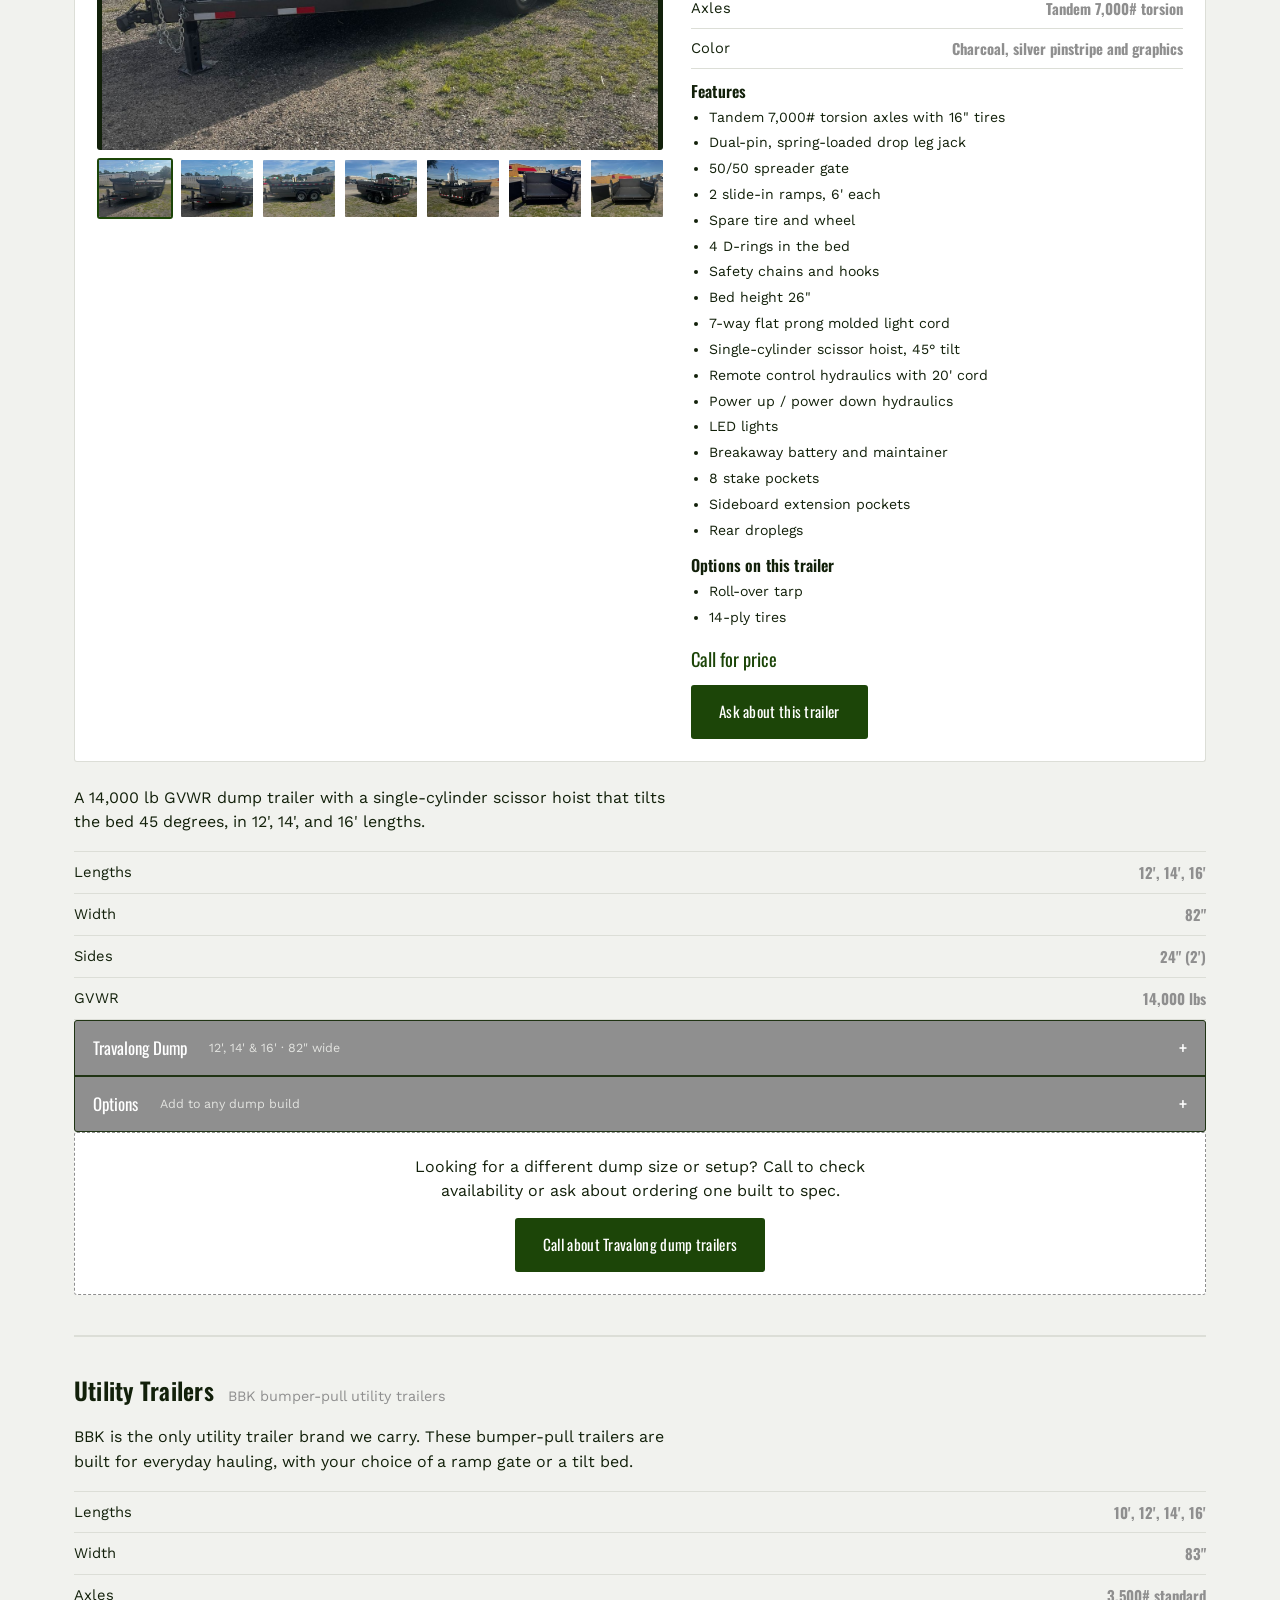
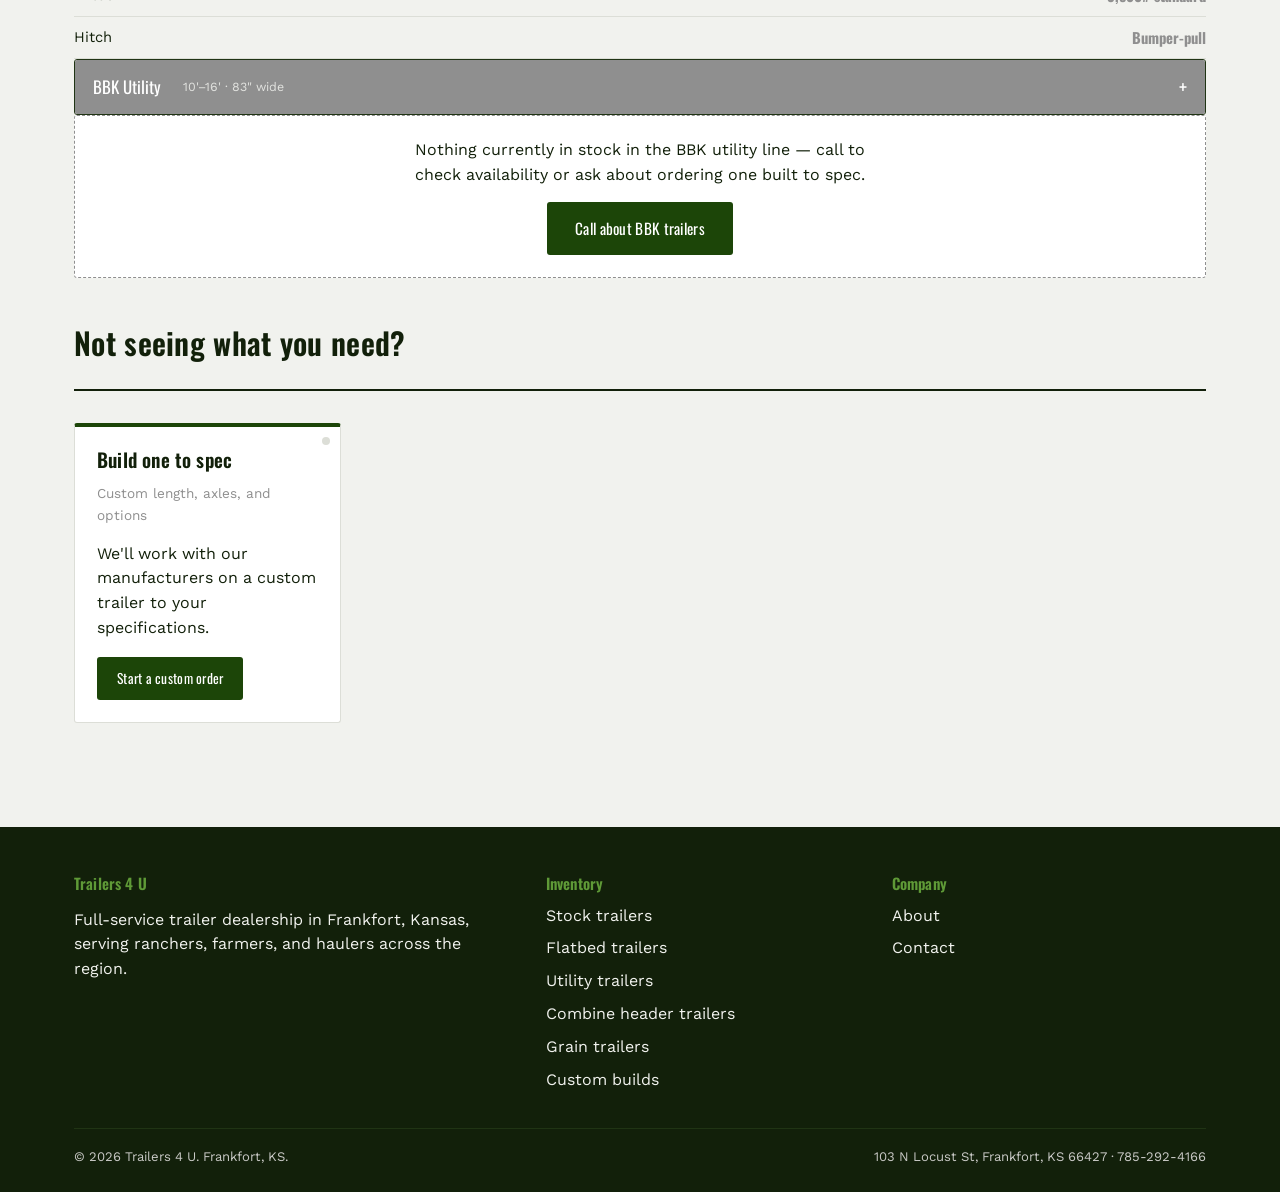
<file: inventory/utility.html>
<!DOCTYPE html>
<html lang="en">
<head>
<meta charset="UTF-8">
<meta name="viewport" content="width=device-width, initial-scale=1.0">
<title>Cargo, Dump &amp; Utility Trailers for Sale | Travalong &amp; BBK | Trailers 4 U, Frankfort KS</title>
<meta name="description" content="Travalong cargo and dump trailers and BBK bumper-pull utility trailers at Trailers 4 U in Frankfort, Kansas, built to spec.">
<link rel="canonical" href="https://www.trailers4u.com/inventory/utility.html">
<meta property="og:type" content="website">
<meta property="og:title" content="Cargo, Dump &amp; Utility Trailers | Trailers 4 U">
<meta property="og:description" content="Travalong cargo and dump trailers and BBK utility trailers in Frankfort, Kansas.">
<meta property="og:url" content="https://www.trailers4u.com/inventory/utility.html">

<link rel="preconnect" href="https://fonts.googleapis.com">
<link rel="preconnect" href="https://fonts.gstatic.com" crossorigin>
<link href="https://fonts.googleapis.com/css2?family=Oswald:wght@500;600;700&family=Work+Sans:wght@400;500;600&display=swap" rel="stylesheet">
<link rel="stylesheet" href="../css/styles.css">
<link rel="stylesheet" href="../css/inventory.css">

<script type="application/ld+json">
{
  "@context": "https://schema.org",
  "@type": "BreadcrumbList",
  "itemListElement": [
    {"@type": "ListItem", "position": 1, "name": "Home", "item": "https://www.trailers4u.com/"},
    {"@type": "ListItem", "position": 2, "name": "Utility Trailers", "item": "https://www.trailers4u.com/inventory/utility.html"}
  ]
}
</script>
</head>
<body>

<header class="site-header">
  <div class="container">
    <a href="../index.html" class="brand">
      <img src="../images/logo.png" alt="Trailers 4 U">
    </a>
    <button class="nav-toggle" aria-expanded="false" aria-controls="main-nav">Menu</button>
    <nav class="main-nav" id="main-nav">
      <ul>
        <li><a href="stock.html">Stock</a></li>
        <li><a href="flatbed.html">Flatbed</a></li>
        <li><a href="utility.html" aria-current="page">Utility</a></li>
        <li><a href="combine-header.html">Combine Header</a></li>
        <li><a href="grain.html">Grain</a></li>
        <li><a href="custom.html">Custom</a></li>
        <li><a href="../about.html">About</a></li>
        <li><a href="../contact.html">Contact</a></li>
      </ul>
    </nav>
    <a href="tel:+17852924166" class="header-phone">785-292-4166</a>
  </div>
</header>

<div class="container">
  <nav class="breadcrumb" aria-label="Breadcrumb">
    <a href="../index.html">Home</a> / Utility Trailers
  </nav>
</div>

<section class="section">
  <div class="container">
    <div class="cat-intro">
      <div>
        <h1>Utility, Cargo &amp; Dump Trailers</h1>
        <p>Travalong cargo and dump trailers, plus BBK bumper-pull utility trailers for everyday hauling.</p>
        <ul class="specs">
          <li><span>Brands</span> <strong>Travalong, BBK</strong></li>
          <li><span>Styles</span> <strong>Cargo, Dump, Utility</strong></li>
          <li><span>Hitch types</span> <strong>Bumper-pull; gooseneck on Travalong</strong></li>
          <li><span>Common lengths</span> <strong>10' &ndash; 30'</strong></li>
        </ul>
      </div>
      <div class="hero-grid">
        <a href="#cargo"><span class="tag">Cargo</span><span class="sub">Enclosed &middot; Travalong</span></a>
        <a href="#dump"><span class="tag">Dump</span><span class="sub">Scissor hoist &middot; Travalong</span></a>
        <a href="#utility"><span class="tag">Utility</span><span class="sub">BBK</span></a>
      </div>
    </div>

    <div class="brand-block" id="cargo">
      <div class="brand-block-head">
        <h2>Cargo Trailers</h2>
        <p class="brand-tagline">Travalong Cargo Construction Trailer</p>
      </div>
      <div class="brand-block-layout">
        <div>
          <p>A fully enclosed trailer with smooth outside siding, built in bumper-hitch and gooseneck versions. Every length is 6'8" wide and 6'8" tall.</p>
          <ul class="specs">
            <li><span>Hitch types</span> <strong>Bumper hitch, gooseneck</strong></li>
            <li><span>Width &amp; height</span> <strong>6'8" &times; 6'8"</strong></li>
            <li><span>Axles</span> <strong>Tandem; tri-axle on 30'</strong></li>
          </ul>
        </div>
        <div class="model-list">
          <details class="model-details">
            <summary>
              <span class="model-name">Bumper Hitch Cargo</span>
              <span class="model-sub">14', 16' &amp; 18' &middot; 14,000# GVWR</span>
              <span class="model-toggle" aria-hidden="true"></span>
            </summary>
            <div class="model-body">
              <p>Bumper-pull cargo trailers in 14', 16', and 18' lengths, each rated 14,000 lbs GVWR on two axles.</p>
              <ul>
                <li>6'8" wide, 6'8" tall</li>
                <li>14,000 lbs GVWR, 2 axles</li>
                <li>Torsion axles with electric brakes</li>
                <li>36" x 65" fiberglass access door</li>
                <li>Wraparound 50/50 double rear doors with cam locks and drip rail</li>
                <li>Smooth outside siding, caulked seams</li>
                <li>Uprights and floor crossmembers about 16" on center</li>
                <li>3/8" treated plywood floor</li>
                <li>Gator Hyde gravel guard</li>
                <li>Dome light and LED lights</li>
                <li>Spare rim and tire, radial tires</li>
                <li>Breakaway battery with maintainer</li>
              </ul>
            </div>
          </details>
          <details class="model-details">
            <summary>
              <span class="model-name">Gooseneck Cargo</span>
              <span class="model-sub">14'&ndash;30' &middot; up to 21,000# GVWR</span>
              <span class="model-toggle" aria-hidden="true"></span>
            </summary>
            <div class="model-body">
              <p>Gooseneck cargo trailers in 14', 16', 18', 20', 24', 28', and 30' lengths. The 14' through 24' are rated 14,000 lbs GVWR; the 28' steps up to 16,000 lbs, and the 30' is a tri-axle rated 21,000 lbs.</p>
              <ul>
                <li>6'8" wide, 6'8" tall</li>
                <li>14,000 lbs GVWR (14'&ndash;24'), 16,000 lbs (28'), 21,000 lbs tri-axle (30')</li>
                <li>Torsion axles with electric brakes</li>
                <li>36" x 65" fiberglass access door</li>
                <li>Wraparound 50/50 double rear doors with cam locks and drip rail</li>
                <li>Smooth outside siding, caulked seams</li>
                <li>Uprights and floor crossmembers about 16" on center</li>
                <li>3/8" treated plywood floor</li>
                <li>Gator Hyde gravel guard</li>
                <li>Dome light and LED lights</li>
                <li>Spare rim and tire, radial tires</li>
                <li>Breakaway battery with maintainer</li>
              </ul>
            </div>
          </details>
          <details class="model-details">
            <summary>
              <span class="model-name">Options</span>
              <span class="model-sub">Add to any cargo build</span>
              <span class="model-toggle" aria-hidden="true"></span>
            </summary>
            <div class="model-body">
              <ul>
                <li>8,000 lb axles</li>
                <li>D-rings</li>
                <li>Winch</li>
                <li>Gooseneck hitch</li>
              </ul>
            </div>
          </details>
        </div>
      </div>
      <div class="no-inventory">
        <p>Nothing currently in stock in the Travalong cargo line &mdash; call to check availability or ask about ordering one built to spec.</p>
        <a href="../contact.html" class="btn btn-primary">Call about Travalong cargo trailers</a>
      </div>
    </div>

    <div class="brand-block" id="dump">
      <div class="brand-block-head">
        <h2>Dump Trailers</h2>
        <p class="brand-tagline">Travalong Dump</p>
      </div>
            <h3 class="in-stock-head">Currently in stock</h3>
      <article class="listing">
        <div class="listing-gallery">
          <div class="listing-main"><img src="../images/inventory/travalong-dump-14-2026/01.jpg" alt="Travalong dump trailer, front three-quarter view with roll-over tarp" width="1400" height="1050"></div>
          <div class="listing-thumbs">
          <a href="../images/inventory/travalong-dump-14-2026/01.jpg" aria-current="true"><img src="../images/inventory/travalong-dump-14-2026/01-thumb.jpg" alt="Travalong dump trailer, front three-quarter view with roll-over tarp" loading="lazy" width="76" height="57"></a>
          <a href="../images/inventory/travalong-dump-14-2026/02.jpg"><img src="../images/inventory/travalong-dump-14-2026/02-thumb.jpg" alt="Travalong dump trailer, front view with spare tire" loading="lazy" width="76" height="57"></a>
          <a href="../images/inventory/travalong-dump-14-2026/03.jpg"><img src="../images/inventory/travalong-dump-14-2026/03-thumb.jpg" alt="Travalong dump trailer, driver side" loading="lazy" width="76" height="57"></a>
          <a href="../images/inventory/travalong-dump-14-2026/04.jpg"><img src="../images/inventory/travalong-dump-14-2026/04-thumb.jpg" alt="Travalong dump trailer, rear three-quarter view" loading="lazy" width="76" height="57"></a>
          <a href="../images/inventory/travalong-dump-14-2026/05.jpg"><img src="../images/inventory/travalong-dump-14-2026/05-thumb.jpg" alt="Travalong dump trailer, rear view with spare tire mounted" loading="lazy" width="76" height="57"></a>
          <a href="../images/inventory/travalong-dump-14-2026/06.jpg"><img src="../images/inventory/travalong-dump-14-2026/06-thumb.jpg" alt="Dump bed with both rear gates open" loading="lazy" width="76" height="57"></a>
          <a href="../images/inventory/travalong-dump-14-2026/07.jpg"><img src="../images/inventory/travalong-dump-14-2026/07-thumb.jpg" alt="Dump bed interior with 50/50 spreader gate open" loading="lazy" width="76" height="57"></a>
          <a href="../images/inventory/travalong-dump-14-2026/08.jpg"><img src="../images/inventory/travalong-dump-14-2026/08-thumb.jpg" alt="Travalong dump trailer, front three-quarter view showing toolbox and drop leg jack" loading="lazy" width="76" height="57"></a>
          <a href="../images/inventory/travalong-dump-14-2026/09.jpg"><img src="../images/inventory/travalong-dump-14-2026/09-thumb.jpg" alt="Travalong dump trailer, side profile" loading="lazy" width="76" height="57"></a>
          <a href="../images/inventory/travalong-dump-14-2026/10.jpg"><img src="../images/inventory/travalong-dump-14-2026/10-thumb.jpg" alt="Travalong dump trailer, front view with tool box" loading="lazy" width="76" height="57"></a>
          </div>
        </div>
        <div class="listing-info">
          <span class="listing-badge">NEW &middot; 2026</span>
          <h3>2026 Travalong Dump Trailer</h3>
          <p class="listing-sub">82" wide &times; 14' long &middot; bumper hitch</p>
          <ul class="listing-specs">
            <li><span>Brand</span> <strong>Travalong</strong></li>
            <li><span>Year</span> <strong>2026</strong></li>
            <li><span>Size</span> <strong>82" wide &times; 14' long</strong></li>
            <li><span>Hitch</span> <strong>Bumper hitch</strong></li>
            <li><span>Axles</span> <strong>Tandem 7,000# torsion</strong></li>
            <li><span>Color</span> <strong>Charcoal, silver pinstripe and graphics</strong></li>
          </ul>
          <h4>Features</h4>
          <ul class="listing-options">
            <li>Tandem 7,000# torsion axles with 16" tires</li>
            <li>Dual-pin, spring-loaded drop leg jack</li>
            <li>50/50 spreader gate</li>
            <li>2 slide-in ramps, 6' each</li>
            <li>Spare tire and wheel</li>
            <li>4 D-rings in the bed</li>
            <li>Safety chains and hooks</li>
            <li>Bed height 26"</li>
            <li>7-way flat prong molded light cord</li>
            <li>Single-cylinder scissor hoist, 45&deg; tilt</li>
            <li>Remote control hydraulics with 20' cord</li>
            <li>Power up / power down hydraulics</li>
            <li>LED lights</li>
            <li>Breakaway battery and maintainer</li>
            <li>8 stake pockets</li>
            <li>Sideboard extension pockets</li>
            <li>Rear droplegs</li>
          </ul>
          <h4>Options on this trailer</h4>
          <ul class="listing-options">
            <li>Roll-over tarp</li>
            <li>14-ply tires</li>
          </ul>
          <p class="listing-price">Call for price</p>
          <a href="../contact.html" class="btn btn-primary">Ask about this trailer</a>
        </div>
      </article>

      <div class="brand-block-layout">
        <div>
          <p>A 14,000 lb GVWR dump trailer with a single-cylinder scissor hoist that tilts the bed 45 degrees, in 12', 14', and 16' lengths.</p>
          <ul class="specs">
            <li><span>Lengths</span> <strong>12', 14', 16'</strong></li>
            <li><span>Width</span> <strong>82"</strong></li>
            <li><span>Sides</span> <strong>24" (2')</strong></li>
            <li><span>GVWR</span> <strong>14,000 lbs</strong></li>
          </ul>
        </div>
        <div class="model-list">
          <details class="model-details">
            <summary>
              <span class="model-name">Travalong Dump</span>
              <span class="model-sub">12', 14' &amp; 16' &middot; 82" wide</span>
              <span class="model-toggle" aria-hidden="true"></span>
            </summary>
            <div class="model-body">
              <p>Available in 12', 14', and 16' lengths on two torsion axles with electric brakes. The 12' and 14' come with a 14,000# hoist; the 16' comes with a 16,000# hoist, and the 14' can be upgraded to the 16,000# hoist.</p>
              <ul>
                <li>82" wide, 24" sides</li>
                <li>14,000 lbs GVWR, 2 torsion axles with electric brakes</li>
                <li>Single-cylinder scissor hoist, 45&deg; tilt</li>
                <li>Hoist: 14,000# (12', 14'), 16,000# (16')</li>
                <li>Remote control hydraulics with 20' cord</li>
                <li>Power up / power down</li>
                <li>50/50 spreader gate; 2-way spreader gate</li>
                <li>Integrated toolbox</li>
                <li>2'&ndash;6' slide-in ramps</li>
                <li>4 D-rings in the bed</li>
                <li>Sideboard extension pockets, stake pockets</li>
                <li>Rear dropleg (14' and 16')</li>
                <li>LED lights, formed 11 ga. fenders</li>
                <li>Breakaway battery with maintainer</li>
                <li>Tarp ready</li>
              </ul>
            </div>
          </details>
          <details class="model-details">
            <summary>
              <span class="model-name">Options</span>
              <span class="model-sub">Add to any dump build</span>
              <span class="model-toggle" aria-hidden="true"></span>
            </summary>
            <div class="model-body">
              <ul>
                <li>16,000# hoist on the 14' (standard on 16')</li>
                <li>8,000 lb axles</li>
                <li>Gooseneck hitch</li>
                <li>Wireless remote</li>
                <li>Roll-over tarp</li>
                <li>Fork pockets</li>
                <li>Heavy-duty ramps</li>
              </ul>
            </div>
          </details>
        </div>
      </div>
      <div class="no-inventory">
        <p>Looking for a different dump size or setup? Call to check availability or ask about ordering one built to spec.</p>
        <a href="../contact.html" class="btn btn-primary">Call about Travalong dump trailers</a>
      </div>
    </div>

    <div class="brand-block" id="utility">
      <div class="brand-block-head">
        <h2>Utility Trailers</h2>
        <p class="brand-tagline">BBK bumper-pull utility trailers</p>
      </div>
      <div class="brand-block-layout">
        <div>
          <p>BBK is the only utility trailer brand we carry. These bumper-pull trailers are built for everyday hauling, with your choice of a ramp gate or a tilt bed.</p>
          <ul class="specs">
            <li><span>Lengths</span> <strong>10', 12', 14', 16'</strong></li>
            <li><span>Width</span> <strong>83"</strong></li>
            <li><span>Axles</span> <strong>3,500# standard</strong></li>
            <li><span>Hitch</span> <strong>Bumper-pull</strong></li>
          </ul>
        </div>
        <div class="model-list">
          <details class="model-details">
            <summary>
              <span class="model-name">BBK Utility</span>
              <span class="model-sub">10'&ndash;16' &middot; 83" wide</span>
              <span class="model-toggle" aria-hidden="true"></span>
            </summary>
            <div class="model-body">
              <p>Choose a ramp gate or a tilt bed when you order. Every length is 83" wide and comes standard on 3,500# axles.</p>
              <ul>
                <li>10', 12', 14', and 16' lengths</li>
                <li>83" wide</li>
                <li>3,500# axles standard</li>
                <li>Upgrade to 5,200# axles</li>
                <li>Ramp gate or tilt bed, your choice</li>
                <li>Bumper-pull hitch</li>
              </ul>
            </div>
          </details>
        </div>
      </div>
      <div class="no-inventory">
        <p>Nothing currently in stock in the BBK utility line &mdash; call to check availability or ask about ordering one built to spec.</p>
        <a href="../contact.html" class="btn btn-primary">Call about BBK trailers</a>
      </div>
    </div>

    <div class="section-head" style="margin-top:48px;">
      <h2>Not seeing what you need?</h2>
    </div>
    <div class="plate-grid">
      <div class="plate-card">
        <h3>Build one to spec</h3>
        <p class="plate-meta">Custom length, axles, and options</p>
        <p>We'll work with our manufacturers on a custom trailer to your specifications.</p>
        <a href="custom.html" class="btn btn-primary">Start a custom order</a>
      </div>
    </div>
  </div>
</section>

<footer class="site-footer">
  <div class="container">
    <div class="footer-grid">
      <div>
        <h4>Trailers 4 U</h4>
        <p>Full-service trailer dealership in Frankfort, Kansas, serving ranchers, farmers, and haulers across the region.</p>
      </div>
      <div>
        <h4>Inventory</h4>
        <ul>
          <li><a href="stock.html">Stock trailers</a></li>
          <li><a href="flatbed.html">Flatbed trailers</a></li>
          <li><a href="utility.html">Utility trailers</a></li>
          <li><a href="combine-header.html">Combine header trailers</a></li>
          <li><a href="grain.html">Grain trailers</a></li>
          <li><a href="custom.html">Custom builds</a></li>
        </ul>
      </div>
      <div>
        <h4>Company</h4>
        <ul>
          <li><a href="../about.html">About</a></li>
          <li><a href="../contact.html">Contact</a></li>
        </ul>
      </div>
    </div>
    <div class="footer-bottom">
      <span>&copy; 2026 Trailers 4 U. Frankfort, KS.</span>
      <span>103 N Locust St, Frankfort, KS 66427 &middot; 785-292-4166</span>
    </div>
  </div>
</footer>

<script src="../js/main.js"></script>
<script src="../js/gallery.js"></script>
</body>
</html>
</file>
<file: css/styles.css>
/* ============================================
   Trailers 4 U — shared styles
   Design tokens: galvanized steel + oxide red + wheat gold
   ============================================ */

:root {
  --charcoal: #12200a;       /* near-black, green-shifted — header/footer/hero bg */
  --charcoal-soft: #203414;  /* dividing lines on dark bg */
  --grey: #8f8f8f;           /* logo grey — meta text, tile backgrounds, borders */
  --grey-light: #c9c9c6;     /* lighter grey — secondary text on dark bg */
  --forest: #1c4508;         /* logo green — primary buttons, accents */
  --forest-dark: #123004;    /* hover state for green */
  --forest-bright: #5f9a37;  /* lighter green — legible accent text on dark bg */
  --parchment: #f1f2ee;      /* light grey-green page background */
  --white: #ffffff;
  --line: #dcded7;

  --font-display: "Oswald", "Arial Narrow", sans-serif;
  --font-body: "Work Sans", -apple-system, "Segoe UI", sans-serif;

  --radius-plate: 3px;
  --container: 1180px;
}

* { box-sizing: border-box; }

html { scroll-behavior: smooth; }

body {
  margin: 0;
  font-family: var(--font-body);
  background: var(--parchment);
  color: var(--charcoal);
  line-height: 1.55;
  -webkit-font-smoothing: antialiased;
}

h1, h2, h3, h4 {
  font-family: var(--font-display);
  font-weight: 600;
  letter-spacing: 0.01em;
  line-height: 1.1;
  margin: 0 0 0.5em;
  color: var(--charcoal);
}

p { max-width: 62ch; }

a { color: var(--forest); text-decoration: none; }
a:hover { text-decoration: underline; }

img { max-width: 100%; display: block; }

.container {
  max-width: var(--container);
  margin: 0 auto;
  padding: 0 24px;
}

:focus-visible {
  outline: 3px solid var(--forest-bright);
  outline-offset: 2px;
}

@media (prefers-reduced-motion: reduce) {
  * { animation: none !important; transition: none !important; }
  html { scroll-behavior: auto; }
}

/* ---------- corrugated metal texture (subtle, used sparingly) ---------- */
.texture-panel {
  background-image: repeating-linear-gradient(
    100deg,
    rgba(255, 255, 255, 0.035) 0px,
    rgba(255, 255, 255, 0.035) 2px,
    transparent 2px,
    transparent 10px
  );
}

/* ---------- header ---------- */
.site-header {
  background: var(--white);
  color: var(--charcoal);
  position: sticky;
  top: 0;
  z-index: 50;
  border-bottom: 3px solid var(--forest);
}

.site-header .container {
  display: flex;
  align-items: center;
  justify-content: space-between;
  padding-top: 14px;
  padding-bottom: 14px;
}

.brand {
  display: flex;
  align-items: center;
}

.brand:hover { text-decoration: none; }

.brand img {
  height: 52px;
  width: auto;
  display: block;
}

.main-nav ul {
  list-style: none;
  display: flex;
  gap: 28px;
  margin: 0;
  padding: 0;
}

.main-nav a {
  color: var(--charcoal);
  font-family: var(--font-display);
  font-size: 0.95rem;
  letter-spacing: 0.03em;
  padding: 6px 0;
  border-bottom: 2px solid transparent;
}

.main-nav a:hover,
.main-nav a[aria-current="page"] {
  color: var(--forest);
  border-bottom-color: var(--forest);
  text-decoration: none;
}

.nav-toggle {
  display: none;
  background: none;
  border: 1px solid var(--grey);
  color: var(--charcoal);
  padding: 8px 12px;
  font-size: 1rem;
  border-radius: var(--radius-plate);
}

.header-phone {
  font-family: var(--font-display);
  color: var(--forest-dark);
  font-size: 1.05rem;
  white-space: nowrap;
}

@media (max-width: 860px) {
  .main-nav { display: none; width: 100%; }
  .main-nav.open { display: block; }
  .main-nav ul { flex-direction: column; gap: 0; }
  .main-nav a { display: block; padding: 12px 0; border-bottom: 1px solid var(--line); }
  .site-header .container { flex-wrap: wrap; }
  .nav-toggle { display: block; }
  .header-phone { display: none; }
}

/* ---------- hero ---------- */
.hero {
  background: var(--charcoal);
  color: var(--white);
  padding: 64px 0 56px;
}

.hero .container {
  display: grid;
  grid-template-columns: 1.1fr 1fr;
  gap: 48px;
  align-items: center;
}

.hero-eyebrow {
  color: var(--forest-bright);
  font-family: var(--font-display);
  font-size: 0.95rem;
  margin: 0 0 10px;
}

.hero h1 {
  font-size: clamp(2.4rem, 5vw, 3.6rem);
  color: var(--white);
  margin-bottom: 0.3em;
}

.hero p.lede {
  color: var(--parchment);
  font-size: 1.15rem;
  max-width: 46ch;
}

.hero-facts {
  display: flex;
  gap: 28px;
  margin: 28px 0 0;
  padding-top: 20px;
  border-top: 1px solid var(--charcoal-soft);
}

.hero-facts div { font-family: var(--font-display); }
.hero-facts strong { display: block; font-size: 1.6rem; color: var(--forest-bright); }
.hero-facts span { font-size: 0.85rem; color: var(--grey-light); }

.hero-ctas { margin-top: 28px; display: flex; gap: 14px; flex-wrap: wrap; }

.btn {
  display: inline-block;
  font-family: var(--font-display);
  font-size: 0.95rem;
  letter-spacing: 0.02em;
  padding: 13px 26px;
  border-radius: var(--radius-plate);
  border: 2px solid transparent;
}

.btn:hover { text-decoration: none; }

.btn-primary { background: var(--forest); color: var(--white); }
.btn-primary:hover { background: var(--forest-dark); }

.btn-outline { border-color: var(--grey-light); color: var(--white); }
.btn-outline:hover { border-color: var(--forest-bright); color: var(--forest-bright); background: transparent; }

/* hero category grid (stand-in for photography) */
.hero-grid {
  display: grid;
  grid-template-columns: 1fr 1fr;
  gap: 2px;
  background: var(--charcoal-soft);
  border: 1px solid var(--charcoal-soft);
}

.hero-grid a {
  background: var(--grey);
  color: var(--white);
  padding: 26px 18px;
  min-height: 120px;
  display: flex;
  flex-direction: column;
  justify-content: flex-end;
  position: relative;
  overflow: hidden;
}

.hero-grid a:hover { text-decoration: none; background: var(--forest); }

.hero-grid .tag {
  font-family: var(--font-display);
  font-size: 1.05rem;
}

.hero-grid .sub {
  font-size: 0.78rem;
  color: var(--parchment);
  opacity: 0.85;
}

.hero-grid a::before {
  content: "";
  position: absolute;
  top: -10px; right: -10px;
  width: 22px; height: 22px;
  border-radius: 50%;
  background: rgba(0,0,0,0.18);
}

.tile-icon {
  width: 56px;
  height: 35px;
  margin-bottom: 10px;
  fill: none;
  stroke: var(--white);
  stroke-width: 2;
  stroke-linejoin: round;
  stroke-linecap: round;
  opacity: 0.92;
}

/* ---------- section basics ---------- */
.section { padding: 64px 0; }
.section-alt { background: var(--white); }

/* ---------- brand block (for pages splitting inventory by manufacturer) ---------- */
.brand-block {
  padding-top: 40px;
  margin-top: 40px;
  border-top: 2px solid var(--line);
}

.brand-block:first-of-type {
  padding-top: 0;
  margin-top: 0;
  border-top: none;
}

.brand-block-head {
  display: flex;
  align-items: baseline;
  gap: 14px;
  margin-bottom: 18px;
}

.brand-block-head h2 {
  font-size: 1.5rem;
  margin: 0;
}

.brand-block-head .brand-tagline {
  color: var(--grey);
  font-size: 0.9rem;
  margin: 0;
}

/* ---------- model accordion (expandable feature/spec list, replaces jump-to-inventory tiles) ---------- */
.model-list {
  display: flex;
  flex-direction: column;
  gap: 2px;
  background: var(--charcoal-soft);
  border: 1px solid var(--charcoal-soft);
  border-radius: var(--radius-plate);
  overflow: hidden;
  align-self: start;
}

.model-details {
  background: var(--grey);
}

.model-details[open] {
  background: var(--forest);
}

.model-details summary {
  cursor: pointer;
  padding: 14px 18px;
  color: var(--white);
  list-style: none;
  display: flex;
  justify-content: space-between;
  align-items: center;
  gap: 12px;
}

.model-details summary::-webkit-details-marker { display: none; }

.model-details summary .model-name {
  font-family: var(--font-display);
  font-size: 1.05rem;
}

.model-details summary .model-sub {
  font-size: 0.78rem;
  color: var(--parchment);
  opacity: 0.85;
  margin-right: auto;
  margin-left: 10px;
}

.model-details summary .model-toggle {
  font-family: var(--font-display);
  font-size: 1.2rem;
  line-height: 1;
  flex-shrink: 0;
}

.model-details[open] summary .model-toggle::before { content: "\2013"; }
.model-details:not([open]) summary .model-toggle::before { content: "+"; }

.model-body {
  background: var(--white);
  color: var(--charcoal);
  padding: 16px 18px 20px;
}

.model-body p {
  margin: 0 0 10px;
  font-size: 0.92rem;
}

.model-body ul {
  margin: 0;
  padding-left: 18px;
  font-size: 0.88rem;
  columns: 2;
  column-gap: 20px;
}

.model-body ul li { break-inside: avoid; margin-bottom: 4px; }

@media (max-width: 640px) {
  .model-body ul { columns: 1; }
}

/* ---------- no-inventory notice (replaces placeholder inventory cards) ---------- */
.no-inventory {
  background: var(--white);
  border: 1px dashed var(--grey);
  border-radius: var(--radius-plate);
  padding: 22px;
  text-align: center;
}

.no-inventory p { margin: 0 auto 14px; max-width: 48ch; }


.section-head {
  display: flex;
  justify-content: space-between;
  align-items: flex-end;
  gap: 24px;
  margin-bottom: 32px;
  border-bottom: 2px solid var(--charcoal);
  padding-bottom: 14px;
}

.section-head h2 { font-size: 1.9rem; }
.section-head .section-note { color: var(--grey); max-width: 40ch; }

/* ---------- brand strip ---------- */
.brand-strip {
  background: var(--parchment);
  border-top: 1px solid var(--line);
  border-bottom: 1px solid var(--line);
  padding: 22px 0;
}

.brand-strip .container {
  display: flex;
  gap: 40px;
  flex-wrap: wrap;
  align-items: center;
  justify-content: center;
}

.brand-strip span {
  font-family: var(--font-display);
  color: var(--grey);
  font-size: 1.1rem;
  letter-spacing: 0.02em;
}

/* ---------- inventory / plate cards ---------- */
.plate-grid {
  display: grid;
  grid-template-columns: repeat(auto-fill, minmax(260px, 1fr));
  gap: 22px;
}

.plate-card {
  background: var(--white);
  border: 1px solid var(--line);
  border-top: 4px solid var(--forest);
  border-radius: var(--radius-plate);
  padding: 22px;
  position: relative;
}

.plate-card::after {
  content: "";
  position: absolute;
  top: 10px; right: 10px;
  width: 8px; height: 8px;
  border-radius: 50%;
  background: var(--line);
}

.plate-card h3 { font-size: 1.2rem; margin-bottom: 6px; }

.plate-meta {
  font-size: 0.85rem;
  color: var(--grey);
  margin-bottom: 10px;
}

.plate-price {
  font-family: var(--font-display);
  color: var(--forest-dark);
  font-size: 1.15rem;
  margin: 10px 0;
}

.plate-card .btn { padding: 9px 18px; font-size: 0.85rem; }

/* ---------- category intro on inventory pages ---------- */
.cat-intro {
  display: grid;
  grid-template-columns: 1fr 1fr;
  gap: 40px;
  align-items: center;
  margin-bottom: 48px;
}

.cat-intro .specs {
  list-style: none;
  margin: 18px 0 0;
  padding: 0;
  border-top: 1px solid var(--line);
}

.cat-intro .specs li {
  display: flex;
  justify-content: space-between;
  padding: 10px 0;
  border-bottom: 1px solid var(--line);
  font-size: 0.95rem;
}

.cat-intro .specs strong { font-family: var(--font-display); color: var(--grey); }

/* ---------- breadcrumb ---------- */
.breadcrumb {
  font-size: 0.85rem;
  color: var(--grey);
  padding: 16px 0 0;
}

.breadcrumb a { color: var(--grey); }

/* ---------- contact / footer info blocks ---------- */
.info-grid {
  display: grid;
  grid-template-columns: repeat(3, 1fr);
  gap: 28px;
}

.info-card {
  background: var(--white);
  border: 1px solid var(--line);
  padding: 24px;
  border-radius: var(--radius-plate);
}

.info-card h3 { font-size: 1.05rem; color: var(--grey); margin-bottom: 10px; }

/* ---------- footer ---------- */
.site-footer {
  background: var(--charcoal);
  color: var(--parchment);
  padding: 48px 0 24px;
  margin-top: 40px;
}

.footer-grid {
  display: grid;
  grid-template-columns: 1.4fr 1fr 1fr;
  gap: 32px;
  padding-bottom: 28px;
  border-bottom: 1px solid var(--charcoal-soft);
}

.site-footer h4 {
  color: var(--forest-bright);
  font-size: 0.95rem;
  margin-bottom: 12px;
}

.site-footer ul { list-style: none; margin: 0; padding: 0; }
.site-footer li { margin-bottom: 8px; }
.site-footer a { color: var(--parchment); }
.site-footer a:hover { color: var(--forest-bright); }

.footer-bottom {
  padding-top: 18px;
  font-size: 0.82rem;
  color: var(--grey-light);
  display: flex;
  justify-content: space-between;
  flex-wrap: wrap;
  gap: 8px;
}

@media (max-width: 860px) {
  .hero .container,
  .cat-intro,
  .footer-grid,
  .info-grid {
    grid-template-columns: 1fr;
  }
  .hero-facts { flex-wrap: wrap; row-gap: 16px; }
}
</file>
<file: css/inventory.css>
/* Inventory listing cards (in-stock trailers) */
.in-stock-head { margin: 0 0 14px; }
.listing {
  display: grid;
  grid-template-columns: 1.15fr 1fr;
  gap: 28px;
  background: var(--white);
  border: 1px solid var(--line);
  border-top: 4px solid var(--forest);
  border-radius: var(--radius-plate);
  padding: 22px;
  margin-bottom: 24px;
}
.listing-badge {
  display: inline-block;
  background: var(--forest);
  color: var(--white);
  font-family: var(--font-display);
  font-size: 0.78rem;
  letter-spacing: 0.06em;
  padding: 3px 10px;
  border-radius: var(--radius-plate);
  margin-bottom: 10px;
}
.listing h3 { font-size: 1.5rem; margin-bottom: 4px; }
.listing .listing-sub { color: var(--grey); margin: 0 0 14px; font-size: 0.95rem; }
.listing-main {
  background: var(--charcoal);
  border-radius: var(--radius-plate);
  overflow: hidden;
  aspect-ratio: 4 / 3;
}
.listing-main img { width: 100%; height: 100%; object-fit: contain; }
.listing-thumbs {
  display: flex;
  gap: 6px;
  margin-top: 8px;
  overflow-x: auto;
  padding-bottom: 4px;
}
.listing-thumbs a {
  flex: 0 0 76px;
  border: 2px solid transparent;
  border-radius: var(--radius-plate);
  overflow: hidden;
  line-height: 0;
}
.listing-thumbs a[aria-current="true"] { border-color: var(--forest); }
.listing-thumbs img { width: 100%; height: 57px; object-fit: cover; }
.listing-specs { list-style: none; margin: 0 0 14px; padding: 0; border-top: 1px solid var(--line); }
.listing-specs li {
  display: flex;
  justify-content: space-between;
  gap: 16px;
  padding: 8px 0;
  border-bottom: 1px solid var(--line);
  font-size: 0.92rem;
}
.listing-specs strong { font-family: var(--font-display); color: var(--grey); text-align: right; }
.listing h4 { font-size: 1rem; margin: 14px 0 6px; }
.listing ul.listing-options { margin: 0 0 16px; padding-left: 18px; font-size: 0.88rem; }
.listing ul.listing-options li { margin-bottom: 4px; }
.listing-price { font-family: var(--font-display); font-size: 1.15rem; color: var(--forest); margin: 0 0 12px; }
@media (max-width: 860px) { .listing { grid-template-columns: 1fr; } }

/* spec lists inside brand blocks (match the category intro style) */
.brand-block-layout .specs { list-style: none; margin: 16px 0 0; padding: 0; border-top: 1px solid var(--line); }
.brand-block-layout .specs li { display: flex; justify-content: space-between; gap: 16px; padding: 9px 0; border-bottom: 1px solid var(--line); font-size: 0.92rem; }
.brand-block-layout .specs strong { font-family: var(--font-display); color: var(--grey); text-align: right; }
</file>
